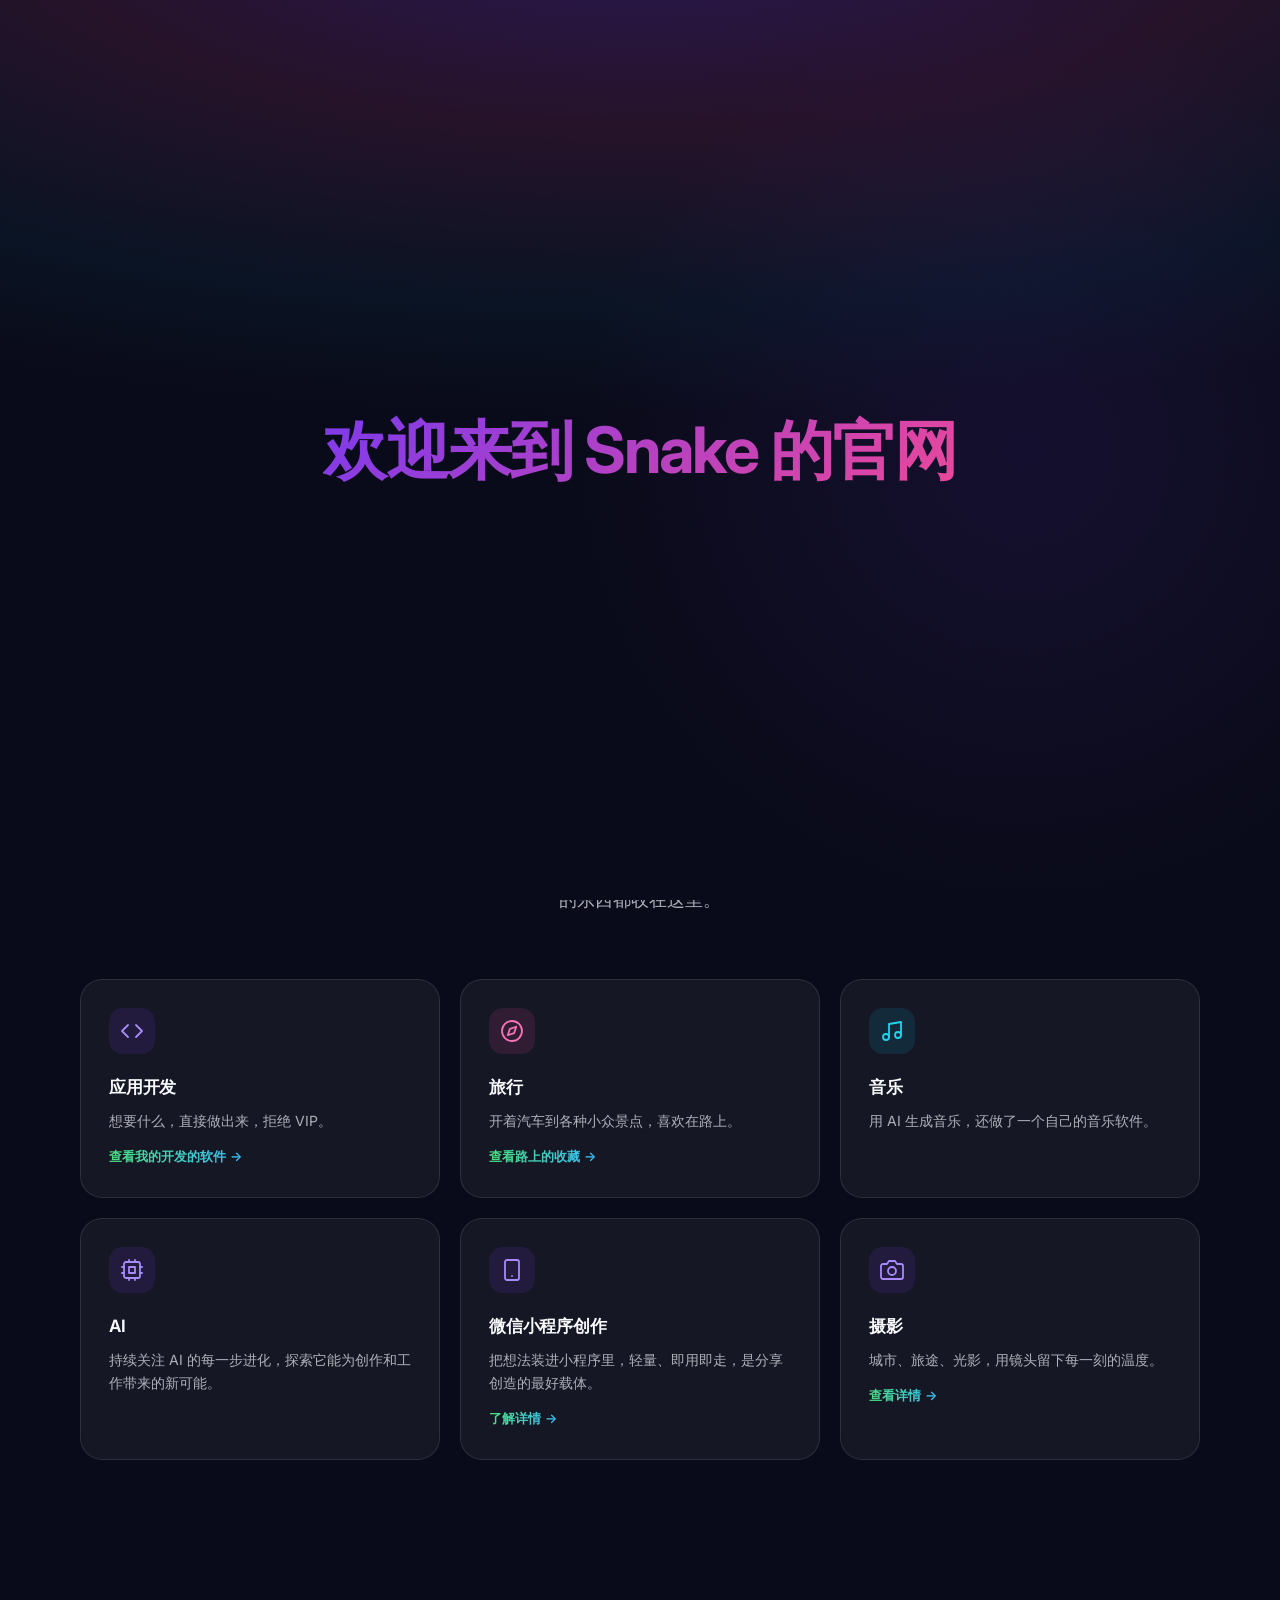
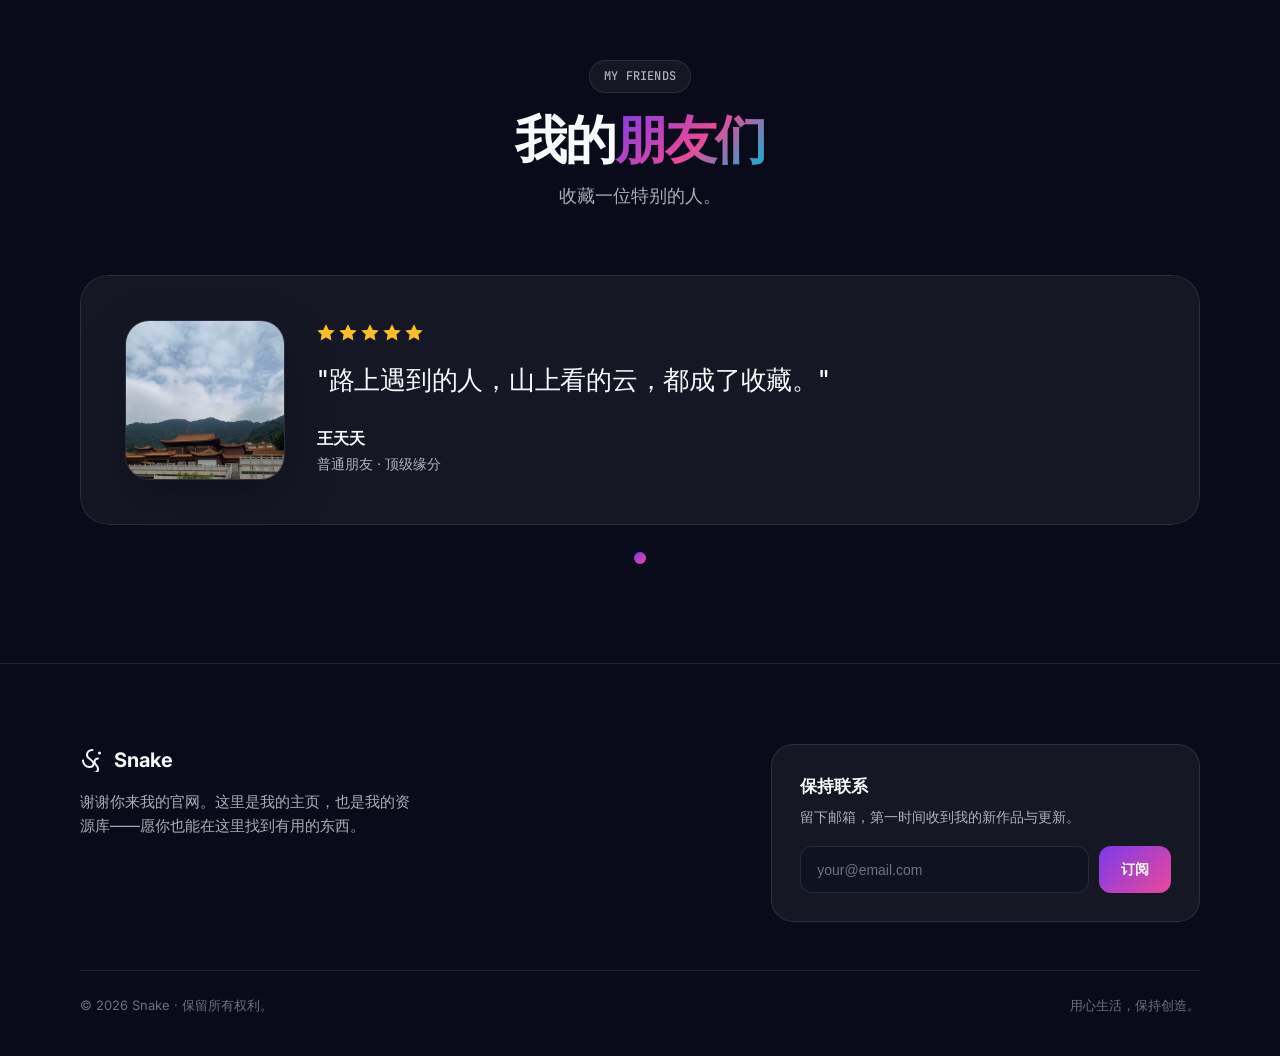
<file: index.html>
<!DOCTYPE html>
<html lang="zh-CN">
<head>
<meta charset="UTF-8">
<meta name="viewport" content="width=device-width, initial-scale=1.0">
<title>Snake · 我的主页与资源库</title>
<meta name="description" content="欢迎来到 Snake 的官网。这里是我的主页，也是我的资源库——汇集我的作品、工具与收藏。">
<link rel="preconnect" href="https://fonts.googleapis.com">
<link href="https://fonts.googleapis.com/css2?family=Inter:wght@400;500;600;700;800&family=JetBrains+Mono:wght@400;500&display=swap" rel="stylesheet">
<link rel="stylesheet" href="css/style.css">
</head>
<body>

<div class="intro-screen" id="introScreen" aria-hidden="true">
  <div class="intro-text" id="introText">欢迎来到 Snake 的官网</div>
</div>

<header class="nav" id="nav" role="banner">
  <div class="container">
    <div class="nav-inner">
      <a href="page5.html" class="nav-logo" aria-label="关于我">
        <svg width="28" height="28" viewBox="0 0 24 24" fill="none" stroke="currentColor" stroke-width="2" stroke-linecap="round" stroke-linejoin="round">
          <path d="M12.5 2c-3.5 0-5.5 2.5-5.5 5 0 2.5 2 3.5 3.5 4.5s3 2 3 4c0 2-1.5 3.5-4 3.5a6.5 6.5 0 0 1-6.5-6.5"></path>
          <path d="M18 10.5a3.5 3.5 0 0 0-3.5 3.5c0 1.5 1 2.5 2 3.5s1.5 2 1.5 3.5c0 2.5-2 4-5 4"></path>
          <circle cx="19.5" cy="5" r="1.5" fill="currentColor" stroke="none"></circle>
        </svg>
        Snake
      </a>
      <nav class="nav-links" role="navigation" aria-label="主导航">
        <a href="#" id="backToTop">回到顶部</a>
        <a href="page2.html#projects">软件下载</a>
        <a href="page10.html">Minecraft</a>
        <a href="#testimonials">朋友</a>
        <a href="#" id="contactBtn">联系我</a>
      </nav>
      <button class="icon-btn menu-toggle" id="menuBtn" aria-label="展开菜单" aria-expanded="false">
        <svg viewBox="0 0 24 24" fill="none" stroke="currentColor" stroke-width="2" stroke-linecap="round" stroke-linejoin="round"><path d="M4 6h16M4 12h16M4 18h16"></path></svg>
      </button>
    </div>
  </div>
</header>

<main>
  <section class="hero" id="hero" aria-label="主页横幅">
    <div class="container hero-grid">
      <div class="hero-content">
        <div class="section-label"><span class="mono">我的主页 · 资源库</span></div>
        <h1 class="hero-title gradient-text">Snake</h1>
        <p class="hero-subtitle">欢迎来到 Snake 的官网。这里既是我的主页，也是我的资源库——汇集我的作品、工具、收藏和一路折腾出来的好东西。</p>
        <div class="hero-actions">
          <a href="page5.html" class="btn btn-primary">了解我 <svg width="18" height="18" viewBox="0 0 24 24" fill="none" stroke="currentColor" stroke-width="2" stroke-linecap="round" stroke-linejoin="round"><path d="M5 12h14"></path><path d="m12 5 7 7-7 7"></path></svg></a>
          <button class="btn btn-secondary" id="watchBtn">看我的作品 <svg width="18" height="18" viewBox="0 0 24 24" fill="none" stroke="currentColor" stroke-width="2" stroke-linecap="round" stroke-linejoin="round"><path d="M5 5l14 7-14 7z"></path></svg></button>
        </div>
      </div>
      <div class="mockup-stage" aria-hidden="true">
        <div class="mockup-card">
          <div class="mockup-header">
            <span class="dot"></span><span class="dot"></span><span class="dot"></span>
          </div>
          <div class="mockup-body">
            <div class="mockup-left">
              <div class="mockup-kicker mono">MY SPACE / NOW</div>
              <div class="mockup-headline gradient-text">正在把热爱<br>做成作品</div>
              <div class="code-stack mono" aria-hidden="true">
                <div class="code-line"><span class="code-violet">const</span> passion = <span class="code-pink">'∞'</span>;</div>
                <div class="code-line"><span class="code-violet">while</span> (alive) {</div>
                <div class="code-line code-indent"><span class="code-cyan">create</span>(passion);</div>
                <div class="code-line code-indent"><span class="code-cyan">refine</span>();</div>
                <div class="code-line">}</div>
                <div class="code-line"><span class="code-violet">return</span> masterpiece;</div>
              </div>
            </div>
            <div class="mockup-right">
              <div class="metric">
                <div class="metric-label">今年的创作 <span class="metric-code mono">&lt;/&gt;</span></div>
                <div class="metric-value gradient-text">无数件<span class="metric-cursor" aria-hidden="true"></span></div>
                <div class="metric-bar"><div class="metric-fill"></div></div>
              </div>
            </div>
          </div>
        </div>
      </div>
    </div>
  </section>

  <section class="features" id="about" aria-labelledby="features-title">
    <div class="container">
      <div class="section-head reveal">
        <div class="section-label"><span class="mono">My Library</span></div>
        <h2 class="section-title" id="features-title">资源库里的<span class="gradient-text">收藏与热爱</span></h2>
        <p class="section-desc">这个站既是我的主页，也是我的资源库。代码、设计、文章、照片——我喜欢的东西都收在这里。</p>
      </div>
      <div class="feature-grid">
        <article class="feature-card reveal dev-card" style="transition-delay:0ms;">
          <div class="feature-icon"><svg viewBox="0 0 24 24" fill="none" stroke="currentColor" stroke-width="2" stroke-linecap="round" stroke-linejoin="round"><polyline points="16 18 22 12 16 6"></polyline><polyline points="8 6 2 12 8 18"></polyline></svg></div>
          <h3 class="feature-title">应用开发</h3>
          <p class="feature-text">想要什么，直接做出来，拒绝 VIP。</p>
          <a href="page2.html" class="dev-link">查看我的开发的软件 <span aria-hidden="true">→</span></a>
        </article>
        <article class="feature-card reveal travel-card-link" style="transition-delay:60ms;">
          <div class="feature-icon"><svg viewBox="0 0 24 24" fill="none" stroke="currentColor" stroke-width="2" stroke-linecap="round" stroke-linejoin="round"><circle cx="12" cy="12" r="10"></circle><polygon points="16.24 7.76 14.12 14.12 7.76 16.24 9.88 9.88 16.24 7.76"></polygon></svg></div>
          <h3 class="feature-title">旅行</h3>
          <p class="feature-text">开着汽车到各种小众景点，喜欢在路上。</p>
          <span class="dev-link">查看路上的收藏 <span aria-hidden="true">→</span></span>
        </article>
        <article class="feature-card reveal" style="transition-delay:120ms;">
          <div class="feature-icon"><svg viewBox="0 0 24 24" fill="none" stroke="currentColor" stroke-width="2" stroke-linecap="round" stroke-linejoin="round"><path d="M9 18V5l12-2v13"></path><circle cx="6" cy="18" r="3"></circle><circle cx="18" cy="16" r="3"></circle></svg></div>
          <h3 class="feature-title">音乐</h3>
          <p class="feature-text">用 AI 生成音乐，还做了一个自己的音乐软件。</p>
        </article>
        <article class="feature-card reveal" style="transition-delay:180ms;">
          <div class="feature-icon"><svg viewBox="0 0 24 24" fill="none" stroke="currentColor" stroke-width="2" stroke-linecap="round" stroke-linejoin="round"><rect x="4" y="4" width="16" height="16" rx="2"></rect><rect x="9" y="9" width="6" height="6"></rect><path d="M9 2v2"></path><path d="M15 2v2"></path><path d="M9 20v2"></path><path d="M15 20v2"></path><path d="M2 9h2"></path><path d="M2 15h2"></path><path d="M20 9h2"></path><path d="M20 15h2"></path></svg></div>
          <h3 class="feature-title">AI</h3>
          <p class="feature-text">持续关注 AI 的每一步进化，探索它能为创作和工作带来的新可能。</p>
        </article>
        <a href="page7.html" class="feature-card-link" style="transition-delay:240ms;">
          <article class="feature-card reveal">
            <div class="feature-icon"><svg viewBox="0 0 24 24" fill="none" stroke="currentColor" stroke-width="2" stroke-linecap="round" stroke-linejoin="round"><rect x="5" y="2" width="14" height="20" rx="2"></rect><path d="M12 18h.01"></path></svg></div>
            <h3 class="feature-title">微信小程序创作</h3>
            <p class="feature-text">把想法装进小程序里，轻量、即用即走，是分享创造的最好载体。</p>
            <span class="dev-link">了解详情 <span aria-hidden="true">→</span></span>
          </article>
        </a>
        <a href="page8.html" class="feature-card-link" style="transition-delay:300ms;">
          <article class="feature-card reveal">
            <div class="feature-icon"><svg viewBox="0 0 24 24" fill="none" stroke="currentColor" stroke-width="2" stroke-linecap="round" stroke-linejoin="round"><path d="M23 19a2 2 0 0 1-2 2H3a2 2 0 0 1-2-2V8a2 2 0 0 1 2-2h4l2-3h6l2 3h4a2 2 0 0 1 2 2z"></path><circle cx="12" cy="13" r="4"></circle></svg></div>
            <h3 class="feature-title">摄影</h3>
            <p class="feature-text">城市、旅途、光影，用镜头留下每一刻的温度。</p>
            <span class="dev-link">查看详情 <span aria-hidden="true">→</span></span>
          </article>
        </a>
      </div>
    </div>
  </section>

  <section class="testimonials" id="testimonials" aria-labelledby="testimonials-title">
    <div class="container">
      <div class="section-head reveal">
        <div class="section-label"><span class="mono">My Friends</span></div>
        <h2 class="section-title" id="testimonials-title">我的<span class="gradient-text">朋友们</span></h2>
        <p class="section-desc">收藏一位特别的人。</p>
      </div>
      <div class="carousel-wrap">
        <div class="carousel-viewport">
          <div class="carousel-track" id="track" role="list">
            <div class="testimonial-card" role="listitem">
              <img class="testimonial-avatar" src="assets/avatars/friend-1.jpg" alt="">
              <div>
                <div class="testimonial-stars" aria-label="5 星评价">
                  <svg viewBox="0 0 24 24"><path d="M12 2l3.09 6.26L22 9.27l-5 4.34 1.18 6.88L12 16.9l-6.18 3.59L7 13.61 2 9.27l6.91-1.01L12 2z"></path></svg>
                  <svg viewBox="0 0 24 24"><path d="M12 2l3.09 6.26L22 9.27l-5 4.34 1.18 6.88L12 16.9l-6.18 3.59L7 13.61 2 9.27l6.91-1.01L12 2z"></path></svg>
                  <svg viewBox="0 0 24 24"><path d="M12 2l3.09 6.26L22 9.27l-5 4.34 1.18 6.88L12 16.9l-6.18 3.59L7 13.61 2 9.27l6.91-1.01L12 2z"></path></svg>
                  <svg viewBox="0 0 24 24"><path d="M12 2l3.09 6.26L22 9.27l-5 4.34 1.18 6.88L12 16.9l-6.18 3.59L7 13.61 2 9.27l6.91-1.01L12 2z"></path></svg>
                  <svg viewBox="0 0 24 24"><path d="M12 2l3.09 6.26L22 9.27l-5 4.34 1.18 6.88L12 16.9l-6.18 3.59L7 13.61 2 9.27l6.91-1.01L12 2z"></path></svg>
                </div>
                <blockquote class="testimonial-quote">"路上遇到的人，山上看的云，都成了收藏。"</blockquote>
                <div class="testimonial-name">王天天</div>
                <div class="testimonial-role">普通朋友 · 顶级缘分</div>
              </div>
            </div>
          </div>
        </div>
        <div class="carousel-dots" id="dots" aria-hidden="true"></div>
      </div>
    </div>
  </section>
</main>

<footer class="footer" id="subscribe" aria-label="页脚">
  <div class="container">
    <div class="footer-grid">
      <div>
        <div class="footer-brand">
          <svg width="24" height="24" viewBox="0 0 24 24" fill="none" stroke="currentColor" stroke-width="2" stroke-linecap="round" stroke-linejoin="round">
            <path d="M12.5 2c-3.5 0-5.5 2.5-5.5 5 0 2.5 2 3.5 3.5 4.5s3 2 3 4c0 2-1.5 3.5-4 3.5a6.5 6.5 0 0 1-6.5-6.5"></path>
            <path d="M18 10.5a3.5 3.5 0 0 0-3.5 3.5c0 1.5 1 2.5 2 3.5s1.5 2 1.5 3.5c0 2.5-2 4-5 4"></path>
            <circle cx="19.5" cy="5" r="1.5" fill="currentColor" stroke="none"></circle>
          </svg>
          Snake
        </div>
        <p class="footer-copy">谢谢你来我的官网。这里是我的主页，也是我的资源库——愿你也能在这里找到有用的东西。</p>
      </div>
      <div class="subscribe">
        <div class="subscribe-title">保持联系</div>
        <div class="subscribe-desc">留下邮箱，第一时间收到我的新作品与更新。</div>
        <form class="subscribe-form" id="subForm" novalidate>
          <input class="subscribe-input" type="email" placeholder="your@email.com" aria-label="邮箱地址" required>
          <button class="subscribe-btn" type="submit" id="subBtn">
            <span>订阅</span>
          </button>
        </form>
      </div>
    </div>
    <div class="footer-legal">
      <span>&copy; 2026 Snake · 保留所有权利。</span>
      <span>用心生活，保持创造。</span>
    </div>
  </div>
</footer>

<div class="toast" id="toast" role="status" aria-live="polite">
  <div class="toast-inner">
    <svg viewBox="0 0 24 24" fill="none" stroke="currentColor" stroke-width="2" stroke-linecap="round" stroke-linejoin="round"><path d="M20 6 9 17l-5-5"></path></svg>
    <span id="toastMsg">订阅成功，感谢关注。</span>
  </div>
</div>

<div class="details-modal" id="contactModal" role="dialog" aria-modal="true" aria-labelledby="contactTitle" aria-hidden="true">
  <div class="details-modal-backdrop" data-close-contact></div>
  <div class="details-modal-panel" style="max-width: 460px; text-align: center;">
    <button type="button" class="details-modal-close" data-close-contact aria-label="关闭">
      <svg width="22" height="22" viewBox="0 0 24 24" fill="none" stroke="currentColor" stroke-width="2" stroke-linecap="round" stroke-linejoin="round"><path d="M18 6 6 18"></path><path d="M6 6l12 12"></path></svg>
    </button>
    <div class="details-modal-header" style="border-bottom: none; margin-bottom: 0; padding-bottom: 0;">
      <h2 class="details-modal-title" id="contactTitle">联系我</h2>
      <p class="details-modal-subtitle">扫码添加微信</p>
    </div>
    <div class="details-modal-body" style="padding-top: 20px;">
      <img src="assets/images/wechat-qr.jpg" alt="微信二维码" style="max-width: 100%; border-radius: 18px; border: 1px solid var(--hairline); display: block; margin: 0 auto;">
    </div>
  </div>
</div>

<noscript>
  <style>.intro-screen { display: none; } .reveal, .hero-content > *, .mockup-stage { opacity: 1; transform: none; }</style>
</noscript>

<script src="js/main.js" defer></script>
</body>
</html>
</file>
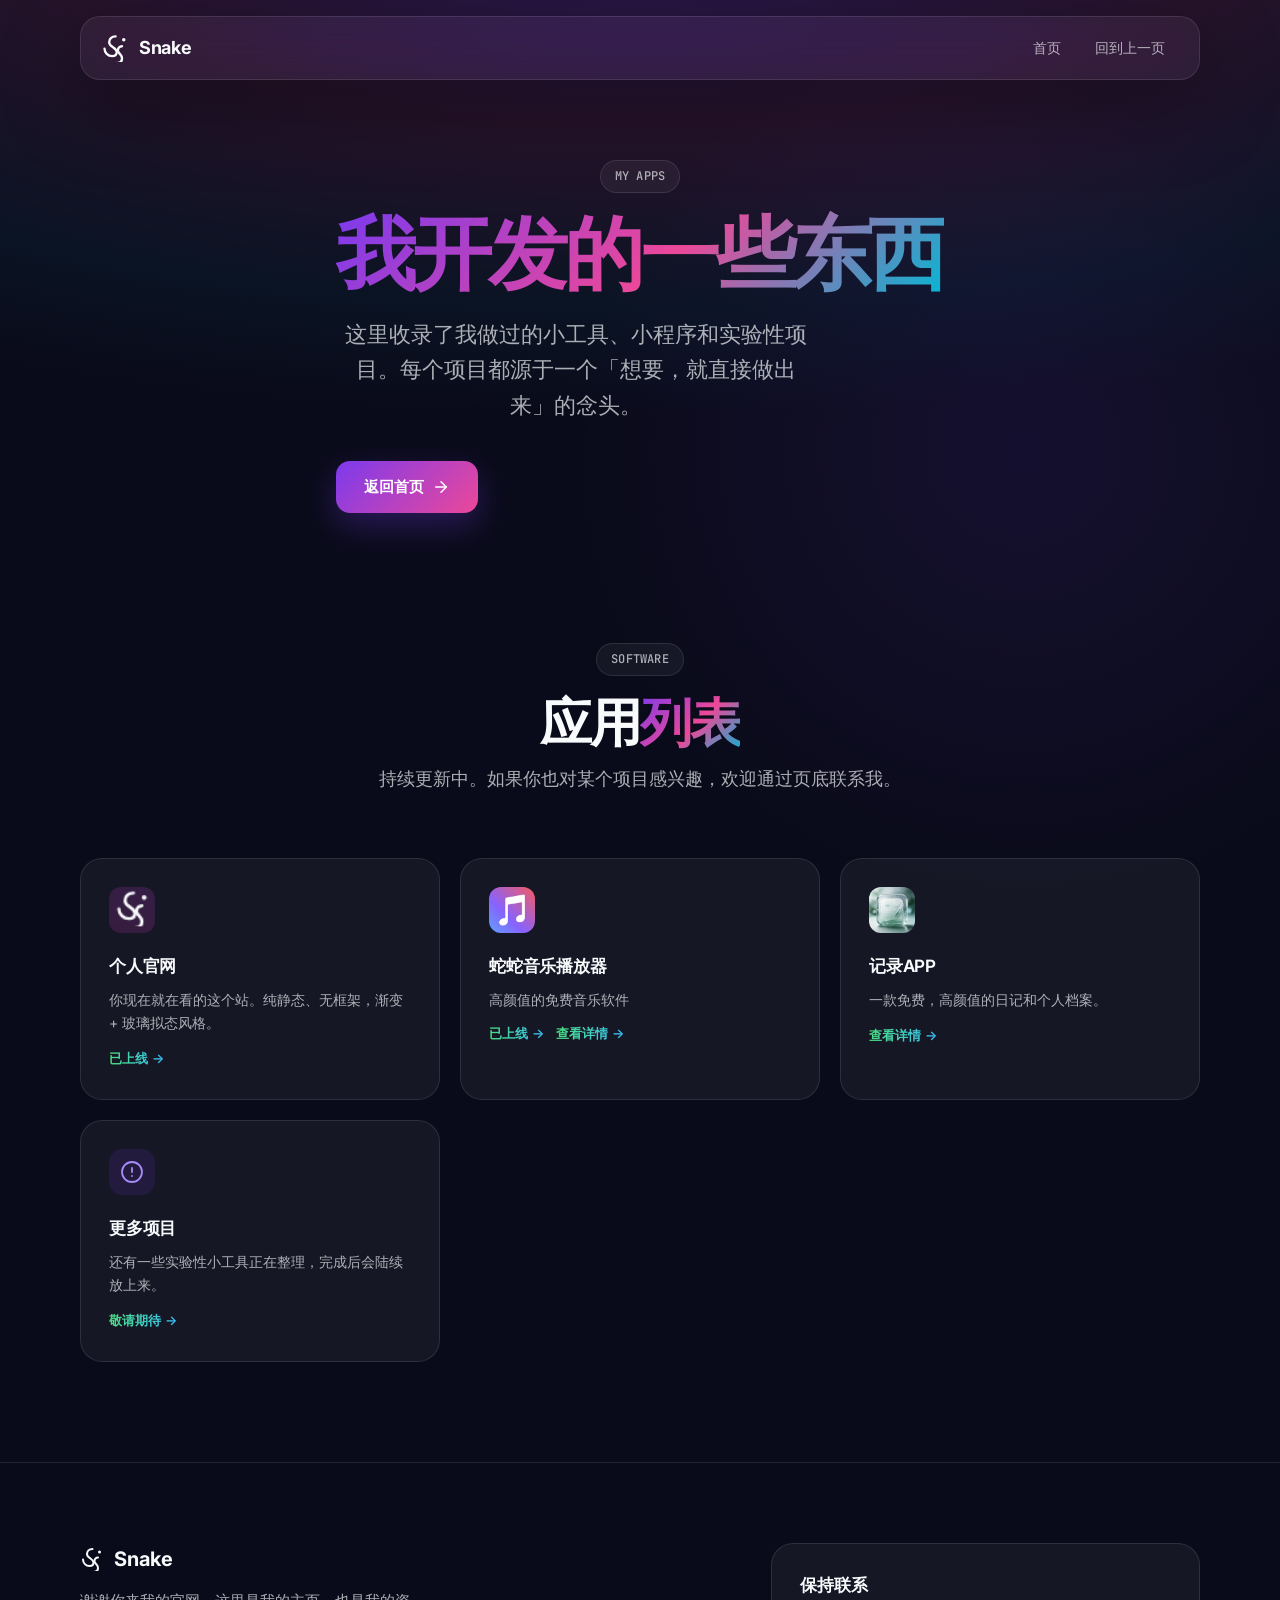
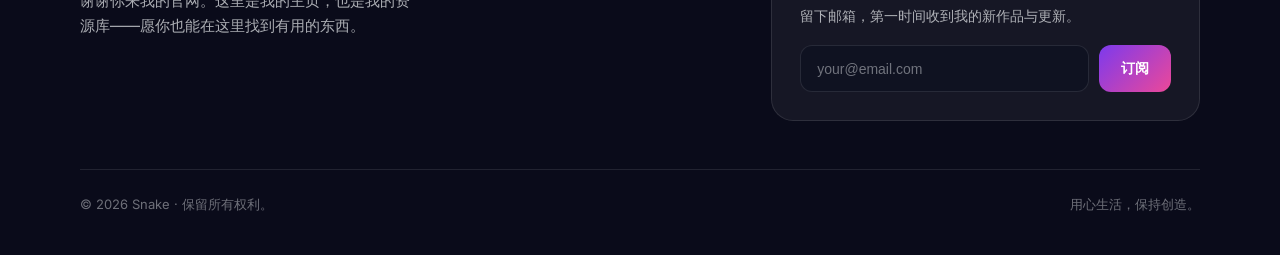
<file: page2.html>
<!DOCTYPE html>
<html lang="zh-CN">
<head>
<meta charset="UTF-8">
<meta name="viewport" content="width=device-width, initial-scale=1.0">
<title>Snake · 我的软件</title>
<meta name="description" content="Snake 开发的应用与软件作品。">
<link rel="preconnect" href="https://fonts.googleapis.com">
<link href="https://fonts.googleapis.com/css2?family=Inter:wght@400;500;600;700;800&family=JetBrains+Mono:wght@400;500&display=swap" rel="stylesheet">
<link rel="stylesheet" href="css/style.css">
</head>
<body>

<header class="nav" id="nav" role="banner">
  <div class="container">
    <div class="nav-inner">
      <a href="index.html" class="nav-logo" aria-label="返回首页">
        <svg width="28" height="28" viewBox="0 0 24 24" fill="none" stroke="currentColor" stroke-width="2" stroke-linecap="round" stroke-linejoin="round">
          <path d="M12.5 2c-3.5 0-5.5 2.5-5.5 5 0 2.5 2 3.5 3.5 4.5s3 2 3 4c0 2-1.5 3.5-4 3.5a6.5 6.5 0 0 1-6.5-6.5"></path>
          <path d="M18 10.5a3.5 3.5 0 0 0-3.5 3.5c0 1.5 1 2.5 2 3.5s1.5 2 1.5 3.5c0 2.5-2 4-5 4"></path>
          <circle cx="19.5" cy="5" r="1.5" fill="currentColor" stroke="none"></circle>
        </svg>
        Snake
      </a>
      <nav class="nav-links" role="navigation" aria-label="主导航">
        <a href="index.html">首页</a>
        <a href="index.html">回到上一页</a>
      </nav>
      <button class="icon-btn menu-toggle" id="menuBtn" aria-label="展开菜单" aria-expanded="false">
        <svg viewBox="0 0 24 24" fill="none" stroke="currentColor" stroke-width="2" stroke-linecap="round" stroke-linejoin="round"><path d="M4 6h16M4 12h16M4 18h16"></path></svg>
      </button>
    </div>
  </div>
</header>

<main>
  <section class="hero page2-hero" id="apps" aria-label="软件作品">
    <div class="container hero-grid page-hero-grid">
      <div class="hero-content">
        <div class="section-label"><span class="mono">My Apps</span></div>
        <h1 class="hero-title page-hero-title gradient-text">我开发的一些东西</h1>
        <p class="hero-subtitle">这里收录了我做过的小工具、小程序和实验性项目。每个项目都源于一个「想要，就直接做出来」的念头。</p>
        <div class="hero-actions">
          <a href="index.html" class="btn btn-primary">返回首页 <svg width="18" height="18" viewBox="0 0 24 24" fill="none" stroke="currentColor" stroke-width="2" stroke-linecap="round" stroke-linejoin="round"><path d="M5 12h14"></path><path d="m12 5 7 7-7 7"></path></svg></a>
        </div>
      </div>
    </div>
  </section>

  <section class="features page2-features" id="projects" aria-labelledby="projects-title">
    <div class="container">
      <div class="section-head reveal">
        <div class="section-label"><span class="mono">Software</span></div>
        <h2 class="section-title" id="projects-title">应用<span class="gradient-text">列表</span></h2>
        <p class="section-desc">持续更新中。如果你也对某个项目感兴趣，欢迎通过页底联系我。</p>
      </div>
      <div class="feature-grid">
        <article class="feature-card reveal" style="transition-delay:0ms;">
          <div class="feature-icon"><img src="assets/icons/official-site.png" alt="个人官网" width="46" height="46"></div>
          <h3 class="feature-title">个人官网</h3>
          <p class="feature-text">你现在就在看的这个站。纯静态、无框架，渐变 + 玻璃拟态风格。</p>
          <span class="dev-link">已上线 <span aria-hidden="true">→</span></span>
        </article>
        <a href="page3.html" class="feature-card reveal" style="transition-delay:60ms; text-decoration:none;">
          <div class="feature-icon"><img src="assets/icons/snake-music.png" alt="蛇蛇音乐播放器" width="46" height="46"></div>
          <h3 class="feature-title">蛇蛇音乐播放器</h3>
          <p class="feature-text">高颜值的免费音乐软件</p>
          <div style="display:flex;align-items:center;gap:12px;margin-top:12px;flex-wrap:wrap;">
            <span class="dev-link" style="margin-top:0;">已上线 <span aria-hidden="true">→</span></span>
            <span class="dev-link" style="margin-top:0;">查看详情 <span aria-hidden="true">→</span></span>
          </div>
        </a>
        <a href="page4.html" class="feature-card reveal" style="transition-delay:120ms; text-decoration:none;">
          <div class="feature-icon"><img src="assets/icons/doubao-diary.png" alt="记录APP" width="46" height="46"></div>
          <h3 class="feature-title">记录APP</h3>
          <p class="feature-text">一款免费，高颜值的日记和个人档案。</p>
          <span class="dev-link">查看详情 <span aria-hidden="true">→</span></span>
        </a>
        <article class="feature-card reveal" style="transition-delay:180ms;">
          <div class="feature-icon"><svg viewBox="0 0 24 24" fill="none" stroke="currentColor" stroke-width="2" stroke-linecap="round" stroke-linejoin="round"><circle cx="12" cy="12" r="10"></circle><line x1="12" y1="8" x2="12" y2="12"></line><line x1="12" y1="16" x2="12.01" y2="16"></line></svg></div>
          <h3 class="feature-title">更多项目</h3>
          <p class="feature-text">还有一些实验性小工具正在整理，完成后会陆续放上来。</p>
          <span class="dev-link">敬请期待 <span aria-hidden="true">→</span></span>
        </article>
      </div>
    </div>
  </section>
</main>

<footer class="footer" id="subscribe" aria-label="页脚">
  <div class="container">
    <div class="footer-grid">
      <div>
        <div class="footer-brand">
          <svg width="24" height="24" viewBox="0 0 24 24" fill="none" stroke="currentColor" stroke-width="2" stroke-linecap="round" stroke-linejoin="round">
            <path d="M12.5 2c-3.5 0-5.5 2.5-5.5 5 0 2.5 2 3.5 3.5 4.5s3 2 3 4c0 2-1.5 3.5-4 3.5a6.5 6.5 0 0 1-6.5-6.5"></path>
            <path d="M18 10.5a3.5 3.5 0 0 0-3.5 3.5c0 1.5 1 2.5 2 3.5s1.5 2 1.5 3.5c0 2.5-2 4-5 4"></path>
            <circle cx="19.5" cy="5" r="1.5" fill="currentColor" stroke="none"></circle>
          </svg>
          Snake
        </div>
        <p class="footer-copy">谢谢你来我的官网。这里是我的主页，也是我的资源库——愿你也能在这里找到有用的东西。</p>
      </div>
      <div class="subscribe">
        <div class="subscribe-title">保持联系</div>
        <div class="subscribe-desc">留下邮箱，第一时间收到我的新作品与更新。</div>
        <form class="subscribe-form" id="subForm" novalidate>
          <input class="subscribe-input" type="email" placeholder="your@email.com" aria-label="邮箱地址" required>
          <button class="subscribe-btn" type="submit" id="subBtn">
            <span>订阅</span>
          </button>
        </form>
      </div>
    </div>
    <div class="footer-legal">
      <span>&copy; 2026 Snake · 保留所有权利。</span>
      <span>用心生活，保持创造。</span>
    </div>
  </div>
</footer>

<div class="toast" id="toast" role="status" aria-live="polite">
  <div class="toast-inner">
    <svg viewBox="0 0 24 24" fill="none" stroke="currentColor" stroke-width="2" stroke-linecap="round" stroke-linejoin="round"><path d="M20 6 9 17l-5-5"></path></svg>
    <span id="toastMsg">订阅成功，感谢关注。</span>
  </div>
</div>

<noscript>
  <style>.intro-screen { display: none; } .reveal, .hero-content > *, .mockup-stage { opacity: 1; transform: none; }</style>
</noscript>

<script src="js/main.js" defer></script>
<script>
(function() {
  'use strict';
  document.querySelectorAll('a[href="index.html"], a[href^="index.html#"]').forEach(function(link) {
    link.addEventListener('click', function() {
      sessionStorage.setItem('snake-skip-intro', '1');
    });
  });
})();
</script>
</body>
</html>
</file>
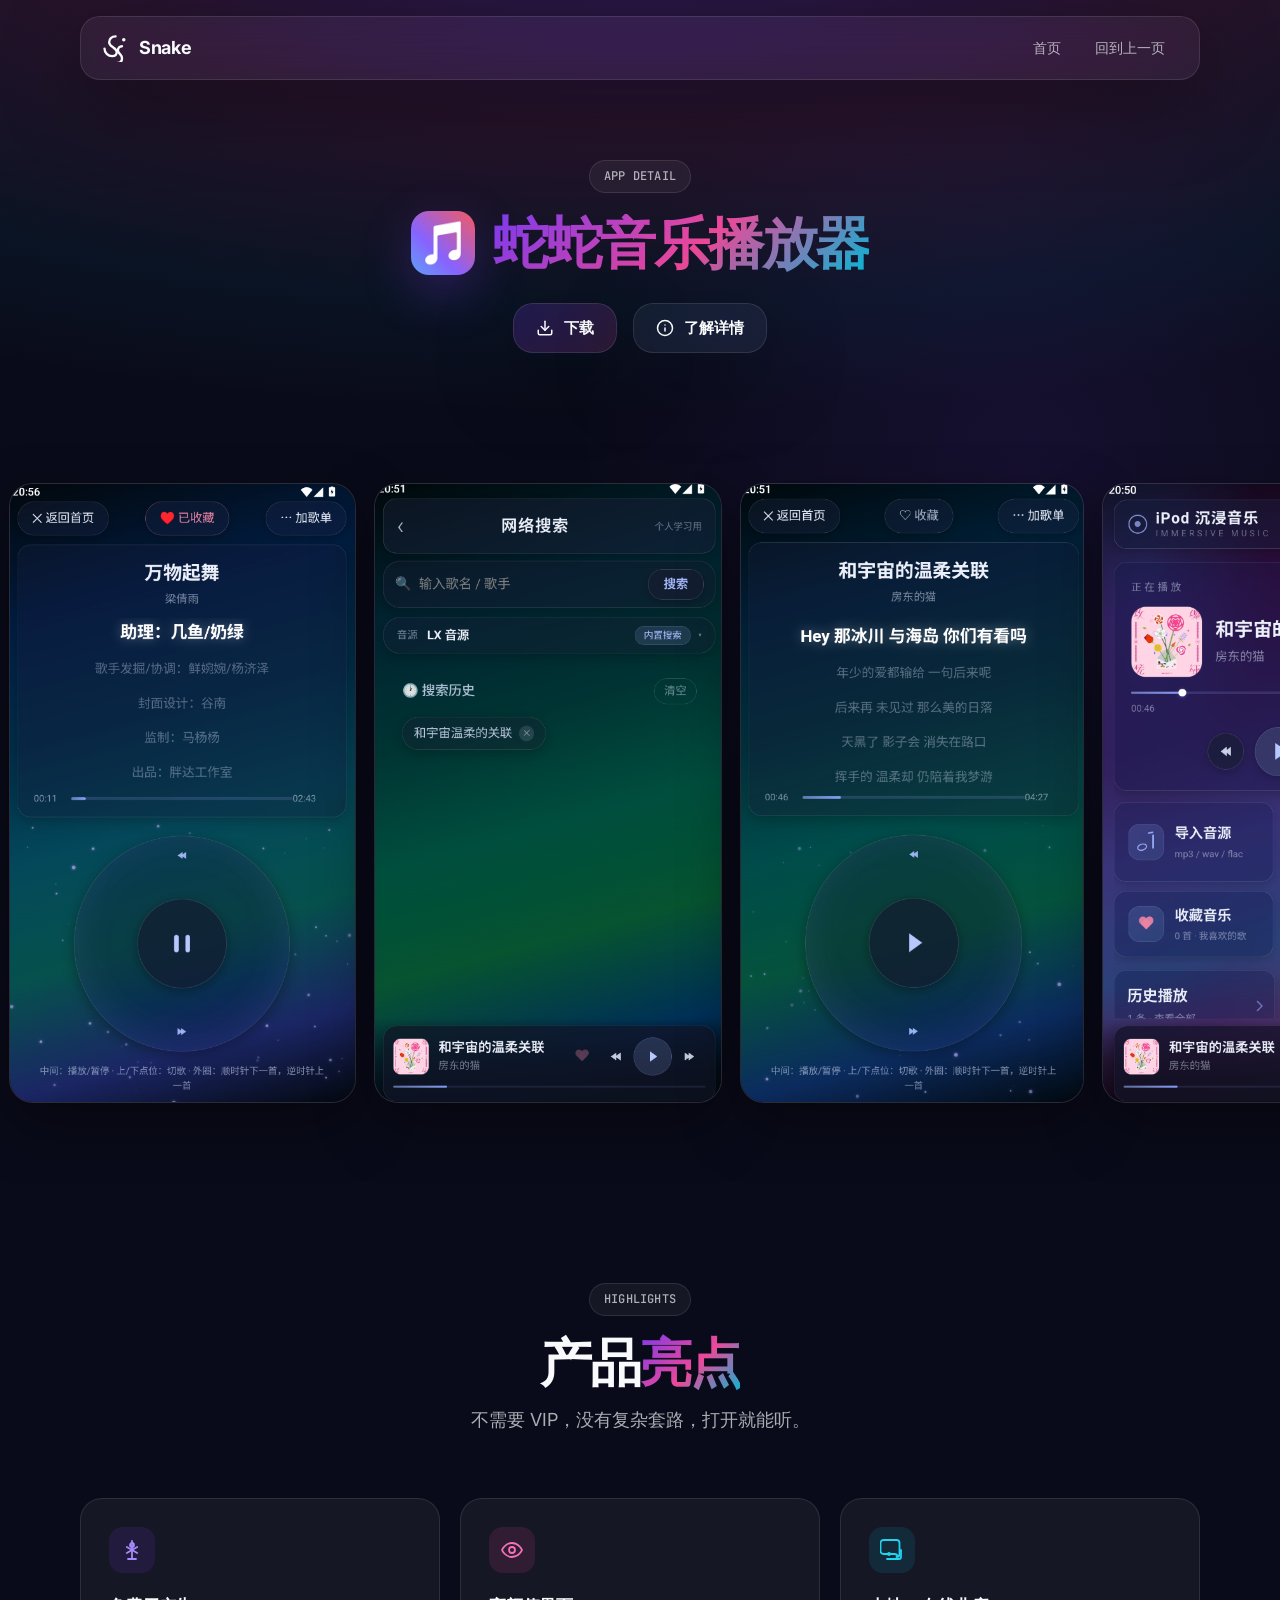
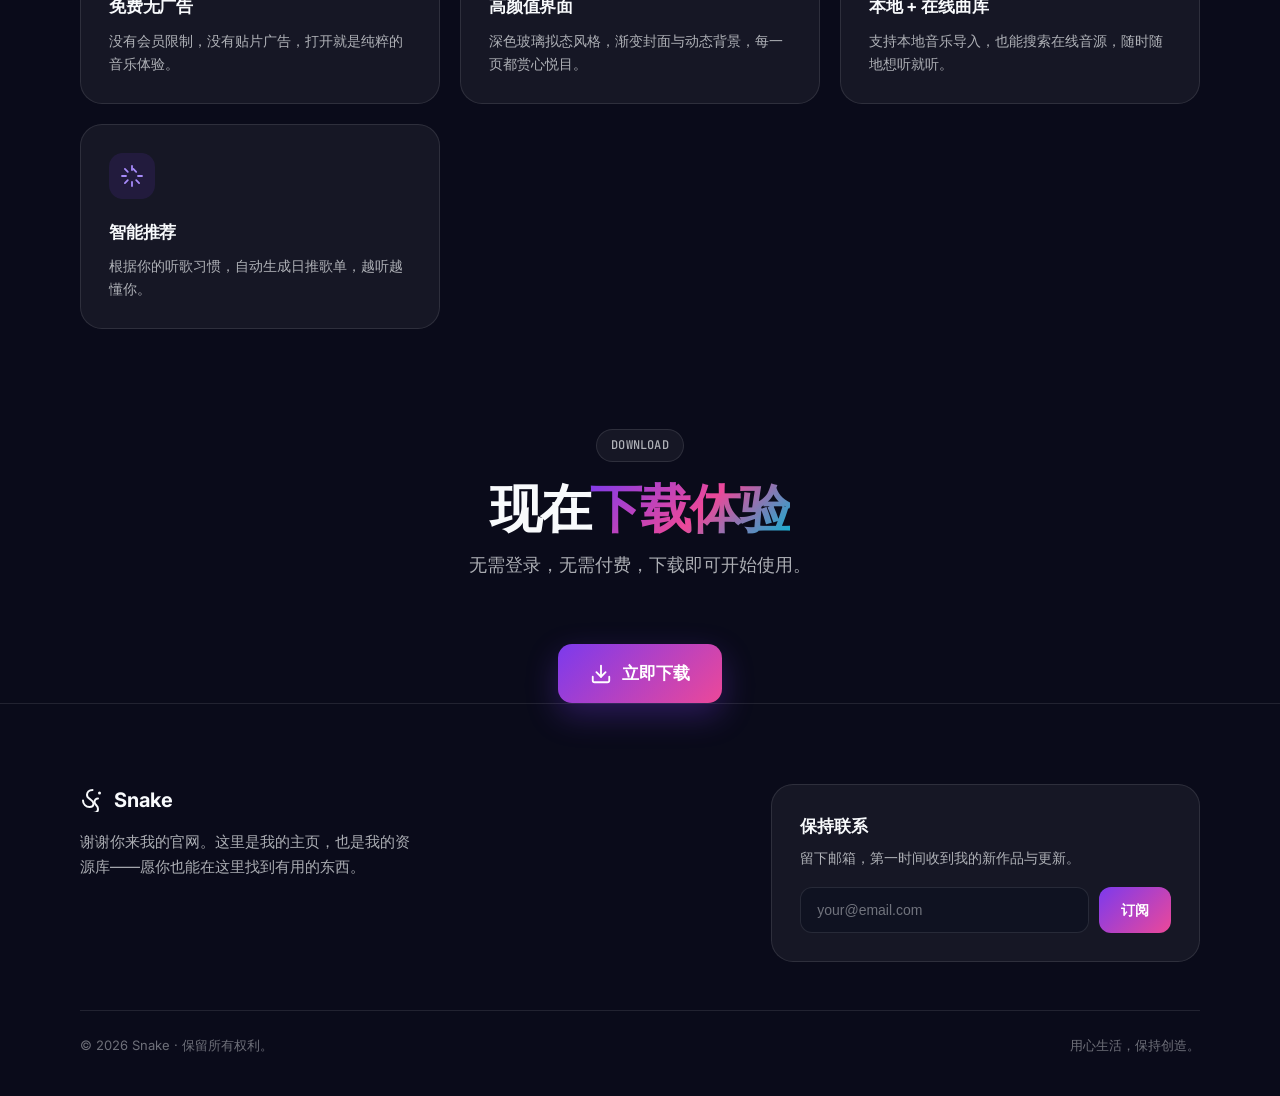
<file: page3.html>
<!DOCTYPE html>
<html lang="zh-CN">
<head>
<meta charset="UTF-8">
<meta name="viewport" content="width=device-width, initial-scale=1.0">
<title>Snake · 蛇蛇音乐播放器</title>
<meta name="description" content="蛇蛇音乐播放器 —— 高颜值的免费音乐软件。">
<link rel="preconnect" href="https://fonts.googleapis.com">
<link href="https://fonts.googleapis.com/css2?family=Inter:wght@400;500;600;700;800&family=JetBrains+Mono:wght@400;500&display=swap" rel="stylesheet">
<link rel="stylesheet" href="css/style.css">
</head>
<body>

<header class="nav" id="nav" role="banner">
  <div class="container">
    <div class="nav-inner">
      <a href="index.html" class="nav-logo" aria-label="返回首页">
        <svg width="28" height="28" viewBox="0 0 24 24" fill="none" stroke="currentColor" stroke-width="2" stroke-linecap="round" stroke-linejoin="round">
          <path d="M12.5 2c-3.5 0-5.5 2.5-5.5 5 0 2.5 2 3.5 3.5 4.5s3 2 3 4c0 2-1.5 3.5-4 3.5a6.5 6.5 0 0 1-6.5-6.5"></path>
          <path d="M18 10.5a3.5 3.5 0 0 0-3.5 3.5c0 1.5 1 2.5 2 3.5s1.5 2 1.5 3.5c0 2.5-2 4-5 4"></path>
          <circle cx="19.5" cy="5" r="1.5" fill="currentColor" stroke="none"></circle>
        </svg>
        Snake
      </a>
      <nav class="nav-links" role="navigation" aria-label="主导航">
        <a href="index.html">首页</a>
        <a href="page2.html">回到上一页</a>
      </nav>
      <button class="icon-btn menu-toggle" id="menuBtn" aria-label="展开菜单" aria-expanded="false">
        <svg viewBox="0 0 24 24" fill="none" stroke="currentColor" stroke-width="2" stroke-linecap="round" stroke-linejoin="round"><path d="M4 6h16M4 12h16M4 18h16"></path></svg>
      </button>
    </div>
  </div>
</header>

<main>
  <section class="hero" id="app-detail" aria-label="蛇蛇音乐播放器">
    <div class="container hero-grid page-hero-grid">
      <div class="hero-content">
        <div class="section-label"><span class="mono">App Detail</span></div>
        <div class="app-title-row">
          <img class="app-title-icon" src="assets/icons/snake-music.png" alt="蛇蛇音乐播放器" width="64" height="64">
          <h1 class="app-title-name gradient-text">蛇蛇音乐播放器</h1>
        </div>
        <div class="app-hero-actions">
          <a href="#download-cta" class="liquid-glass-btn liquid-glass-btn-primary">
            <svg width="18" height="18" viewBox="0 0 24 24" fill="none" stroke="currentColor" stroke-width="2" stroke-linecap="round" stroke-linejoin="round"><path d="M21 15v4a2 2 0 0 1-2 2H5a2 2 0 0 1-2-2v-4"></path><polyline points="7 10 12 15 17 10"></polyline><line x1="12" y1="15" x2="12" y2="3"></line></svg>
            <span>下载</span>
          </a>
          <button type="button" class="liquid-glass-btn" id="learnMoreBtn" aria-haspopup="dialog" aria-expanded="false" aria-controls="appDetailsModal">
            <svg width="18" height="18" viewBox="0 0 24 24" fill="none" stroke="currentColor" stroke-width="2" stroke-linecap="round" stroke-linejoin="round"><circle cx="12" cy="12" r="10"></circle><path d="M12 16v-4"></path><path d="M12 8h.01"></path></svg>
            <span>了解详情</span>
          </button>
        </div>
      </div>
    </div>
  </section>

  <section class="screenshot-marquee" aria-label="应用截图">
    <div class="marquee-track">
      <div class="marquee-group">
        <img src="assets/screenshots/music-1.png" alt="截图1">
        <img src="assets/screenshots/music-3.png" alt="截图3">
        <img src="assets/screenshots/music-4.png" alt="截图4">
        <img src="assets/screenshots/music-5.png" alt="截图5">
        <img src="assets/screenshots/music-6.png" alt="截图6">
        <img src="assets/screenshots/music-7.png" alt="截图7">
        <img src="assets/screenshots/music-8.png" alt="截图8">
      </div>
      <div class="marquee-group" aria-hidden="true">
        <img src="assets/screenshots/music-1.png" alt="">
        <img src="assets/screenshots/music-3.png" alt="">
        <img src="assets/screenshots/music-4.png" alt="">
        <img src="assets/screenshots/music-5.png" alt="">
        <img src="assets/screenshots/music-6.png" alt="">
        <img src="assets/screenshots/music-7.png" alt="">
        <img src="assets/screenshots/music-8.png" alt="">
      </div>
    </div>
  </section>

  <section class="features" id="highlights" aria-labelledby="highlights-title">
    <div class="container">
      <div class="section-head reveal">
        <div class="section-label"><span class="mono">Highlights</span></div>
        <h2 class="section-title" id="highlights-title">产品<span class="gradient-text">亮点</span></h2>
        <p class="section-desc">不需要 VIP，没有复杂套路，打开就能听。</p>
      </div>
      <div class="feature-grid">
        <article class="feature-card reveal" style="transition-delay:0ms;">
          <div class="feature-icon"><svg viewBox="0 0 24 24" fill="none" stroke="currentColor" stroke-width="2" stroke-linecap="round" stroke-linejoin="round"><path d="M12 3v18"></path><path d="M8 21h8"></path><path d="M6.8 9l10.4 6"></path><path d="M17.2 9 6.8 15"></path><circle cx="12" cy="7" r="2"></circle></svg></div>
          <h3 class="feature-title">免费无广告</h3>
          <p class="feature-text">没有会员限制，没有贴片广告，打开就是纯粹的音乐体验。</p>
        </article>
        <article class="feature-card reveal" style="transition-delay:60ms;">
          <div class="feature-icon"><svg viewBox="0 0 24 24" fill="none" stroke="currentColor" stroke-width="2" stroke-linecap="round" stroke-linejoin="round"><path d="M2 12s3-7 10-7 10 7 10 7-3 7-10 7-10-7-10-7Z"></path><circle cx="12" cy="12" r="3"></circle></svg></div>
          <h3 class="feature-title">高颜值界面</h3>
          <p class="feature-text">深色玻璃拟态风格，渐变封面与动态背景，每一页都赏心悦目。</p>
        </article>
        <article class="feature-card reveal" style="transition-delay:120ms;">
          <div class="feature-icon"><svg viewBox="0 0 24 24" fill="none" stroke="currentColor" stroke-width="2" stroke-linecap="round" stroke-linejoin="round"><path d="M17.5 19c0-1.7-1.3-3-3-3h-11a3 3 0 0 1-3-3V5a3 3 0 0 1 3-3h13a3 3 0 0 1 3 3v11a3 3 0 0 1-3 3Z"></path><path d="M21 12v7a2 2 0 0 1-2 2H7"></path><circle cx="9" cy="16" r="1"></circle></svg></div>
          <h3 class="feature-title">本地 + 在线曲库</h3>
          <p class="feature-text">支持本地音乐导入，也能搜索在线音源，随时随地想听就听。</p>
        </article>
        <article class="feature-card reveal" style="transition-delay:180ms;">
          <div class="feature-icon"><svg viewBox="0 0 24 24" fill="none" stroke="currentColor" stroke-width="2" stroke-linecap="round" stroke-linejoin="round"><path d="M12 2v4"></path><path d="m16.2 7.8-2.9-2.9"></path><path d="M18 12h4"></path><path d="m16.2 16.2 2.9 2.9"></path><path d="M12 18v4"></path><path d="m4.9 19.1 2.9-2.9"></path><path d="M2 12h4"></path><path d="m4.9 4.9 2.9 2.9"></path></svg></div>
          <h3 class="feature-title">智能推荐</h3>
          <p class="feature-text">根据你的听歌习惯，自动生成日推歌单，越听越懂你。</p>
        </article>
      </div>
    </div>
  </section>

  <section class="download-cta" id="download-cta" aria-label="下载">
    <div class="container" style="text-align:center;">
      <div class="section-head reveal">
        <div class="section-label"><span class="mono">Download</span></div>
        <h2 class="section-title">现在<span class="gradient-text">下载体验</span></h2>
        <p class="section-desc">无需登录，无需付费，下载即可开始使用。</p>
      </div>
      <a href="https://share.feijipan.com/s/Ob82k65O" target="_blank" rel="noopener noreferrer" class="btn btn-primary" style="display:inline-flex;align-items:center;gap:10px;padding:16px 32px;font-size:17px;">
        <svg width="22" height="22" viewBox="0 0 24 24" fill="none" stroke="currentColor" stroke-width="2" stroke-linecap="round" stroke-linejoin="round"><path d="M21 15v4a2 2 0 0 1-2 2H5a2 2 0 0 1-2-2v-4"></path><polyline points="7 10 12 15 17 10"></polyline><line x1="12" y1="15" x2="12" y2="3"></line></svg>
        <span>立即下载</span>
      </a>
    </div>
  </section>
</main>

<footer class="footer" id="subscribe-footer" aria-label="页脚">
  <div class="container">
    <div class="footer-grid">
      <div>
        <div class="footer-brand">
          <svg width="24" height="24" viewBox="0 0 24 24" fill="none" stroke="currentColor" stroke-width="2" stroke-linecap="round" stroke-linejoin="round">
            <path d="M12.5 2c-3.5 0-5.5 2.5-5.5 5 0 2.5 2 3.5 3.5 4.5s3 2 3 4c0 2-1.5 3.5-4 3.5a6.5 6.5 0 0 1-6.5-6.5"></path>
            <path d="M18 10.5a3.5 3.5 0 0 0-3.5 3.5c0 1.5 1 2.5 2 3.5s1.5 2 1.5 3.5c0 2.5-2 4-5 4"></path>
            <circle cx="19.5" cy="5" r="1.5" fill="currentColor" stroke="none"></circle>
          </svg>
          Snake
        </div>
        <p class="footer-copy">谢谢你来我的官网。这里是我的主页，也是我的资源库——愿你也能在这里找到有用的东西。</p>
      </div>
      <div class="subscribe">
        <div class="subscribe-title">保持联系</div>
        <div class="subscribe-desc">留下邮箱，第一时间收到我的新作品与更新。</div>
        <form class="subscribe-form" id="subForm" novalidate>
          <input class="subscribe-input" type="email" placeholder="your@email.com" aria-label="邮箱地址" required>
          <button class="subscribe-btn" type="submit" id="subBtn">
            <span>订阅</span>
          </button>
        </form>
      </div>
    </div>
    <div class="footer-legal">
      <span>&copy; 2026 Snake · 保留所有权利。</span>
      <span>用心生活，保持创造。</span>
    </div>
  </div>
</footer>

<div class="toast" id="toast" role="status" aria-live="polite">
  <div class="toast-inner">
    <svg viewBox="0 0 24 24" fill="none" stroke="currentColor" stroke-width="2" stroke-linecap="round" stroke-linejoin="round"><path d="M20 6 9 17l-5-5"></path></svg>
    <span id="toastMsg">订阅成功，感谢关注。</span>
  </div>
</div>

<div class="details-modal" id="appDetailsModal" role="dialog" aria-modal="true" aria-labelledby="detailsTitle" aria-hidden="true">
  <div class="details-modal-backdrop" data-close-modal></div>
  <div class="details-modal-panel">
    <button type="button" class="details-modal-close" data-close-modal aria-label="关闭">
      <svg width="22" height="22" viewBox="0 0 24 24" fill="none" stroke="currentColor" stroke-width="2" stroke-linecap="round" stroke-linejoin="round"><path d="M18 6 6 18"></path><path d="M6 6l12 12"></path></svg>
    </button>
    <div class="details-modal-header">
      <h2 class="details-modal-title" id="detailsTitle">了解蛇蛇音乐播放器</h2>
      <p class="details-modal-subtitle">免费 · 高颜值 · 零广告</p>
    </div>
    <div class="details-modal-body">
      <p>厌烦了主流音乐软件的会员限制、弹窗广告和臃肿界面？这款音乐软件主打全程免费、高颜值 UI、极致细节体验，摒弃所有冗余套路，只为带给用户纯粹、流畅的沉浸式听歌体验。</p>
      <p><strong>全曲免费畅听，无任何付费门槛。</strong>软件覆盖海量全品类曲库，包含华语、欧美、日韩、小众独立、经典老歌、纯音乐等各类曲目，热门金曲、影视原声一键即可播放。无需开通会员、无需付费解锁、无试听限额，全程零广告、零推送、零营销打扰，彻底告别听歌付费的烦恼，随时随地干净畅听。</p>
      <p><strong>绝美极简 UI，颜值与质感兼具。</strong>告别杂乱臃肿的传统界面，软件采用高级简约的设计风格，配色治愈、排版规整、留白舒适，整体观感干净高级。支持多主题、日夜模式随心切换，歌词页面、播放控件、个人主页均精心打磨，动画过渡丝滑流畅，交互细腻不生硬，让听歌不仅是听觉享受，更是舒适的视觉体验。</p>
      <p><strong>细节全面拉满，适配全场景听歌。</strong>深耕用户听歌场景，搭载超多实用细节功能。支持精准同步歌词、自定义歌词样式、无损音质、音效调节、倍速播放、离线缓存、定时关闭等功能，完美适配通勤、学习、休憩等多种场景。软件操作简单易懂，新手零学习成本，且占用内存低、运行流畅，不卡顿、不闪退，使用体验稳定舒心。</p>
      <p>听歌本该纯粹自由。这款音乐软件以免费为核心、颜值为特色、细节为支撑，专注做好音乐播放本身，用干净的界面、自由的聆听体验、贴心的细节设计，陪伴你的每一段音乐时光。</p>
    </div>
  </div>
</div>

<script src="js/main.js" defer></script>
<script>
(function() {
  'use strict';

  document.querySelectorAll('a[href="index.html"], a[href^="index.html#"]').forEach(function(link) {
    link.addEventListener('click', function() {
      sessionStorage.setItem('snake-skip-intro', '1');
    });
  });

  const learnMoreBtn = document.getElementById('learnMoreBtn');
  const appDetailsModal = document.getElementById('appDetailsModal');

  function openDetailsModal() {
    if (!appDetailsModal) return;
    appDetailsModal.classList.add('open');
    appDetailsModal.setAttribute('aria-hidden', 'false');
    if (learnMoreBtn) learnMoreBtn.setAttribute('aria-expanded', 'true');
    document.body.style.overflow = 'hidden';
  }

  function closeDetailsModal() {
    if (!appDetailsModal) return;
    appDetailsModal.classList.remove('open');
    appDetailsModal.setAttribute('aria-hidden', 'true');
    if (learnMoreBtn) learnMoreBtn.setAttribute('aria-expanded', 'false');
    document.body.style.overflow = '';
  }

  if (learnMoreBtn && appDetailsModal) {
    learnMoreBtn.addEventListener('click', openDetailsModal);
  }

  appDetailsModal && appDetailsModal.querySelectorAll('[data-close-modal]').forEach(function(el) {
    el.addEventListener('click', closeDetailsModal);
  });

  document.addEventListener('keydown', function(e) {
    if (e.key === 'Escape' && appDetailsModal && appDetailsModal.classList.contains('open')) {
      closeDetailsModal();
    }
  });

  document.querySelectorAll('a[href="#download-cta"]').forEach(function(link) {
    link.addEventListener('click', function(e) {
      e.preventDefault();
      const target = document.getElementById('download-cta');
      if (target) target.scrollIntoView({ behavior: 'smooth' });
    });
  });
})();
</script>
</body>
</html>
</file>
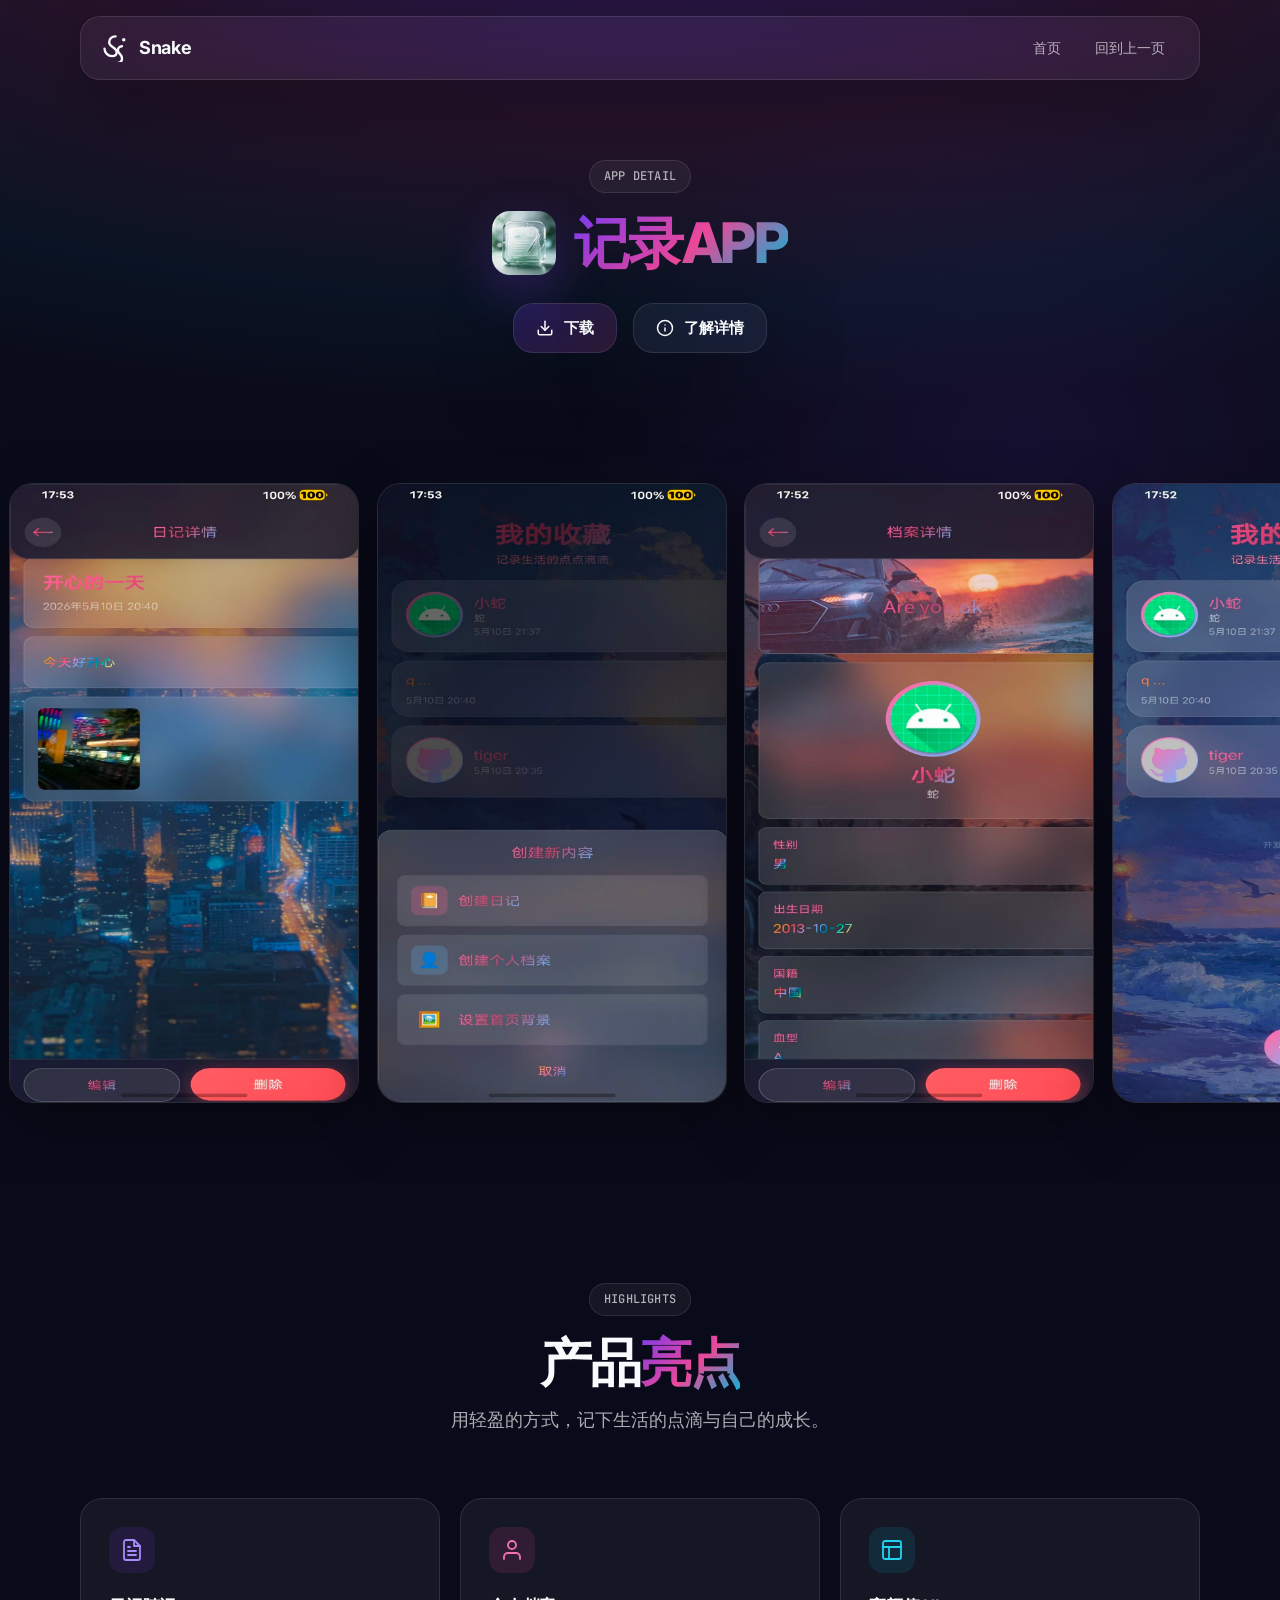
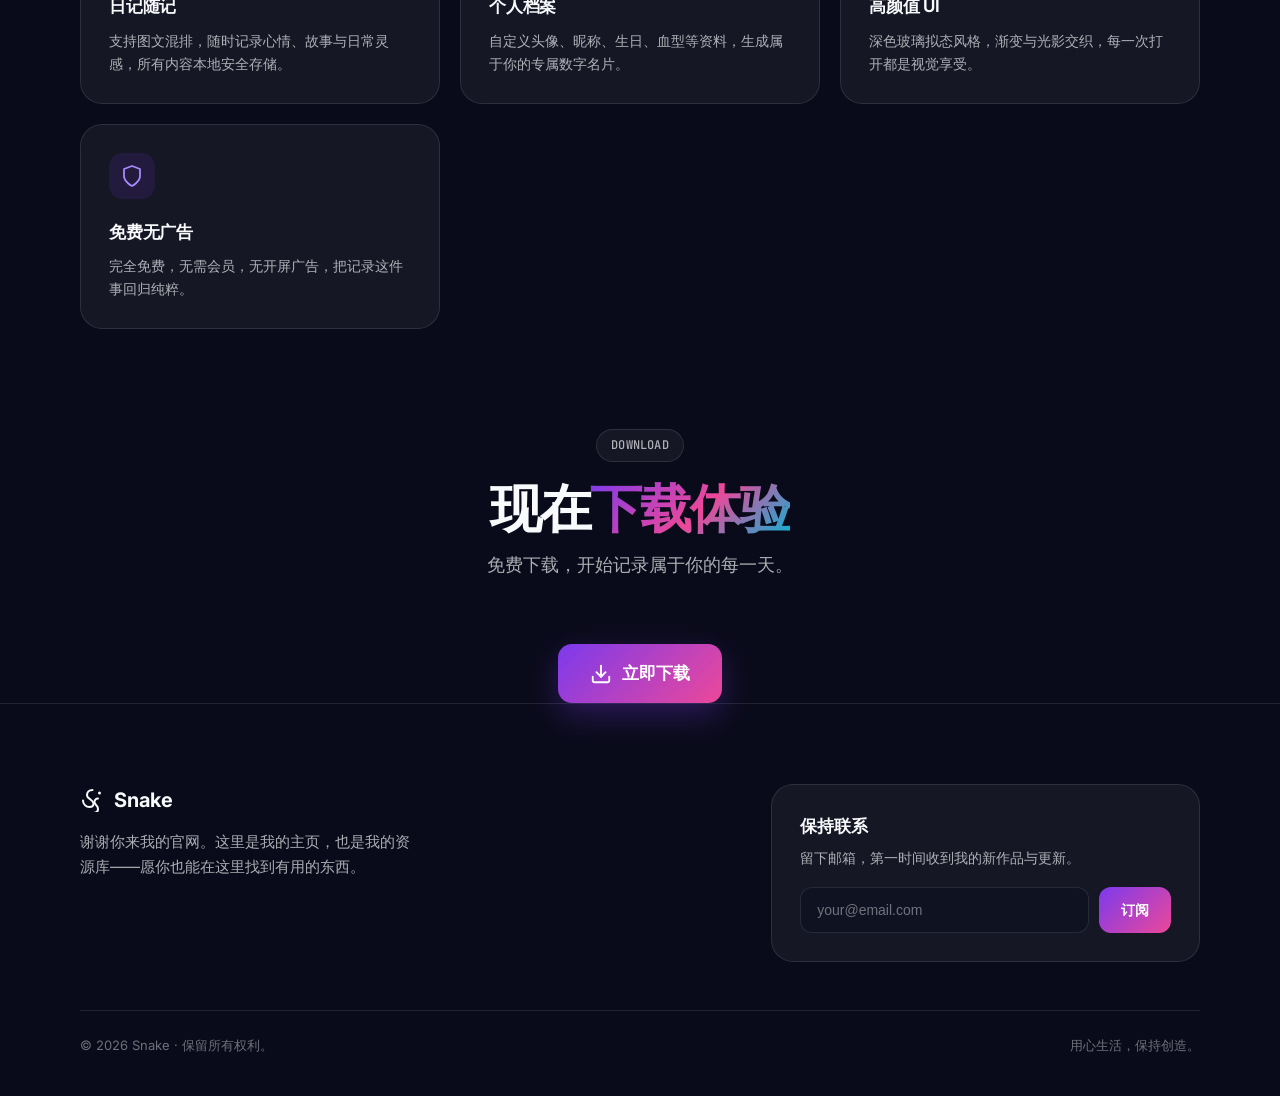
<file: page4.html>
<!DOCTYPE html>
<html lang="zh-CN">
<head>
<meta charset="UTF-8">
<meta name="viewport" content="width=device-width, initial-scale=1.0">
<title>Snake · 记录APP</title>
<meta name="description" content="记录APP —— 一款免费、高颜值的日记和个人档案工具。">
<link rel="preconnect" href="https://fonts.googleapis.com">
<link href="https://fonts.googleapis.com/css2?family=Inter:wght@400;500;600;700;800&family=JetBrains+Mono:wght@400;500&display=swap" rel="stylesheet">
<link rel="stylesheet" href="css/style.css">
</head>
<body>

<header class="nav" id="nav" role="banner">
  <div class="container">
    <div class="nav-inner">
      <a href="index.html" class="nav-logo" aria-label="返回首页">
        <svg width="28" height="28" viewBox="0 0 24 24" fill="none" stroke="currentColor" stroke-width="2" stroke-linecap="round" stroke-linejoin="round">
          <path d="M12.5 2c-3.5 0-5.5 2.5-5.5 5 0 2.5 2 3.5 3.5 4.5s3 2 3 4c0 2-1.5 3.5-4 3.5a6.5 6.5 0 0 1-6.5-6.5"></path>
          <path d="M18 10.5a3.5 3.5 0 0 0-3.5 3.5c0 1.5 1 2.5 2 3.5s1.5 2 1.5 3.5c0 2.5-2 4-5 4"></path>
          <circle cx="19.5" cy="5" r="1.5" fill="currentColor" stroke="none"></circle>
        </svg>
        Snake
      </a>
      <nav class="nav-links" role="navigation" aria-label="主导航">
        <a href="index.html">首页</a>
        <a href="page2.html">回到上一页</a>
      </nav>
      <button class="icon-btn menu-toggle" id="menuBtn" aria-label="展开菜单" aria-expanded="false">
        <svg viewBox="0 0 24 24" fill="none" stroke="currentColor" stroke-width="2" stroke-linecap="round" stroke-linejoin="round"><path d="M4 6h16M4 12h16M4 18h16"></path></svg>
      </button>
    </div>
  </div>
</header>

<main>
  <section class="hero" id="app-detail" aria-label="记录APP">
    <div class="container hero-grid page-hero-grid">
      <div class="hero-content">
        <div class="section-label"><span class="mono">App Detail</span></div>
        <div class="app-title-row">
          <img class="app-title-icon" src="assets/icons/doubao-diary.png" alt="记录APP" width="64" height="64">
          <h1 class="app-title-name gradient-text">记录APP</h1>
        </div>
        <div class="app-hero-actions">
          <a href="#download-cta" class="liquid-glass-btn liquid-glass-btn-primary">
            <svg width="18" height="18" viewBox="0 0 24 24" fill="none" stroke="currentColor" stroke-width="2" stroke-linecap="round" stroke-linejoin="round"><path d="M21 15v4a2 2 0 0 1-2 2H5a2 2 0 0 1-2-2v-4"></path><polyline points="7 10 12 15 17 10"></polyline><line x1="12" y1="15" x2="12" y2="3"></line></svg>
            <span>下载</span>
          </a>
          <button type="button" class="liquid-glass-btn" id="learnMoreBtn" aria-haspopup="dialog" aria-expanded="false" aria-controls="appDetailsModal">
            <svg width="18" height="18" viewBox="0 0 24 24" fill="none" stroke="currentColor" stroke-width="2" stroke-linecap="round" stroke-linejoin="round"><circle cx="12" cy="12" r="10"></circle><path d="M12 16v-4"></path><path d="M12 8h.01"></path></svg>
            <span>了解详情</span>
          </button>
        </div>
      </div>
    </div>
  </section>

  <section class="screenshot-marquee" aria-label="应用截图">
    <div class="marquee-track">
      <div class="marquee-group">
        <img src="assets/screenshots/record-1.jpg" alt="截图1">
        <img src="assets/screenshots/record-2.jpg" alt="截图2">
        <img src="assets/screenshots/record-3.jpg" alt="截图3">
        <img src="assets/screenshots/record-4.jpg" alt="截图4">
      </div>
      <div class="marquee-group" aria-hidden="true">
        <img src="assets/screenshots/record-1.jpg" alt="">
        <img src="assets/screenshots/record-2.jpg" alt="">
        <img src="assets/screenshots/record-3.jpg" alt="">
        <img src="assets/screenshots/record-4.jpg" alt="">
      </div>
    </div>
  </section>

  <section class="features" id="highlights" aria-labelledby="highlights-title">
    <div class="container">
      <div class="section-head reveal">
        <div class="section-label"><span class="mono">Highlights</span></div>
        <h2 class="section-title" id="highlights-title">产品<span class="gradient-text">亮点</span></h2>
        <p class="section-desc">用轻盈的方式，记下生活的点滴与自己的成长。</p>
      </div>
      <div class="feature-grid">
        <article class="feature-card reveal" style="transition-delay:0ms;">
          <div class="feature-icon"><svg viewBox="0 0 24 24" fill="none" stroke="currentColor" stroke-width="2" stroke-linecap="round" stroke-linejoin="round"><path d="M14 2H6a2 2 0 0 0-2 2v16a2 2 0 0 0 2 2h12a2 2 0 0 0 2-2V8z"></path><polyline points="14 2 14 8 20 8"></polyline><line x1="16" y1="13" x2="8" y2="13"></line><line x1="16" y1="17" x2="8" y2="17"></line><polyline points="10 9 9 9 8 9"></polyline></svg></div>
          <h3 class="feature-title">日记随记</h3>
          <p class="feature-text">支持图文混排，随时记录心情、故事与日常灵感，所有内容本地安全存储。</p>
        </article>
        <article class="feature-card reveal" style="transition-delay:60ms;">
          <div class="feature-icon"><svg viewBox="0 0 24 24" fill="none" stroke="currentColor" stroke-width="2" stroke-linecap="round" stroke-linejoin="round"><path d="M20 21v-2a4 4 0 0 0-4-4H8a4 4 0 0 0-4 4v2"></path><circle cx="12" cy="7" r="4"></circle></svg></div>
          <h3 class="feature-title">个人档案</h3>
          <p class="feature-text">自定义头像、昵称、生日、血型等资料，生成属于你的专属数字名片。</p>
        </article>
        <article class="feature-card reveal" style="transition-delay:120ms;">
          <div class="feature-icon"><svg viewBox="0 0 24 24" fill="none" stroke="currentColor" stroke-width="2" stroke-linecap="round" stroke-linejoin="round"><rect x="3" y="3" width="18" height="18" rx="2" ry="2"></rect><line x1="3" y1="9" x2="21" y2="9"></line><line x1="9" y1="21" x2="9" y2="9"></line></svg></div>
          <h3 class="feature-title">高颜值 UI</h3>
          <p class="feature-text">深色玻璃拟态风格，渐变与光影交织，每一次打开都是视觉享受。</p>
        </article>
        <article class="feature-card reveal" style="transition-delay:180ms;">
          <div class="feature-icon"><svg viewBox="0 0 24 24" fill="none" stroke="currentColor" stroke-width="2" stroke-linecap="round" stroke-linejoin="round"><path d="M12 22s8-4 8-10V5l-8-3-8 3v7c0 6 8 10 8 10z"></path></svg></div>
          <h3 class="feature-title">免费无广告</h3>
          <p class="feature-text">完全免费，无需会员，无开屏广告，把记录这件事回归纯粹。</p>
        </article>
      </div>
    </div>
  </section>

  <section class="download-cta" id="download-cta" aria-label="下载">
    <div class="container" style="text-align:center;">
      <div class="section-head reveal">
        <div class="section-label"><span class="mono">Download</span></div>
        <h2 class="section-title">现在<span class="gradient-text">下载体验</span></h2>
        <p class="section-desc">免费下载，开始记录属于你的每一天。</p>
      </div>
      <a href="https://share.feijipan.com/s/WN82jxhZ" target="_blank" rel="noopener noreferrer" class="btn btn-primary" style="display:inline-flex;align-items:center;gap:10px;padding:16px 32px;font-size:17px;">
        <svg width="22" height="22" viewBox="0 0 24 24" fill="none" stroke="currentColor" stroke-width="2" stroke-linecap="round" stroke-linejoin="round"><path d="M21 15v4a2 2 0 0 1-2 2H5a2 2 0 0 1-2-2v-4"></path><polyline points="7 10 12 15 17 10"></polyline><line x1="12" y1="15" x2="12" y2="3"></line></svg>
        <span>立即下载</span>
      </a>
    </div>
  </section>
</main>

<footer class="footer" id="subscribe-footer" aria-label="页脚">
  <div class="container">
    <div class="footer-grid">
      <div>
        <div class="footer-brand">
          <svg width="24" height="24" viewBox="0 0 24 24" fill="none" stroke="currentColor" stroke-width="2" stroke-linecap="round" stroke-linejoin="round">
            <path d="M12.5 2c-3.5 0-5.5 2.5-5.5 5 0 2.5 2 3.5 3.5 4.5s3 2 3 4c0 2-1.5 3.5-4 3.5a6.5 6.5 0 0 1-6.5-6.5"></path>
            <path d="M18 10.5a3.5 3.5 0 0 0-3.5 3.5c0 1.5 1 2.5 2 3.5s1.5 2 1.5 3.5c0 2.5-2 4-5 4"></path>
            <circle cx="19.5" cy="5" r="1.5" fill="currentColor" stroke="none"></circle>
          </svg>
          Snake
        </div>
        <p class="footer-copy">谢谢你来我的官网。这里是我的主页，也是我的资源库——愿你也能在这里找到有用的东西。</p>
      </div>
      <div class="subscribe">
        <div class="subscribe-title">保持联系</div>
        <div class="subscribe-desc">留下邮箱，第一时间收到我的新作品与更新。</div>
        <form class="subscribe-form" id="subForm" novalidate>
          <input class="subscribe-input" type="email" placeholder="your@email.com" aria-label="邮箱地址" required>
          <button class="subscribe-btn" type="submit" id="subBtn">
            <span>订阅</span>
          </button>
        </form>
      </div>
    </div>
    <div class="footer-legal">
      <span>&copy; 2026 Snake · 保留所有权利。</span>
      <span>用心生活，保持创造。</span>
    </div>
  </div>
</footer>

<div class="toast" id="toast" role="status" aria-live="polite">
  <div class="toast-inner">
    <svg viewBox="0 0 24 24" fill="none" stroke="currentColor" stroke-width="2" stroke-linecap="round" stroke-linejoin="round"><path d="M20 6 9 17l-5-5"></path></svg>
    <span id="toastMsg">订阅成功，感谢关注。</span>
  </div>
</div>

<div class="details-modal" id="appDetailsModal" role="dialog" aria-modal="true" aria-labelledby="detailsTitle" aria-hidden="true">
  <div class="details-modal-backdrop" data-close-modal></div>
  <div class="details-modal-panel">
    <button type="button" class="details-modal-close" data-close-modal aria-label="关闭">
      <svg width="22" height="22" viewBox="0 0 24 24" fill="none" stroke="currentColor" stroke-width="2" stroke-linecap="round" stroke-linejoin="round"><path d="M18 6 6 18"></path><path d="M6 6l12 12"></path></svg>
    </button>
    <div class="details-modal-header">
      <h2 class="details-modal-title" id="detailsTitle">了解记录APP</h2>
      <p class="details-modal-subtitle">免费 · 高颜值 · 日记 + 个人档案</p>
    </div>
    <div class="details-modal-body">
      <p>记录APP 是一款专注于生活记录与个人资料管理的轻量工具。它把「写日记」和「建档案」两件事合二为一，用简洁高颜值的界面，让每一次记录都成为一种享受。</p>
      <p><strong>日记随记，图文并存。</strong>支持文字、图片混合记录，随时写下今天的心情、故事与灵感。所有内容本地安全保存，不需要担心隐私泄露，也没有繁琐的同步流程，打开就能写。</p>
      <p><strong>个人档案，专属名片。</strong>可以自定义头像、昵称、生日、血型、籍贯等基础信息，生成一张属于自己的数字名片。档案界面同样采用玻璃拟态风格，简洁又不失高级感。</p>
      <p><strong>高颜值界面，沉浸式体验。</strong>深色玻璃拟态设计，搭配渐变与光影效果，整体观感高级且治愈。动画过渡自然流畅，交互细节细腻，让记录这件事变得赏心悦目。</p>
      <p>记录生活，本该如此简单。记录APP 以免费、无广告、轻量的方式，陪你记录每一天的点滴与成长。</p>
    </div>
  </div>
</div>

<script src="js/main.js" defer></script>
<script>
(function() {
  'use strict';

  document.querySelectorAll('a[href="index.html"], a[href^="index.html#"]').forEach(function(link) {
    link.addEventListener('click', function() {
      sessionStorage.setItem('snake-skip-intro', '1');
    });
  });

  const learnMoreBtn = document.getElementById('learnMoreBtn');
  const appDetailsModal = document.getElementById('appDetailsModal');

  function openDetailsModal() {
    if (!appDetailsModal) return;
    appDetailsModal.classList.add('open');
    appDetailsModal.setAttribute('aria-hidden', 'false');
    if (learnMoreBtn) learnMoreBtn.setAttribute('aria-expanded', 'true');
    document.body.style.overflow = 'hidden';
  }

  function closeDetailsModal() {
    if (!appDetailsModal) return;
    appDetailsModal.classList.remove('open');
    appDetailsModal.setAttribute('aria-hidden', 'true');
    if (learnMoreBtn) learnMoreBtn.setAttribute('aria-expanded', 'false');
    document.body.style.overflow = '';
  }

  if (learnMoreBtn && appDetailsModal) {
    learnMoreBtn.addEventListener('click', openDetailsModal);
  }

  appDetailsModal && appDetailsModal.querySelectorAll('[data-close-modal]').forEach(function(el) {
    el.addEventListener('click', closeDetailsModal);
  });

  document.addEventListener('keydown', function(e) {
    if (e.key === 'Escape' && appDetailsModal && appDetailsModal.classList.contains('open')) {
      closeDetailsModal();
    }
  });

  document.querySelectorAll('a[href="#download-cta"]').forEach(function(link) {
    link.addEventListener('click', function(e) {
      e.preventDefault();
      const target = document.getElementById('download-cta');
      if (target) target.scrollIntoView({ behavior: 'smooth' });
    });
  });

})();
</script>
</body>
</html>
</file>
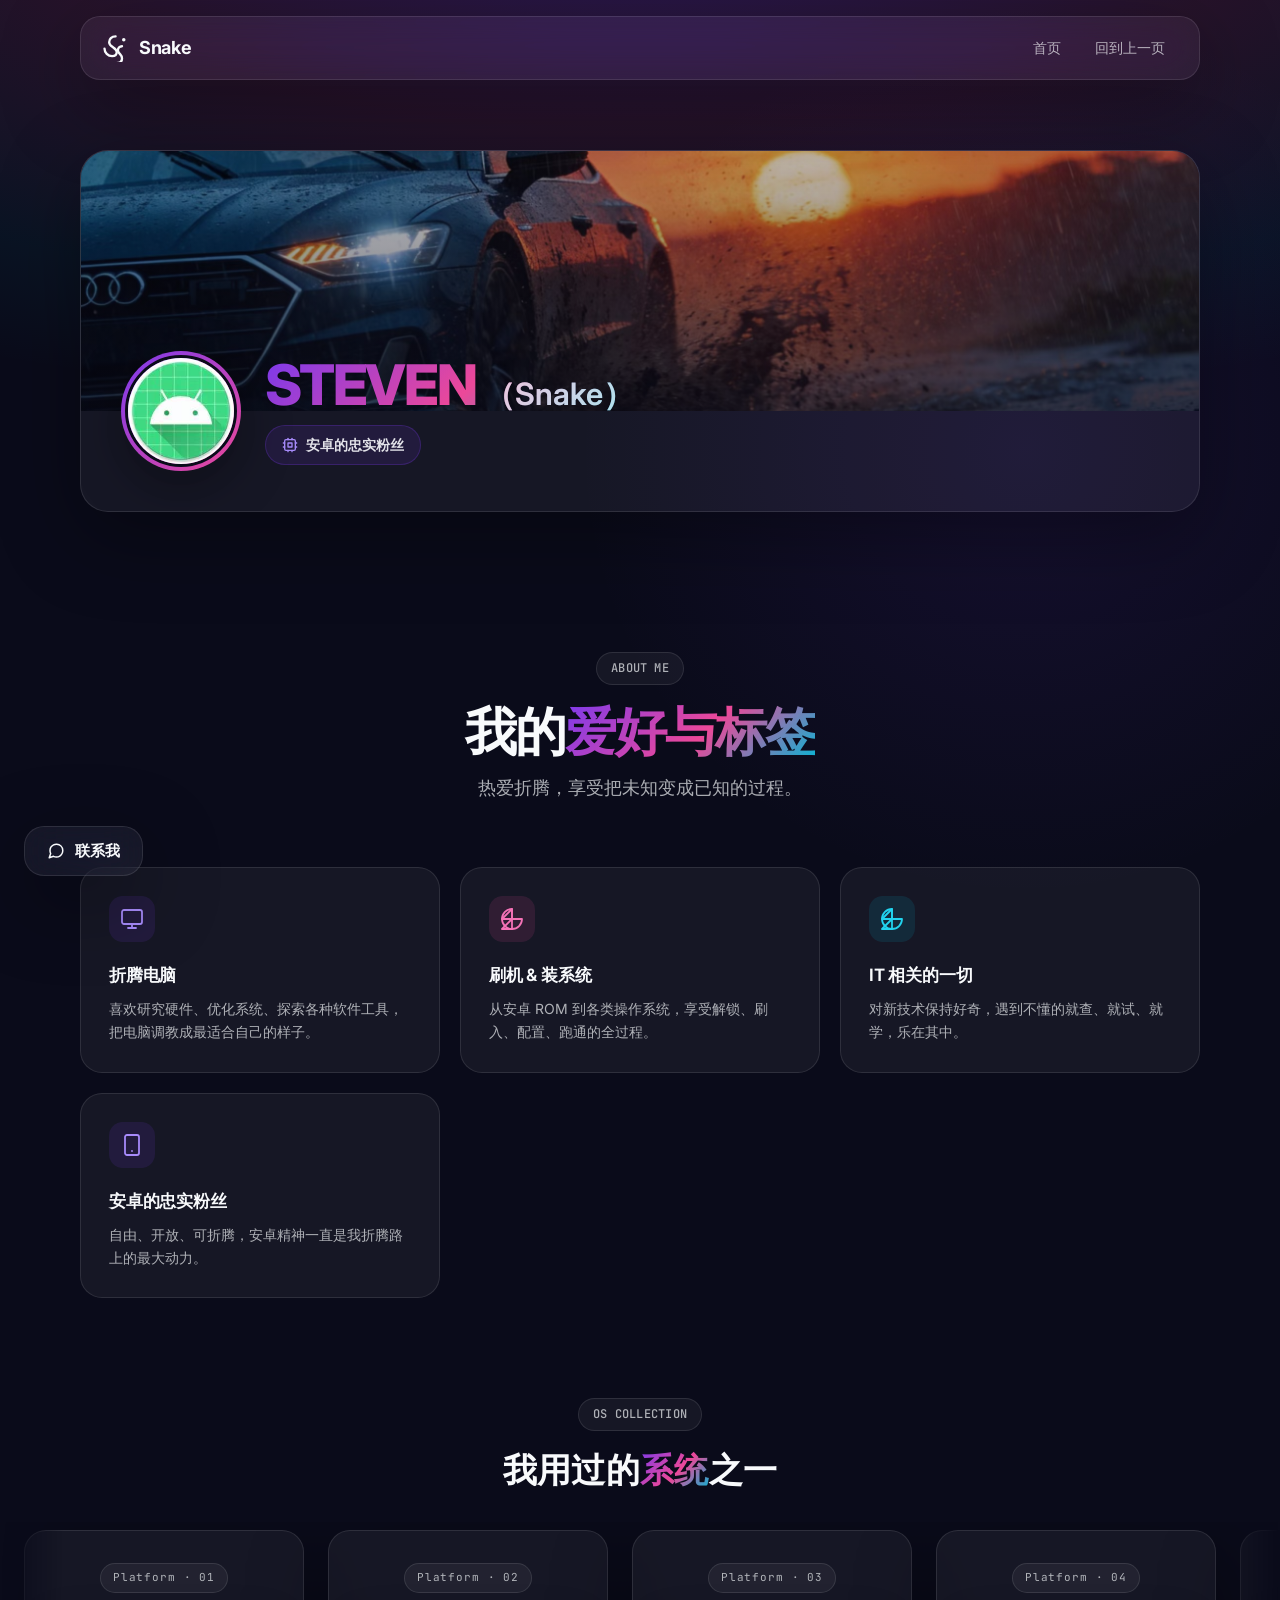
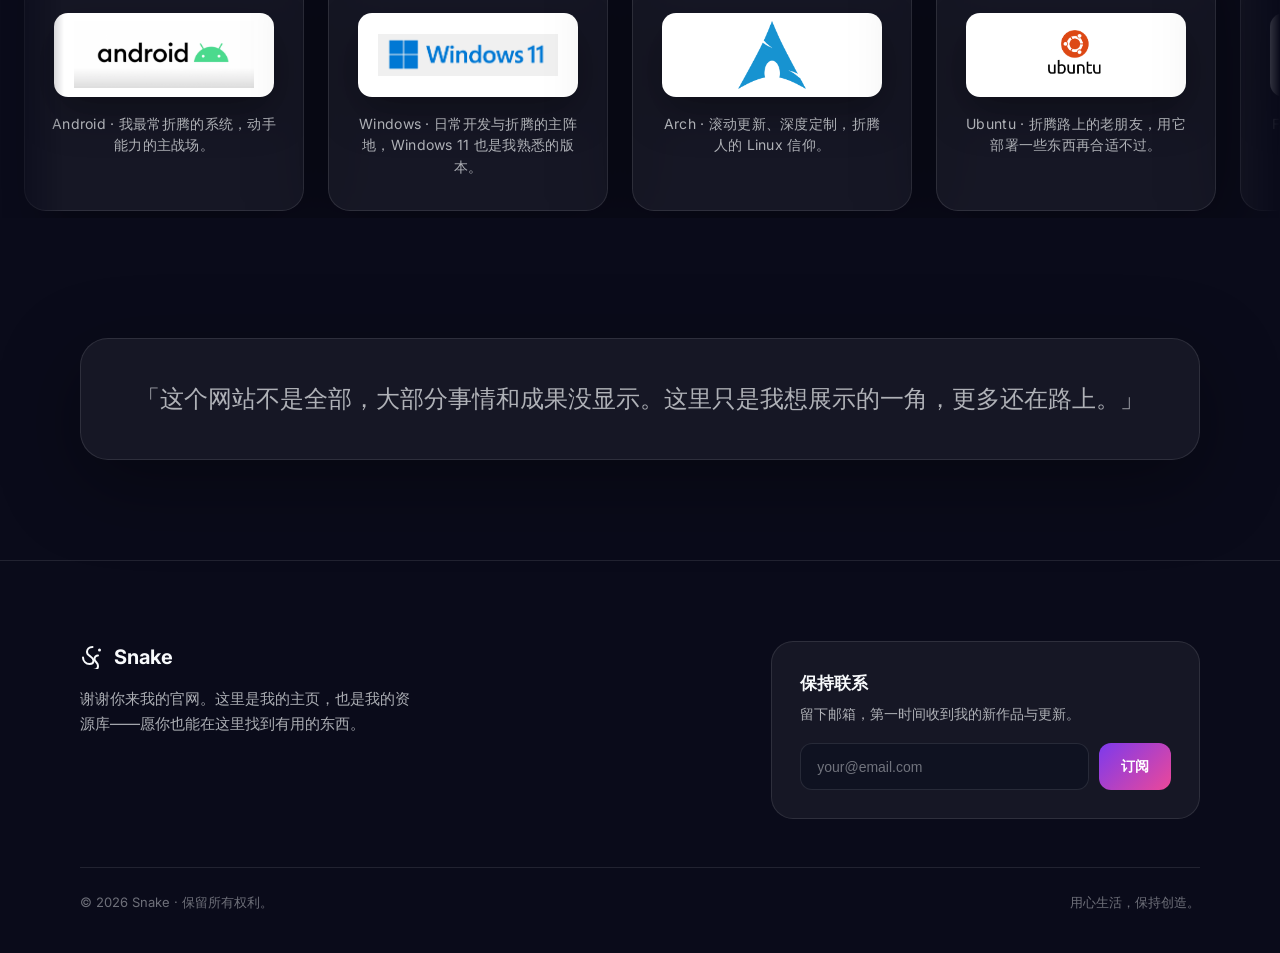
<file: page5.html>
<!DOCTYPE html>
<html lang="zh-CN">
<head>
<meta charset="UTF-8">
<meta name="viewport" content="width=device-width, initial-scale=1.0">
<title>Snake · 关于我</title>
<meta name="description" content="关于 STEVEN（Snake）—— 安卓忠实粉丝，热爱折腾电脑、刷机、装系统，以及一切与 IT 相关的事物。">
<link rel="preconnect" href="https://fonts.googleapis.com">
<link href="https://fonts.googleapis.com/css2?family=Inter:wght@400;500;600;700;800&family=JetBrains+Mono:wght@400;500&display=swap" rel="stylesheet">
<link rel="stylesheet" href="css/style.css">
<style>
/* 常驻平台标题行 */
.marquee-head {
  max-width: 960px;
  margin: 0 auto 24px;
  text-align: center;
}

.marquee-title {
  margin: 12px 0 0;
  font-size: 34px;
  font-weight: 800;
  letter-spacing: 0.01em;
  color: var(--text-primary);
}

/* 常驻平台展示 - 横向 marquee 跑马灯 */
.marquee {
  --marquee-duration: 68s;
  position: relative;
  width: 100vw;
  margin-left: calc(50% - 50vw);
  margin-bottom: 80px;
  overflow: hidden;
  -webkit-mask-image: linear-gradient(90deg, transparent 0, #000 64px, #000 calc(100% - 64px), transparent 100%);
  mask-image: linear-gradient(90deg, transparent 0, #000 64px, #000 calc(100% - 64px), transparent 100%);
}

.marquee-track {
  display: flex;
  gap: 24px;
  width: max-content;
  padding: 8px 24px;
  animation: marquee-scroll var(--marquee-duration) linear infinite;
  will-change: transform;
}

.marquee:hover .marquee-track {
  animation-play-state: paused;
}

@keyframes marquee-scroll {
  from { transform: translate3d(0, 0, 0); }
  to   { transform: translate3d(-50%, 0, 0); }
}

.marquee-item {
  flex: 0 0 280px;
  padding: 32px 24px;
  border-radius: 22px;
  border: 1px solid var(--hairline);
  background: var(--surface);
  -webkit-backdrop-filter: blur(20px) saturate(160%);
  backdrop-filter: blur(20px) saturate(160%);
  box-shadow: var(--shadow);
  text-align: center;
  transition: transform 0.3s ease, border-color 0.3s ease;
}

.marquee-item:hover {
  transform: translateY(-4px);
  border-color: rgba(255, 255, 255, 0.18);
}

.marquee-item-label {
  display: inline-flex;
  align-items: center;
  gap: 8px;
  padding: 5px 12px;
  border-radius: 999px;
  border: 1px solid var(--hairline);
  background: var(--surface);
  color: var(--text-secondary);
  font-family: "JetBrains Mono", monospace;
  font-size: 11px;
  letter-spacing: 0.08em;
  margin-bottom: 20px;
}

.marquee-item-img {
  display: block;
  max-width: 220px;
  width: 100%;
  height: 84px;
  margin: 0 auto 16px;
  padding: 8px 20px;
  border-radius: 14px;
  background: #ffffff;
  box-shadow: 0 16px 40px rgba(0, 0, 0, 0.35);
  object-fit: contain;
}

.marquee-item-text {
  color: var(--text-secondary);
  font-size: 14px;
  letter-spacing: 0.02em;
  line-height: 1.55;
  min-height: 44px;
}

/* 减少动效偏好：改为手动横向滚动 */
@media (prefers-reduced-motion: reduce) {
  .marquee-track {
    animation: none;
    transform: translate3d(0, 0, 0);
  }
}

@media (max-width: 720px) {
  .marquee {
    margin-bottom: 56px;
  }
  .marquee-item {
    flex: 0 0 240px;
    padding: 24px 18px;
  }
  .marquee-item-img {
    height: 72px;
    max-width: 180px;
  }
  .marquee-item-text {
    font-size: 13px;
  }
}

/* 联系我按钮 - 玻璃效果同款 */
.contact-fab {
  position: fixed;
  left: 24px;
  bottom: 24px;
  z-index: 60;
  display: inline-flex;
  align-items: center;
  gap: 10px;
  padding: 12px 22px;
  border-radius: 20px;
  background: rgba(255, 255, 255, 0.05);
  border: 1px solid var(--hairline);
  backdrop-filter: blur(20px) saturate(140%);
  -webkit-backdrop-filter: blur(20px) saturate(140%);
  box-shadow: var(--shadow);
  color: var(--text-primary);
  font-family: "Inter", system-ui, -apple-system, "PingFang SC", "Microsoft YaHei", sans-serif;
  font-size: 15px;
  font-weight: 600;
  letter-spacing: 0.01em;
  cursor: pointer;
  transition: transform 220ms ease, border-color 220ms ease, background 220ms ease;
}

.contact-fab:hover {
  transform: translateY(-2px);
  border-color: var(--hairline-strong);
  background: rgba(255, 255, 255, 0.08);
}

.contact-fab:active {
  transform: translateY(0);
}

.contact-fab-icon {
  width: 18px;
  height: 18px;
  display: inline-flex;
  align-items: center;
  justify-content: center;
  color: var(--text-primary);
}

.contact-fab-icon svg {
  width: 18px;
  height: 18px;
}

@media (max-width: 720px) {
  .contact-fab {
    left: 16px;
    bottom: 16px;
    padding: 10px 18px;
    font-size: 14px;
  }
}

/* 联系我弹窗 */
.contact-modal {
  position: fixed;
  inset: 0;
  z-index: 80;
  display: none;
  align-items: center;
  justify-content: center;
  padding: 20px;
  background: rgba(2, 6, 23, 0.72);
  backdrop-filter: blur(8px);
  -webkit-backdrop-filter: blur(8px);
}

.contact-modal.is-open {
  display: flex;
  animation: contactFadeIn 200ms ease-out;
}

@keyframes contactFadeIn {
  from { opacity: 0; }
  to   { opacity: 1; }
}

.contact-modal-card {
  position: relative;
  max-width: 420px;
  width: 100%;
  padding: 28px;
  border-radius: 22px;
  background: rgba(255, 255, 255, 0.05);
  border: 1px solid var(--hairline);
  backdrop-filter: blur(20px) saturate(140%);
  -webkit-backdrop-filter: blur(20px) saturate(140%);
  box-shadow: var(--shadow);
  text-align: center;
  animation: contactScaleIn 280ms cubic-bezier(.18,.89,.32,1.18);
}

@keyframes contactScaleIn {
  from { opacity: 0; transform: scale(0.92); }
  to   { opacity: 1; transform: scale(1); }
}

.contact-modal-close {
  position: absolute;
  top: 12px;
  right: 12px;
  width: 32px;
  height: 32px;
  display: inline-flex;
  align-items: center;
  justify-content: center;
  border-radius: 10px;
  border: 1px solid var(--hairline);
  background: rgba(255, 255, 255, 0.04);
  color: var(--text-secondary);
  cursor: pointer;
  transition: color 200ms, background 200ms;
}

.contact-modal-close:hover {
  color: var(--text-primary);
  background: rgba(255, 255, 255, 0.08);
}

.contact-modal-close svg {
  width: 16px;
  height: 16px;
}

.contact-modal-title {
  margin: 4px 0 6px;
  font-size: 20px;
  font-weight: 700;
  color: var(--text-primary);
  letter-spacing: 0.01em;
}

.contact-modal-desc {
  margin: 0 0 18px;
  color: var(--text-secondary);
  font-size: 13px;
  line-height: 1.6;
}

.contact-modal-img-wrap {
  padding: 14px;
  border-radius: 16px;
  background: #ffffff;
  box-shadow: 0 16px 40px rgba(0, 0, 0, 0.35);
  display: inline-block;
}

.contact-modal-img {
  display: block;
  max-width: 280px;
  width: 100%;
  height: auto;
  border-radius: 8px;
}

.contact-modal-hint {
  margin: 16px 0 0;
  color: var(--text-secondary);
  font-size: 12px;
  font-family: "JetBrains Mono", monospace;
  letter-spacing: 0.05em;
}
</style>
</head>
<body>

<header class="nav" id="nav" role="banner">
  <div class="container">
    <div class="nav-inner">
      <a href="index.html" class="nav-logo" aria-label="返回首页">
        <svg width="28" height="28" viewBox="0 0 24 24" fill="none" stroke="currentColor" stroke-width="2" stroke-linecap="round" stroke-linejoin="round">
          <path d="M12.5 2c-3.5 0-5.5 2.5-5.5 5 0 2.5 2 3.5 3.5 4.5s3 2 3 4c0 2-1.5 3.5-4 3.5a6.5 6.5 0 0 1-6.5-6.5"></path>
          <path d="M18 10.5a3.5 3.5 0 0 0-3.5 3.5c0 1.5 1 2.5 2 3.5s1.5 2 1.5 3.5c0 2.5-2 4-5 4"></path>
          <circle cx="19.5" cy="5" r="1.5" fill="currentColor" stroke="none"></circle>
        </svg>
        Snake
      </a>
      <nav class="nav-links" role="navigation" aria-label="主导航">
        <a href="index.html">首页</a>
        <a href="index.html">回到上一页</a>
      </nav>
      <button class="icon-btn menu-toggle" id="menuBtn" aria-label="展开菜单" aria-expanded="false">
        <svg viewBox="0 0 24 24" fill="none" stroke="currentColor" stroke-width="2" stroke-linecap="round" stroke-linejoin="round"><path d="M4 6h16M4 12h16M4 18h16"></path></svg>
      </button>
    </div>
  </div>
</header>

<main>
  <section class="hero profile-hero" id="profile" aria-label="个人简介">
    <div class="container">
      <div class="profile-card reveal">
        <div class="profile-cover" aria-hidden="true">
          <img src="assets/images/profile-bg.jpg" alt="">
        </div>
        <div class="profile-content">
          <div class="profile-avatar-wrap">
            <img class="profile-avatar" src="assets/avatars/profile-steven.jpg" alt="STEVEN（Snake）头像" width="120" height="120">
          </div>
          <div class="profile-info">
            <h1 class="profile-name gradient-text">STEVEN <span class="profile-alias">（Snake）</span></h1>
            <div class="profile-tag">
              <svg width="14" height="14" viewBox="0 0 24 24" fill="none" stroke="currentColor" stroke-width="2" stroke-linecap="round" stroke-linejoin="round"><rect x="4" y="4" width="16" height="16" rx="2"></rect><rect x="9" y="9" width="6" height="6"></rect><path d="M9 2v2"></path><path d="M15 2v2"></path><path d="M9 20v2"></path><path d="M15 20v2"></path><path d="M2 9h2"></path><path d="M2 15h2"></path><path d="M20 9h2"></path><path d="M20 15h2"></path></svg>
              <span>安卓的忠实粉丝</span>
            </div>
          </div>
        </div>
      </div>
    </div>
  </section>

  <section class="features" id="about-me" aria-labelledby="about-title">
    <div class="container">
      <div class="section-head reveal">
        <div class="section-label"><span class="mono">About Me</span></div>
        <h2 class="section-title" id="about-title">我的<span class="gradient-text">爱好与标签</span></h2>
        <p class="section-desc">热爱折腾，享受把未知变成已知的过程。</p>
      </div>
      <div class="feature-grid">
        <article class="feature-card reveal" style="transition-delay:0ms;">
          <div class="feature-icon"><svg viewBox="0 0 24 24" fill="none" stroke="currentColor" stroke-width="2" stroke-linecap="round" stroke-linejoin="round"><rect x="2" y="3" width="20" height="14" rx="2" ry="2"></rect><line x1="8" y1="21" x2="16" y2="21"></line><line x1="12" y1="17" x2="12" y2="21"></line></svg></div>
          <h3 class="feature-title">折腾电脑</h3>
          <p class="feature-text">喜欢研究硬件、优化系统、探索各种软件工具，把电脑调教成最适合自己的样子。</p>
        </article>
        <article class="feature-card reveal" style="transition-delay:60ms;">
          <div class="feature-icon"><svg viewBox="0 0 24 24" fill="none" stroke="currentColor" stroke-width="2" stroke-linecap="round" stroke-linejoin="round"><path d="M12 2a10 10 0 1 0 10 10H12V2z"></path><path d="M12 2 2 12h10V2z"></path><path d="M12 12 2 22h10V12z"></path></svg></div>
          <h3 class="feature-title">刷机 & 装系统</h3>
          <p class="feature-text">从安卓 ROM 到各类操作系统，享受解锁、刷入、配置、跑通的全过程。</p>
        </article>
        <article class="feature-card reveal" style="transition-delay:120ms;">
          <div class="feature-icon"><svg viewBox="0 0 24 24" fill="none" stroke="currentColor" stroke-width="2" stroke-linecap="round" stroke-linejoin="round"><path d="M12 2a10 10 0 1 0 10 10H12V2z"></path><path d="M12 2 2 12h10V2z"></path><path d="M12 12 2 22h10V12z"></path></svg></div>
          <h3 class="feature-title">IT 相关的一切</h3>
          <p class="feature-text">对新技术保持好奇，遇到不懂的就查、就试、就学，乐在其中。</p>
        </article>
        <article class="feature-card reveal" style="transition-delay:180ms;">
          <div class="feature-icon"><svg viewBox="0 0 24 24" fill="none" stroke="currentColor" stroke-width="2" stroke-linecap="round" stroke-linejoin="round"><rect x="5" y="2" width="14" height="20" rx="2"></rect><path d="M12 18h.01"></path></svg></div>
          <h3 class="feature-title">安卓的忠实粉丝</h3>
          <p class="feature-text">自由、开放、可折腾，安卓精神一直是我折腾路上的最大动力。</p>
        </article>
      </div>
    </div>
  </section>

<section aria-label="常驻平台">
  <div class="marquee-head reveal">
    <div class="section-label"><span class="mono">OS Collection</span></div>
    <h2 class="marquee-title">我用过的<span class="gradient-text">系统</span>之一</h2>
  </div>
  <div class="marquee reveal" role="region" aria-label="常驻平台横滚展示">
    <div class="marquee-track">
      <!-- 第一组：5 个平台 -->
      <div class="marquee-item">
        <div class="marquee-item-label">Platform · 01</div>
        <img class="marquee-item-img" src="assets/images/android-logo.png" alt="Android 标志" loading="eager">
        <p class="marquee-item-text">Android · 我最常折腾的系统，动手能力的主战场。</p>
      </div>
      <div class="marquee-item">
        <div class="marquee-item-label">Platform · 02</div>
        <img class="marquee-item-img" src="assets/images/windows11-logo.png" alt="Windows 11 标志" loading="eager">
        <p class="marquee-item-text">Windows · 日常开发与折腾的主阵地，Windows 11 也是我熟悉的版本。</p>
      </div>
      <div class="marquee-item">
        <div class="marquee-item-label">Platform · 03</div>
        <img class="marquee-item-img" src="assets/images/arch-logo.png" alt="Arch Linux 标志" loading="eager">
        <p class="marquee-item-text">Arch · 滚动更新、深度定制，折腾人的 Linux 信仰。</p>
      </div>
      <div class="marquee-item">
        <div class="marquee-item-label">Platform · 04</div>
        <img class="marquee-item-img" src="assets/images/ubuntu-logo.png" alt="Ubuntu 标志" loading="eager">
        <p class="marquee-item-text">Ubuntu · 折腾路上的老朋友，用它部署一些东西再合适不过。</p>
      </div>
      <div class="marquee-item">
        <div class="marquee-item-label">Platform · 05</div>
        <img class="marquee-item-img" src="assets/images/fedora-logo.png" alt="Fedora 标志" loading="eager">
        <p class="marquee-item-text">Fedora · 非常开放，我在上面装了各种主题。</p>
      </div>
      <div class="marquee-item">
        <div class="marquee-item-label">Platform · 06</div>
        <img class="marquee-item-img" src="assets/images/debian-logo.png" alt="Debian 标志" loading="eager">
        <p class="marquee-item-text">Debian · 稳定、纯粹的开源基石，无数发行版的老祖先。</p>
      </div>
      <div class="marquee-item">
        <div class="marquee-item-label">Platform · 07</div>
        <img class="marquee-item-img" src="assets/images/deepin-logo.png" alt="Deepin 标志" loading="eager">
        <p class="marquee-item-text">Deepin · 国产生态里最漂亮的桌面，体验拉满。</p>
      </div>
      <div class="marquee-item">
        <div class="marquee-item-label">Platform · 08</div>
        <img class="marquee-item-img" src="assets/images/kylin-logo.webp" alt="银河麒麟 Kylin 标志" loading="eager">
        <p class="marquee-item-text">Kylin · 国产操作系统的代表，政企办公里见得多。</p>
      </div>
      <div class="marquee-item">
        <div class="marquee-item-label">Platform · 09</div>
        <img class="marquee-item-img" src="assets/images/zorin-logo.png" alt="Zorin OS 标志" loading="eager">
        <p class="marquee-item-text">Zorin OS · 给 Windows 用户量身打造的 Linux 桌面。</p>
      </div>
      <!-- 第二组：无缝循环用（aria-hidden） -->
      <div class="marquee-item" aria-hidden="true">
        <div class="marquee-item-label">Platform · 01</div>
        <img class="marquee-item-img" src="assets/images/android-logo.png" alt="" loading="eager">
        <p class="marquee-item-text">Android · 我最常折腾的系统，动手能力的主战场。</p>
      </div>
      <div class="marquee-item" aria-hidden="true">
        <div class="marquee-item-label">Platform · 02</div>
        <img class="marquee-item-img" src="assets/images/windows11-logo.png" alt="" loading="eager">
        <p class="marquee-item-text">Windows · 日常开发与折腾的主阵地，Windows 11 也是我熟悉的版本。</p>
      </div>
      <div class="marquee-item" aria-hidden="true">
        <div class="marquee-item-label">Platform · 03</div>
        <img class="marquee-item-img" src="assets/images/arch-logo.png" alt="" loading="eager">
        <p class="marquee-item-text">Arch · 滚动更新、深度定制，折腾人的 Linux 信仰。</p>
      </div>
      <div class="marquee-item" aria-hidden="true">
        <div class="marquee-item-label">Platform · 04</div>
        <img class="marquee-item-img" src="assets/images/ubuntu-logo.png" alt="" loading="eager">
        <p class="marquee-item-text">Ubuntu · 折腾路上的老朋友，用它部署一些东西再合适不过。</p>
      </div>
      <div class="marquee-item" aria-hidden="true">
        <div class="marquee-item-label">Platform · 05</div>
        <img class="marquee-item-img" src="assets/images/fedora-logo.png" alt="" loading="eager">
        <p class="marquee-item-text">Fedora · 非常开放，我在上面装了各种主题。</p>
      </div>
      <div class="marquee-item" aria-hidden="true">
        <div class="marquee-item-label">Platform · 06</div>
        <img class="marquee-item-img" src="assets/images/debian-logo.png" alt="" loading="eager">
        <p class="marquee-item-text">Debian · 稳定、纯粹的开源基石，无数发行版的老祖先。</p>
      </div>
      <div class="marquee-item" aria-hidden="true">
        <div class="marquee-item-label">Platform · 07</div>
        <img class="marquee-item-img" src="assets/images/deepin-logo.png" alt="" loading="eager">
        <p class="marquee-item-text">Deepin · 国产生态里最漂亮的桌面，体验拉满。</p>
      </div>
      <div class="marquee-item" aria-hidden="true">
        <div class="marquee-item-label">Platform · 08</div>
        <img class="marquee-item-img" src="assets/images/kylin-logo.webp" alt="" loading="eager">
        <p class="marquee-item-text">Kylin · 国产操作系统的代表，政企办公里见得多。</p>
      </div>
      <div class="marquee-item" aria-hidden="true">
        <div class="marquee-item-label">Platform · 09</div>
        <img class="marquee-item-img" src="assets/images/zorin-logo.png" alt="" loading="eager">
        <p class="marquee-item-text">Zorin OS · 给 Windows 用户量身打造的 Linux 桌面。</p>
      </div>
    </div>
  </div>
</section>

  <section class="quote-section" aria-label="结语">
    <div class="container">
      <div class="quote-card reveal">
        <p>「这个网站不是全部，大部分事情和成果没显示。这里只是我想展示的一角，更多还在路上。」</p>
      </div>
    </div>
  </section>
</main>

<footer class="footer" id="subscribe-footer" aria-label="页脚">
  <div class="container">
    <div class="footer-grid">
      <div>
        <div class="footer-brand">
          <svg width="24" height="24" viewBox="0 0 24 24" fill="none" stroke="currentColor" stroke-width="2" stroke-linecap="round" stroke-linejoin="round">
            <path d="M12.5 2c-3.5 0-5.5 2.5-5.5 5 0 2.5 2 3.5 3.5 4.5s3 2 3 4c0 2-1.5 3.5-4 3.5a6.5 6.5 0 0 1-6.5-6.5"></path>
            <path d="M18 10.5a3.5 3.5 0 0 0-3.5 3.5c0 1.5 1 2.5 2 3.5s1.5 2 1.5 3.5c0 2.5-2 4-5 4"></path>
            <circle cx="19.5" cy="5" r="1.5" fill="currentColor" stroke="none"></circle>
          </svg>
          Snake
        </div>
        <p class="footer-copy">谢谢你来我的官网。这里是我的主页，也是我的资源库——愿你也能在这里找到有用的东西。</p>
      </div>
      <div class="subscribe">
        <div class="subscribe-title">保持联系</div>
        <div class="subscribe-desc">留下邮箱，第一时间收到我的新作品与更新。</div>
        <form class="subscribe-form" id="subForm" novalidate>
          <input class="subscribe-input" type="email" placeholder="your@email.com" aria-label="邮箱地址" required>
          <button class="subscribe-btn" type="submit" id="subBtn">
            <span>订阅</span>
          </button>
        </form>
      </div>
    </div>
    <div class="footer-legal">
      <span>&copy; 2026 Snake · 保留所有权利。</span>
      <span>用心生活，保持创造。</span>
    </div>
  </div>
</footer>

<div class="toast" id="toast" role="status" aria-live="polite">
  <div class="toast-inner">
    <svg viewBox="0 0 24 24" fill="none" stroke="currentColor" stroke-width="2" stroke-linecap="round" stroke-linejoin="round"><path d="M20 6 9 17l-5-5"></path></svg>
    <span id="toastMsg">订阅成功，感谢关注。</span>
  </div>
</div>

<!-- 联系我按钮 - 同款玻璃效果 -->
<button class="contact-fab" id="contactFab" type="button" aria-label="联系我" aria-haspopup="dialog" aria-controls="contactModal">
  <span class="contact-fab-icon">
    <svg viewBox="0 0 24 24" fill="none" stroke="currentColor" stroke-width="2" stroke-linecap="round" stroke-linejoin="round"><path d="M21 11.5a8.38 8.38 0 0 1-.9 3.8 8.5 8.5 0 0 1-7.6 4.7 8.38 8.38 0 0 1-3.8-.9L3 21l1.9-5.7a8.38 8.38 0 0 1-.9-3.8 8.5 8.5 0 0 1 4.7-7.6 8.38 8.38 0 0 1 3.8-.9h.5a8.48 8.48 0 0 1 8 8v.5z"></path></svg>
  </span>
  <span>联系我</span>
</button>

<!-- 联系我二维码弹窗 -->
<div class="contact-modal" id="contactModal" role="dialog" aria-modal="true" aria-labelledby="contactModalTitle">
  <div class="contact-modal-card" role="document">
    <button class="contact-modal-close" id="contactModalClose" type="button" aria-label="关闭">
      <svg viewBox="0 0 24 24" fill="none" stroke="currentColor" stroke-width="2" stroke-linecap="round" stroke-linejoin="round"><path d="M18 6 6 18"></path><path d="m6 6 12 12"></path></svg>
    </button>
    <h3 class="contact-modal-title" id="contactModalTitle">联系我</h3>
    <p class="contact-modal-desc">扫码添加微信，期待和你一起折腾、一起交流。</p>
    <div class="contact-modal-img-wrap">
      <img class="contact-modal-img" src="assets/images/wechat-qr.jpg" alt="微信二维码 · 联系我" loading="eager">
    </div>
    <p class="contact-modal-hint">扫一扫 · 即刻联系</p>
  </div>
</div>

<script src="js/main.js" defer></script>
<script>
(function() {
  'use strict';
  document.querySelectorAll('a[href="index.html"], a[href^="index.html#"]').forEach(function(link) {
    link.addEventListener('click', function() {
      sessionStorage.setItem('snake-skip-intro', '1');
    });
  });

  // 联系我按钮 + 弹窗交互
  var fab = document.getElementById('contactFab');
  var modal = document.getElementById('contactModal');
  var closeBtn = document.getElementById('contactModalClose');

  function openModal() {
    modal.classList.add('is-open');
    fab.setAttribute('aria-expanded', 'true');
    document.body.style.overflow = 'hidden';
    closeBtn.focus();
  }

  function closeModal() {
    modal.classList.remove('is-open');
    fab.setAttribute('aria-expanded', 'false');
    document.body.style.overflow = '';
    fab.focus();
  }

  fab.addEventListener('click', openModal);
  closeBtn.addEventListener('click', closeModal);

  // 点击遮罩关闭
  modal.addEventListener('click', function(e) {
    if (e.target === modal) closeModal();
  });

  // ESC 键关闭
  document.addEventListener('keydown', function(e) {
    if (e.key === 'Escape' && modal.classList.contains('is-open')) closeModal();
  });
})();
</script>
</body>
</html>
</file>
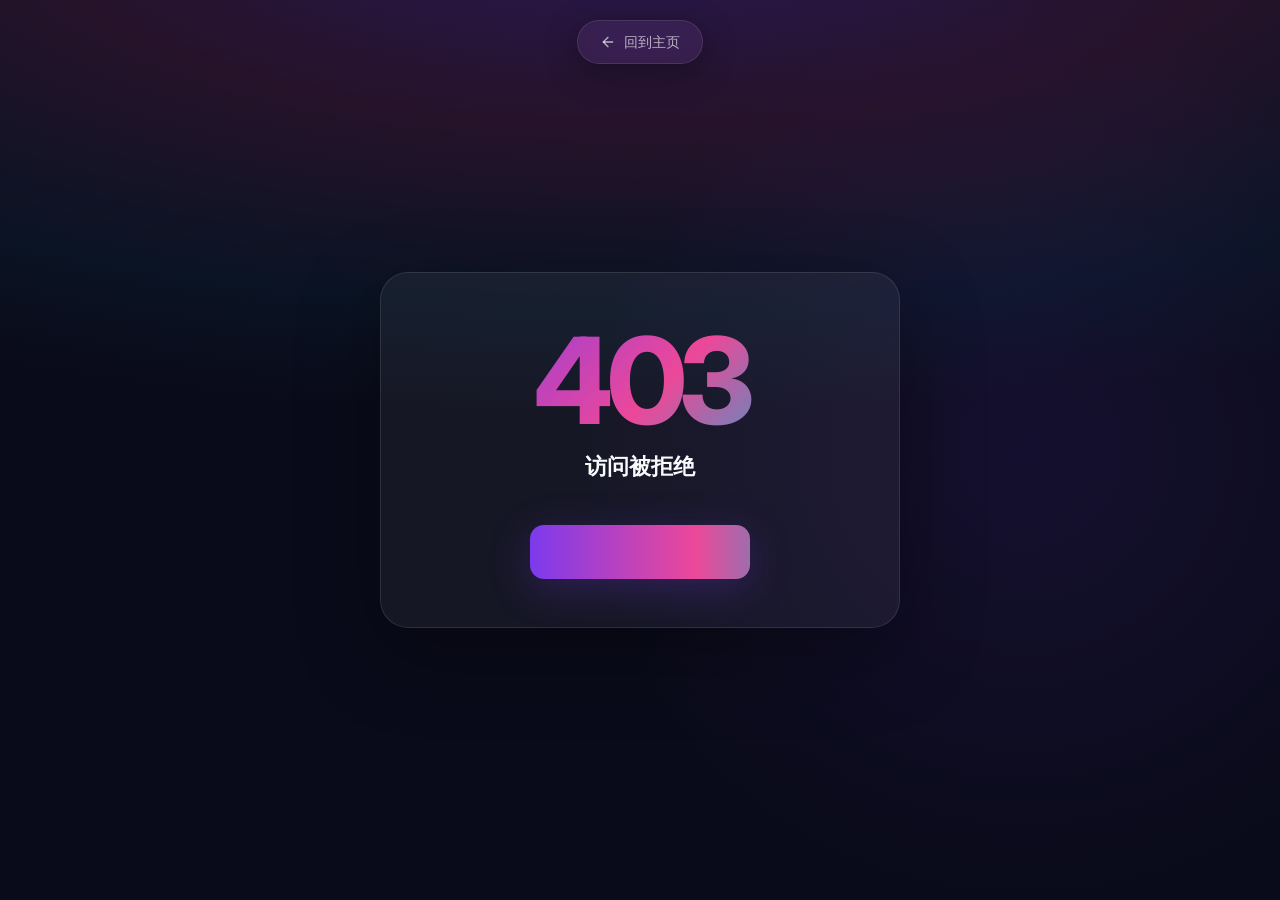
<file: page6.html>
<!DOCTYPE html>
<html lang="zh-CN">
<head>
<meta charset="UTF-8">
<meta name="viewport" content="width=device-width, initial-scale=1.0">
<title>403</title>
<meta name="description" content="403 - Access Denied">
<link rel="preconnect" href="https://fonts.googleapis.com">
<link href="https://fonts.googleapis.com/css2?family=Inter:wght@400;500;600;700;800&family=JetBrains+Mono:wght@400;500&display=swap" rel="stylesheet">
<link rel="stylesheet" href="css/style.css">
<style>
/* 403 报错界面 */
.gate-screen {
  position: fixed;
  inset: 0;
  z-index: 80;
  display: flex;
  flex-direction: column;
  align-items: center;
  justify-content: center;
  padding: 24px;
  background: var(--bg-radial);
  transition: opacity 500ms ease-out, visibility 500ms ease-out;
}

.gate-screen.is-hidden {
  opacity: 0;
  visibility: hidden;
  pointer-events: none;
}

.gate-card {
  width: 100%;
  max-width: 520px;
  text-align: center;
  padding: 48px 40px;
  border-radius: 28px;
  background: var(--surface);
  border: 1px solid var(--hairline);
  box-shadow: var(--shadow);
}

/* 403 界面顶部玻璃按钮 */
.gate-topbar {
  position: absolute;
  top: 0;
  left: 0;
  right: 0;
  display: flex;
  justify-content: center;
  padding: 20px 24px;
}

.gate-home {
  display: inline-flex;
  align-items: center;
  gap: 8px;
  padding: 10px 22px;
  border-radius: 999px;
  border: 1px solid var(--hairline);
  background: rgba(255, 255, 255, 0.06);
  -webkit-backdrop-filter: blur(18px) saturate(160%);
  backdrop-filter: blur(18px) saturate(160%);
  box-shadow: 0 8px 32px rgba(0, 0, 0, 0.35);
  color: var(--text-secondary);
  font-size: 14px;
  font-weight: 500;
  text-decoration: none;
  transition: color 200ms, border-color 200ms, transform 200ms;
}

.gate-home:hover {
  color: var(--text-primary);
  border-color: var(--hairline-strong);
  transform: translateY(-2px);
}

.gate-code {
  font-size: clamp(72px, 16vw, 120px);
  font-weight: 800;
  letter-spacing: -0.06em;
  line-height: 1;
  margin-bottom: 8px;
  background: linear-gradient(135deg, #7C3AED 0%, #EC4899 55%, #06B6D4 100%);
  -webkit-background-clip: text;
  background-clip: text;
  color: transparent;
}

.gate-title {
  font-size: 22px;
  font-weight: 700;
  margin-bottom: 40px;
  color: var(--text-primary);
}

/* 颜色不停渐变的长方形（即隐藏输入框） */
.gate-box {
  width: 220px;
  height: 54px;
  border-radius: 14px;
  border: none;
  outline: none;
  padding: 0;
  font-size: 15px;
  background: linear-gradient(90deg, #7C3AED, #EC4899, #06B6D4, #34D399, #7C3AED);
  background-size: 300% 100%;
  -webkit-animation: gate-flow 6s linear infinite;
  animation: gate-flow 6s linear infinite;
  box-shadow: 0 10px 40px rgba(124, 58, 237, 0.25);
  color: transparent;
  caret-color: transparent;
  -webkit-text-security: disc;
  cursor: pointer;
  transition: transform 200ms, box-shadow 200ms;
}

.gate-box:hover {
  transform: scale(1.03);
  box-shadow: 0 14px 48px rgba(124, 58, 237, 0.4);
}

@keyframes gate-flow {
  0% { background-position: 0% 50%; }
  100% { background-position: 300% 50%; }
}

.gate-box.shake {
  animation: gate-flow 6s linear infinite, gate-shake 300ms ease;
}

@keyframes gate-shake {
  0%, 100% { transform: translateX(0); }
  25% { transform: translateX(-8px); }
  75% { transform: translateX(8px); }
}

/* 真实旅行界面 */
.travel-hero {
  padding: 160px 0 80px;
  text-align: center;
}

.travel-hero .hero-content {
  max-width: 680px;
  margin: 0 auto;
}

/* 相册小卡片网格（多本相册并存） */
.album-grid {
  display: grid;
  grid-template-columns: repeat(auto-fit, minmax(260px, 340px));
  justify-content: center;
  gap: 24px;
}

.album-card {
  position: relative;
  width: 100%;
  aspect-ratio: 4 / 3;
  padding: 0;
  border-radius: 22px;
  border: 1px solid var(--hairline);
  overflow: hidden;
  cursor: pointer;
  background: var(--surface);
  transition: transform 300ms cubic-bezier(0.16, 1, 0.3, 1), border-color 200ms, box-shadow 300ms;
}

.album-card-cover {
  position: absolute;
  inset: 0;
  width: 100%;
  height: 100%;
  object-fit: cover;
  opacity: 0.9;
  transition: transform 600ms cubic-bezier(0.16, 1, 0.3, 1), opacity 300ms;
}

.album-card-overlay {
  position: absolute;
  inset: 0;
  background: linear-gradient(180deg, rgba(10, 11, 26, 0) 40%, rgba(10, 11, 26, 0.78) 100%);
  pointer-events: none;
}

.album-card:hover {
  transform: translateY(-6px);
  border-color: var(--hairline-strong);
  box-shadow: 0 24px 56px rgba(0, 0, 0, 0.35);
}

.album-card:hover .album-card-cover {
  transform: scale(1.05);
  opacity: 1;
}

.album-card-content {
  position: absolute;
  inset: auto 0 0 0;
  display: flex;
  align-items: center;
  justify-content: space-between;
  gap: 10px;
  padding: 18px 20px;
}

.album-card-tag {
  display: inline-flex;
  align-items: center;
  gap: 6px;
  padding: 5px 12px;
  border-radius: 999px;
  background: rgba(10, 11, 26, 0.55);
  border: 1px solid var(--hairline);
  -webkit-backdrop-filter: blur(8px);
  backdrop-filter: blur(8px);
  color: var(--text-secondary);
  font-size: 12px;
  font-weight: 500;
}

.album-card-count {
  font-family: "JetBrains Mono", monospace;
  font-size: 11px;
  color: var(--text-tertiary);
  letter-spacing: 0.08em;
}

/* 相册下方提示（本相册非全部内容） */
.album-note {
  margin: 44px auto 0;
  text-align: center;
  color: var(--text-secondary);
  font-size: 15px;
  letter-spacing: 0.02em;
  opacity: 0.9;
}

.travel-quote {
  padding: 80px 0 100px;
}

/* 相册弹窗 */
.album-modal {
  position: fixed;
  inset: 0;
  z-index: 150;
  display: flex;
  align-items: center;
  justify-content: center;
  padding: 28px;
  background: rgba(6, 7, 18, 0.72);
  -webkit-backdrop-filter: blur(14px);
  backdrop-filter: blur(14px);
  opacity: 0;
  transition: opacity 300ms ease-out;
}

.album-modal.is-open {
  opacity: 1;
}

.album-panel {
  width: min(980px, 94vw);
  max-height: 84vh;
  display: flex;
  flex-direction: column;
  border-radius: 24px;
  border: 1px solid var(--hairline);
  background: var(--surface);
  box-shadow: 0 40px 100px rgba(0, 0, 0, 0.5);
  overflow: hidden;
  transform: translateY(16px) scale(0.98);
  transition: transform 300ms cubic-bezier(0.16, 1, 0.3, 1);
}

.album-modal.is-open .album-panel {
  transform: none;
}

.album-head {
  position: relative;
  display: flex;
  align-items: center;
  justify-content: space-between;
  gap: 12px;
  padding: 18px 64px 18px 22px;
  border-bottom: 1px solid var(--hairline);
}

.album-head-title {
  font-size: 16px;
  font-weight: 700;
  color: var(--text-primary);
}

.album-head-count {
  font-family: "JetBrains Mono", monospace;
  font-size: 11px;
  color: var(--text-tertiary);
  letter-spacing: 0.08em;
}

.album-head .gallery-close {
  position: static;
  width: 36px;
  height: 36px;
  flex-shrink: 0;
}

.album-body {
  overflow-y: auto;
  padding: 18px;
  display: grid;
  grid-template-columns: repeat(auto-fill, minmax(120px, 1fr));
  gap: 10px;
}

.album-thumb {
  position: relative;
  aspect-ratio: 1 / 1;
  padding: 0;
  border-radius: 12px;
  border: 1px solid var(--hairline);
  overflow: hidden;
  cursor: zoom-in;
  background: none;
  transition: border-color 200ms, transform 200ms;
}

.album-thumb img,
.album-thumb video {
  width: 100%;
  height: 100%;
  object-fit: cover;
  display: block;
  pointer-events: none;
}

.album-thumb.is-video::after {
  content: '';
  position: absolute;
  inset: 0;
  margin: auto;
  width: 32px;
  height: 32px;
  border-radius: 50%;
  background: rgba(10, 11, 26, 0.55);
  border: 1px solid var(--hairline);
  -webkit-backdrop-filter: blur(6px);
  backdrop-filter: blur(6px);
  background-image: url("data:image/svg+xml,%3Csvg xmlns='http://www.w3.org/2000/svg' width='14' height='14' viewBox='0 0 24 24' fill='white'%3E%3Cpath d='M7 5v14l11-7z'/%3E%3C/svg%3E");
  background-repeat: no-repeat;
  background-position: center;
  pointer-events: none;
}

.album-thumb:hover {
  border-color: var(--hairline-strong);
  transform: translateY(-2px);
}

/* 放大查看 */
.album-zoom {
  position: fixed;
  inset: 0;
  z-index: 200;
  display: flex;
  align-items: center;
  justify-content: center;
  padding: 32px;
  background: rgba(6, 7, 18, 0.92);
  -webkit-backdrop-filter: blur(16px);
  backdrop-filter: blur(16px);
  opacity: 0;
  transition: opacity 250ms ease-out;
}

.album-zoom.is-open {
  opacity: 1;
}

.album-zoom .album-zoom-media {
  max-width: min(1200px, 94vw);
  max-height: 82vh;
  border-radius: 18px;
  border: 1px solid var(--hairline);
  box-shadow: 0 40px 90px rgba(0, 0, 0, 0.55);
  object-fit: contain;
}

.album-caption {
  position: absolute;
  bottom: 22px;
  left: 50%;
  transform: translateX(-50%);
  font-size: 13px;
  color: var(--text-secondary);
  font-family: "JetBrains Mono", monospace;
  letter-spacing: 0.06em;
}

.gallery-close {
  position: absolute;
  top: 22px;
  right: 26px;
  display: inline-flex;
  align-items: center;
  justify-content: center;
  width: 42px;
  height: 42px;
  border-radius: 999px;
  border: 1px solid var(--hairline);
  background: rgba(255, 255, 255, 0.06);
  -webkit-backdrop-filter: blur(12px);
  backdrop-filter: blur(12px);
  color: var(--text-secondary);
  cursor: pointer;
  transition: color 200ms, border-color 200ms, transform 200ms;
}

.gallery-close:hover {
  color: var(--text-primary);
  border-color: var(--hairline-strong);
  transform: rotate(90deg);
}

.gallery-nav {
  position: absolute;
  top: 50%;
  transform: translateY(-50%);
  display: inline-flex;
  align-items: center;
  justify-content: center;
  width: 48px;
  height: 48px;
  border-radius: 999px;
  border: 1px solid var(--hairline);
  background: rgba(255, 255, 255, 0.06);
  -webkit-backdrop-filter: blur(12px);
  backdrop-filter: blur(12px);
  color: var(--text-secondary);
  cursor: pointer;
  transition: color 200ms, border-color 200ms, transform 200ms;
}

.gallery-nav:hover {
  color: var(--text-primary);
  border-color: var(--hairline-strong);
}

.gallery-nav:hover.gallery-prev { transform: translateY(-50%) translateX(-4px); }
.gallery-nav:hover.gallery-next { transform: translateY(-50%) translateX(4px); }

.gallery-prev { left: 26px; }
.gallery-next { right: 26px; }

@media (max-width: 640px) {
  .travel-hero {
    padding-top: 120px;
  }
  .album-modal { padding: 12px; }
  .album-body { grid-template-columns: repeat(auto-fill, minmax(88px, 1fr)); padding: 12px; }
  .album-zoom { padding: 14px; }
  .gallery-prev { left: 10px; }
  .gallery-next { right: 10px; }
  .gallery-nav { width: 40px; height: 40px; }
  .gate-card {
    padding: 36px 24px;
  }
}
</style>
</head>
<body>

<header class="nav" id="nav" role="banner">
  <div class="container">
    <div class="nav-inner">
      <a href="index.html" class="nav-logo" aria-label="返回首页">
        <svg width="28" height="28" viewBox="0 0 24 24" fill="none" stroke="currentColor" stroke-width="2" stroke-linecap="round" stroke-linejoin="round">
          <path d="M12.5 2c-3.5 0-5.5 2.5-5.5 5 0 2.5 2 3.5 3.5 4.5s3 2 3 4c0 2-1.5 3.5-4 3.5a6.5 6.5 0 0 1-6.5-6.5"></path>
          <path d="M18 10.5a3.5 3.5 0 0 0-3.5 3.5c0 1.5 1 2.5 2 3.5s1.5 2 1.5 3.5c0 2.5-2 4-5 4"></path>
          <circle cx="19.5" cy="5" r="1.5" fill="currentColor" stroke="none"></circle>
        </svg>
        Snake
      </a>
      <nav class="nav-links" role="navigation" aria-label="主导航">
        <a href="index.html">首页</a>
        <a href="index.html">返回上一页</a>
      </nav>
      <button class="icon-btn menu-toggle" id="menuBtn" aria-label="展开菜单" aria-expanded="false">
        <svg viewBox="0 0 24 24" fill="none" stroke="currentColor" stroke-width="2" stroke-linecap="round" stroke-linejoin="round"><path d="M4 6h16M4 12h16M4 18h16"></path></svg>
      </button>
    </div>
  </div>
</header>

<!-- 403 密钥 gate -->
<div class="gate-screen" id="gateScreen">
  <div class="gate-topbar">
    <a href="index.html" class="gate-home" id="gateHome">
      <svg width="16" height="16" viewBox="0 0 24 24" fill="none" stroke="currentColor" stroke-width="2" stroke-linecap="round" stroke-linejoin="round"><path d="M19 12H5"></path><path d="m12 19-7-7 7-7"></path></svg>
      回到主页
    </a>
  </div>
  <div class="gate-card">
    <div class="gate-code">403</div>
    <h1 class="gate-title">访问被拒绝</h1>
    <form class="gate-form" id="gateForm" novalidate>
      <input class="gate-box" id="gateInput" type="text" autocomplete="off" spellcheck="false" aria-label="验证">
    </form>
  </div>
</div>

<main id="travelMain" style="display:none;"></main>

<footer class="footer" id="subscribe-footer" aria-label="页脚">
  <div class="container">
    <div class="footer-grid">
      <div>
        <div class="footer-brand">
          <svg width="24" height="24" viewBox="0 0 24 24" fill="none" stroke="currentColor" stroke-width="2" stroke-linecap="round" stroke-linejoin="round">
            <path d="M12.5 2c-3.5 0-5.5 2.5-5.5 5 0 2.5 2 3.5 3.5 4.5s3 2 3 4c0 2-1.5 3.5-4 3.5a6.5 6.5 0 0 1-6.5-6.5"></path>
            <path d="M18 10.5a3.5 3.5 0 0 0-3.5 3.5c0 1.5 1 2.5 2 3.5s1.5 2 1.5 3.5c0 2.5-2 4-5 4"></path>
            <circle cx="19.5" cy="5" r="1.5" fill="currentColor" stroke="none"></circle>
          </svg>
          Snake
        </div>
        <p class="footer-copy">谢谢你来我的官网。这里是我的主页，也是我的资源库——愿你也能在这里找到有用的东西。</p>
      </div>
      <div class="subscribe">
        <div class="subscribe-title">保持联系</div>
        <div class="subscribe-desc">留下邮箱，第一时间收到我的新作品与更新。</div>
        <form class="subscribe-form" id="subForm" novalidate>
          <input class="subscribe-input" type="email" placeholder="your@email.com" aria-label="邮箱地址" required>
          <button class="subscribe-btn" type="submit" id="subBtn">
            <span>订阅</span>
          </button>
        </form>
      </div>
    </div>
    <div class="footer-legal">
      <span>&copy; 2026 Snake · 保留所有权利。</span>
      <span>用心生活，保持创造。</span>
    </div>
  </div>
</footer>

<div class="toast" id="toast" role="status" aria-live="polite">
  <div class="toast-inner">
    <svg viewBox="0 0 24 24" fill="none" stroke="currentColor" stroke-width="2" stroke-linecap="round" stroke-linejoin="round"><path d="M20 6 9 17l-5-5"></path></svg>
    <span id="toastMsg">订阅成功，感谢关注。</span>
  </div>
</div>

<script src="js/main.js" defer></script>
<script>
(function() {
  'use strict';

  document.querySelectorAll('a[href="index.html"], a[href^="index.html#"]').forEach(function(link) {
    link.addEventListener('click', function() {
      sessionStorage.setItem('snake-skip-intro', '1');
    });
  });

  // 403 访问控制（内容加密存储，密钥不落源码）
  var gateScreen = document.getElementById('gateScreen');
  var gateForm = document.getElementById('gateForm');
  var gateInput = document.getElementById('gateInput');
  var travelMain = document.getElementById('travelMain');
  var unlocked = false;

  // AES-256-GCM 密文（PBKDF2-SHA256, 150000 轮派生密钥）
  var VAULT = { s: 'oZo9i4jbk/0CWQkTPwxCiw==', i: '/xyTtMq72Qk0WwVL', d: 'RAr81mj06kLoSt1PtSkJcGVOYM8fTKALytKFxT6SbJdyG64qkX8/7ZE1zvr5OBcUAXXxGZxrT3mha0wKC/p3Kg7YxWSL5MzqgZtQvUg2jYm/PXes2fss81gsGKu1XbeuTEh2gS+74cvB5esn3VAYE5m66YYGFooc2/EI2OpxV4Q4Tj1kMm2Q2WwRqCaIO0/0o1mYvVpsX9VTe9l0SQGFg6zknXJ/T7Db9GYO3DTK3wAYVBtgt2t9mpqrW14X544YEkJPoTdUiG8f/Pp//dRml74vGH+FmzHJl3OE3FGRHLPrF1OIbeXmGUOdmyJQ4gpgqg41jdv+F0tuLNwlok/+oHTCGAksUJXhhKT/T2MxA+pE/13XcjE95Dla7Riu//75yLAcIckABZzrjHA8Yo9twUkvIkfNar9q+w5tNQMCs2ZYryP84jj8pwETNsaf6yP/KqjyL/Gl7zYvPKNHuJ/bDuNXa9YX/pDSX45li/bYFelB7YXh57soDZY7Pyq/AUqecuFM9nAZLqLaxmPhEYTknoelYOVm1VY2ElC5KgzyEUz6a4+73+rIE3qJDmjOOaU1Zr62MeM74f8WbcgLoWwMbUoN88hd1kUTJHMdLAEOYdSMWpHqK8TpmeCRBlWaLVK6KXz/TWVfjLtlh3qxWrrXWEC9zyD7DQV4TVkOKO+LnN93nbGrWywU8JdYp/XukNz89ZrShw+Qfo4Fhi7SXb7BRBR0YtBxVP5nb3OjXV1cFSy8YOxhDZJbo4z9NcRkk/7vLp1NKW+59XAPpl+1N2zMFK6IDbDVDD24nEipZmtD06kZCF4xL1l+cWHefc/uYm8pY0S0jWV9BSbGbS5nqeTFghLbzJZ3d4yoSJTxCGnKAjy/Mp+MtUW3DbBfqHg9RNUcRgrfys6jiXhk9TVzalE42+8ObOY3flypPlZUyGJXOdaIDmN+AEoIhQN3zmXn19nETMguKXUNI+XT+s5C3jAv9Vp7gaGmpR0HYlFKtytcMY13lO4HAGWWRCL1Z/rHmReqEZm4BBJ7Np9iIqPlqiPIahwzCN40p+7MBbolxOt/Oscdgf0QUYcZC3fSaoUl/iskkpg1RO5ZLrNf3TSJZsnH8+4SRXO5BB95oIbp9TiDX3dCpJzQ3xmfJQxENS3Gv3kTnUDMUI7ZvJlqAqlHJxvZEmxvgv+JrKp7WUUbNYCZoGgVFPUzy4BeHu3QAu8xNowIaLoa/EvFUT0RDe8vqpNlAVZU+i1sNaqyo2CL713ayKfvmWuRMmjaeRvFptxc/L89eoRe7Pq6fPGhQAk0McL5FD5VZ4uXH2wdjwWkj9lBRtsEV77ycInQzGN02+7JWLSE5IIueYXTsgarKc8k+iYeD1wIV96pewV5GtiQgSKdbmbafYIB6lkkU34d7k/8t9CcR2zxhGhE5EthuGcebCveyOwiNUNL9ryolVgEKcDSrzol08FFEF66/vvFBpr//cej4DM4gA+NrFoOmg5EAOLsnAbYcZQpFR/4pGKCUhBwiDYkj06GPbiSH+boCS1pg22PX7PA1EnkTkNL4xsdrq4u39KXreKxZ2OlMaFnNyXiyp6BoOFs6pf3kRerzIHGOO9SJtx9EvX1Jg5w64QPJ71eTlz+1UJzJFhLxs3fpBxuDO9WVvnZiXHsMB8K4mzpbVNQ5/qVxVS9P2Lbqo9BKq5zTpdrukvDbyjWp+Ds5aqQI+U9eym0Mcf8gDWN6bt5l/qd1G1aktElBDvGOgIEG+eI2y87bviEwKMzPiVxB1nQls7bHUHiym7eFT1TTDspNFlDEV6skv9vVUbnD8Ds1rS1AIiVCPLD6sgCi2cQ6VQgPoxQHspboPZOkxZpH6ANoQ//yHudsJO1Y4wsk2mcPgniTUDFA+QbX+NFc9APULb0Ap41iyjWpQ53kaRerqsiTIV+w7g+NqxK1xKI68OeKr4D8M8OdvCFxgrIeA62bsb3uJC1zyGpCgLK2NFTMbKLumpMy4aQ1GSthGuRX/AbwSqRq/MNws3RgiYPeaKtO8nk4LcjBi/s9INd0hco6MPhCCqxSQq/8bp6Qnmepe2dZ4I+Dg2tIa7Gi+paEjgmQya52Pzv0kWgIUYA29JtpfkBT/zIpemAB2zpZH3VSfVtyesc/xVonjvXiJHGfEKUyLM+L3HihBMTykm67KoL1cRJ0MHVGF6TV4/eca03YcxV5Jyh1pLEc9WmFkhxgu07l1ba3w6AVhfmoookWoX2JDTlEARg/qpNGMa0t/pffMe3IcYPl9BB1FU4N/SEnMQA9uQ/l5GtqBT576hWgi7squ3CrJGgxkZZdMARtTNVZiGXxWrRS4M3PCdrdXnhz+gzmiupYhHnLGCF+YlYO7a8zGCZVCdIRdiHo+qPn2wTOHy7pc1fwQk/sHk6rC7rh7eRPqCs9vC9rfzJ1kVIIa+a/eBdp2+7/Bj1NfKEcYiqRFXp6WWAe0tOufkAhutP8dimqwZJ5l+AlkdCBRBADN6Zwa49AG1Z6k+Wf5hHSPJ3bDmp9V5G+ivPFjCACjz2zci6LKplnfhKIU/AVfGJMDLORJZZZDJcp0r7yuP7q7NraRBAoSkWwfOWuWbvhZA/fWwuxJD3oB6yueUflhnCqJSXXlqVxZF1jN7tHwWg4BzQCTKp8zG9OTSYHiIyEBSUtTTnmG/CsW9jij9GsV6c/4wm5JzMqSvwYzB87vGMpx1Ykyf76QeHkc4eHk9gzjQAZ7CyTPTVDOZH+Wi/k+Y+RJmuitYfzHwPy8+hEbam4X/uLTi19ZB/ix2B0ZeAnJUOGEvezt0NWUbMDM3mobDuV06ePb6j5MaVM2P+0L6PNAHSSuQYOOgWCVO8Qq3nfc53yuzI8anpbEA2OSwEgVmlmwsk6iXii5hV97aJ+tmN6I2p4OWwUm8tlqH6uvsu90nMVzAnNV/LNYf22DCkO/Oz6XSJcaRpxU+wnR6+DzjfCwY5HmyYnV97NzsNkgiHDFIOPR0YlWEL+/WkhFhtdCT7ZY59RTWShUVNtR1SpM6l5P+LwssiaQmojW63CRE8q+40fLG8tunaWeJKx36oQ7tIvBG+t/[base64]/NiXOfHA5zUieaP+dqmIqa44ji179SisjcJVkbhdJ/F9i9ZjV1phLzhCF8JEfHDIV/8EciC4T/UlDD1ks5vGA61nIAWsJWonB+ffgcm2Vfxolyy/Pb5aXEgnp9eFZUD6tfTFs8LexksWfjtzRe8XnZZv39kEv2B9mttVuYRDbeY4swXk2m8prXY+PufIGIGp3iHkn13sUqlQ7EQGE/gtCPYeBOPtmFRmCU3OSHlJAYNVSB7kjHizJI3IVbRlUOgERslFaKf0yIIe8h3n+72lGzrN8i0DAboyB2ajboWYspdPV5fDOcUaun0gvZBgbz75UeXvYnH2as4eyuxOreIvPqEVVbuQdGPSYR6XEew6TpTNQ06ro37No+aPWyPiB0fb2r1/TePx4hZgsaRD0eS8vTU+8GFGE5d3YOw02STaS5B8aAmEul3dCXbnhcZoKJBotKmSIpr+hhTVBVQz089LTaReVDpTOY0kD0S0OePBRqx5e7ZsVXrPpK02TL2mGkpEGutIVefLwwX01C95Pm1bdsgnT08WRMsu/eZf4mOLlI01ZZYh6GRVFYFALuprKJ9dQSvIvqqaO/WHwvDnJGF+2Zbvf44QvmLAkAkYhOlZZ1ZevzFwYLh/jlRBB6EdrbTGb82qUFGvxRjPgJafIkknm+OfiqBFdqBwr47HMv2EVUw2GyAf5nWo+KuwfZejTk7UjHP8Lnu7geYT8NmSMZ0Lhfi80MEnuol1vzV03MXvpLHYeccS5Mv+U6WT4lcxqf6DzRkkPGhZmqcEu8TH88/cgJEviZN9yjyd1x6l1Wf4xII2Ttxt8tqWuu7Tl4jPzLJKhe0EadchSdC1C30CKpBz8NwbejCPRxZ4RqIieIyghfYbZRV0YSsbOABvDFVZ1iKz3Vf/wPVgQdSaJPH1yfIUNqk8ucGtPtmzr+6mP/FgD3wpH+7ic0R19G5JKBeaULbiHpWIaZuliuxBJ9skQRrk/1v/1p36vcdj5bJKacyOz2KyEUJab8ckOwJ4Bc0jpFEyj8J8vLlloRv6Gc37hgC46GuoybIQTVGN76GApeSCHJEZxo9UwOq2Z8q7W7nro6pqXYpkE+uzDjNZ7Hfq1sngJrJOuZ83zhlNqiBAk9cNDhPMGqP5lQFs+/yA93t//[base64]/C/jiaTtvBxQdgsK4z5bzmR4wwkC1KR1yUzpK7x78uU0m4PXCCHg6LDCSggrHeL40ejkKAdvYlAwu+YLkvuuLfrMOMuyvJNgYzaojc9UmbTzpo2BaOhTGcevrjDHi/tI8DOyE6PrRtZ6TRXMk+Ch6UjYJvY1dOQTPgq2v0CFw19L3q5RblXFbqRFdXDnsG91/6EdmNfzBqBaX4BvdZ6ttcEfmlmRF9ysRSoM7CpTNeJRwAneZ+jzS5jFC48UqZwpFYr7iHj6R9hk0KElaNkxZUbVamMfZCfIy4HjTmhTBKbQ2CzmpFhzZmk6vOP+vEfWvxARc//mHtbGhDVC+G6dYGm7ULsBxSBI8McHwPGYT67StN2g2RdgroEh8LkhKtza21rMI5zeHXdaGKr02hEXx6xV+WSMhzGk6OnSR4dMWla0jRR0TFH2vMg0WqD1Ru/[base64]/JKJ7zCjkMJOUdjHwLQK3VtP32Gxa2RUXT3ebqrQ9LvFY/o8zWVvF7XSAD/Z+njXQYL9oSrnOKw88X5plxXrmgc/TR1LELdY1gzzQNqPToChQXVfXYd0Htp0uXlhdauNCd/VEucpvLfgyluDi9APYw5atCABI8pztYhxYQo92k6jDZ4AvVg7YKm6HWzlvkcZRaExuN+/72+lXm6QGTbUHg/7//EWH+ThI3nSaApBhFewZgfvWQfDDu5ULj3OVfutxlrQGyhcOYtf6qDmp5Al8Mktw48PJLp4k3K6Z7D1/umNbaKbwIIeUPqNOmnsrdC1jmkhRaK3271cKfw9w8bqTOQr4SZvRCb+3ihMeIuGToZR+nhpsKJRFqk5GLAAu70y1HCrSCMBEKOPYYEdpRxfTrCFtRNlBOdKZrk15+Mp7RS5fkOERajN7DD/A7g+jU+0BYGVMN9Ru9AMefKIqFNuY2lhoqxjH0y8O+GT9/huotHlrRjWlslVi4Fkj2YVpyotz50lMdFrqJv+klwMuu5ibW//3dKoKHO0S8grgMwQKfIlK56sHooT8HrG3h1bOAMmVoW7pXooGdjMRu4kVGBGzlGuremt0VH/hwtxS+42VsSNCvmHcE5l2usOrCimax0rPzgXjWQRmzuZVH7S5xo0ngyV+HsY91WQqbCnO2mSCsNBXmKAk43LFxZldPJHvdJZZS2PyAarc/pWUOTSJNallpzqnCWi+q3autai/u8mkCCJs2EhJA99bHqL6lrQ5OoMAR+h0zFq9Uc9HDNnofwzGxddYW0ytRWKH89gXQtKwwtuefPp41zFYqSl8v+FxuBsMUkr6Gd0ViMDafeRiEEb1kNlgurQVGKHrQNZk9ZlJ2xljVNE09ee2dq7jmp/6sV0DTZ1Beb1AlLOveJuq4AgR4SOR6Vbf2OPI/KKGe4z65LvBuM8V9abcA/[base64]/cc9SMcTyRlPKKAiUMmRV1Ls4dMa5y9+XVs18GwZKBTE2N7FsYBs3PwqILJZihgoBRZEAx4X61tj/mpOJcGLVM+s7AOIRPZXvls6NQ2ZTL+w09TtbiaijEsxshFMwytQqB4uQ5o6HetLYqRyeFkWtKPos/i5qr3tH6WgAvMlDl4n+uxyTdawYwiV3YSmtIOaYEJCtIlJ+4emQX9SnQBX3+1iM3s+xmbZFdLGGU9YhuEPvIgPfaDq1UiMowWnlYjNS3bkClaRc6vJryvD3/FsTk+m/R8MT5Uhp6SBYTPBv3XZsiY1tXdfjAWyfYT0P6Ky3oG2JE6NVxT71G5hDq/2fJUAYKXfv5HoI78vIBeA4VEsaecYqamyyLjwZuxanGpmyGYogXk3c2YHemWTWvAqByLcLElWVwHzTnKGMCKhyFy25/esNyKopCdF0UkhdQuINHmgMRaKZz6DJULoRkwOoVlc3KFkFJAvqB/GSe9d/K0T9ZNfs9Qv1C0137hH6AlULaghzviMblZYY9fSXau/vs7ICn0vMWvpLIVPh1MMT+pbVjPCYjvLm59SjrlpdsjQAK1mz4H8i7cWP9zR7MsbpvAUe3PQ0FjguX/zkJbptpbUtEYCm9YtnL3y3OmYGFdpyAbKZI4WxQ8IAp52n/krnZTHlxpV9ka2dF4GlaBKQYmqaeonYEjhgnNdofFeiGRydydfpo1VVG6Raf8V2i2oBLOZlNQg1riFeU/9KM1SBTddPd95w1GIdtl6GrNYa6Sn1QnwLSTPdqJqWh5lHcnvm5DAZxoxRIpTHNq3/EUFbK9fbLgJa2swQ5vEb2sdrI1XjqNh/oKU+stHv7KOZPk27zQwow2Ej5QMLDz73y+fpxye59zLdJ3lXnMxy1rr8Kj1eUqdnqlME12qClc+0JCke8IZIo2+RU73WYnK37y4+6akkoXo7cud/yAXcfQKt2DaTjRdYKiCz31LS9t/iu+4ybFydI9PkaeVuiSQbs1AhDJ6tmdmKZL1c2ewbbQtr5DsYZpb8pA/hc2iPn3TzRcA2AlQNnQpdYlxGSaZuy6krE/u/jxaT8I3gOjHlQnF0nLluW9sXCcNH2ZT/sZjpwTB++5G40X/[base64]/M942fTm4YUdnhviXQiHZs303Gr7J7F9jifwRt97C6nFgTaL6slP5s5/tb2/SuknCGOBC8Aifv8084DzYDuvbhaEw0vcZcbGXGUoYrjW71JETd1Tpq914H92vKzpR5elF2E6SPO3pURG12sFWAyNAuWCTBMVppk5qvANY25rOL1w8QpT8bX/KKvzdlmTWz+PgpMfFxSu2i8lz/PehgVKSVxNpv/eCsxsJpVig7mOcT/MTQvHpujNB4N7CiNNG0L5pqVtfChPKec1kQjqC+bg6uxX9tFD4QYy7ejLPtnaf3O1Vtv1EkCacKAFgwJseSgw/gJk5PHPLzTeuxju5J0tp8skr8cT1hBBUjOzxPpzPw5vKEqNFvjmcULq980uVkKim2n2S0vj/nfeA/6gjCDMYuk36GYcKrufgNwXwjAKlbIRLbDvBlLRUOZJhgHkcDRqqHJ0/u2/2gNpDoX7D5DOfM8GEw+PO5aU3xO8ybbQb0BNFin6Hii/tfISspWdEdoOOMnooKrLjuzx5wsflbFd8j9z25lerGSogxopvCRNtgk5Y4VCa+ARysA/6sVV/sLu/06ga6gMvS0H6zhPtosvBCQhzUjG1Sl6sdPvRjDWsb7Ui9UwPUOmeNJHFLgg12t20W94VJlAlYBAKdStZgFcU88oRKL76fB6UdWjYAR34USSMaLvI78swFg3cF4eH0nPcqtV6UPwrPyteas/tTSEQDBUkJcVBVyhG07bYL6X7gPLGW8GK8T3VrhhcliywDVaf6nb9kdGCKOzgnJrr/DR90NObHrlPzWSIPWgTxzHc1accZer6r9AlXrlzETtbeMvb89t/f6nWW3ziuheeTn2MAYk6Ih0HgF9g96deO5CnhOGTeJsTwtQwIx8MQGXTgOChGYVz+KsmgPFf1vVQG9d1iNp+oj7avhEijY0lDFfpSeGUn9U1nSojojDCPw7K633qAX5nzDLlT4Tw8CpnVdc//ZVegP8cf7S13+53HZUC1s7XeoO+2cfZsTGovwUnDU6WaATIui3ffSOyXldWp4z/iVS8kNVb4440bxFCcsQMFp/e7zfR2fyJ4P/HPjw0kinVn2DmTSjsOSOgsDKuwjr68KGPLoI3E6kjueuUeG1EkA2uXu6Bti3nHUvKYA3YIxDpQ1o77sJRyCojajb1DvOECOpN6dp7fmNxdqjnpsjFlKb51X/4WzS+kzRhM6KkTSY0vC6rkWEDMz1JFqyY6sBrfaXt5EYN13BuyoXh5Ffh/XXemVIOvD9Rgfxfy8W/jS97ZsVRwnQJxvDOHJJlCiBAu8U69IpO6wj1rV2wSt8W11ggr7zEpcuxcHPWEpfET7D7GOLeuamivqbFY+Vsf4K4eiWYTO1PODhibVMN3tZNiVjSazaLYxhLtHfYEvMwaUeiUAAB2utmlCKDcpd+wXucF3x7IS8y1VsAig/Y5d2f8Nnp+lwVsKwxyDH/lcdh6aheIJ7Cw9xUiYFSaXMJAmX5u4Ya+5fJ2tI+KRor9uHPat1qGsSNR6kB/q1tVLc78Mr8fFeUXPdqnNLBgChX2kt0ZzbR8r53ZNek5Cj4T+3GrZFcZDurOlyzudtMvHcf5Cqh5IF/qexCJa9f2lUM0pCGN+Qz2j4r3nBapC3WnTgx1Hm3Z6F5B3t+1CPUlPqju2/HQl7sbpL9iOWpZgAwZr8vYm/3HnAKiODExhxEoqd57JoAeT+08ApodwzCGBD3b8YKb4tVVS3ZF/eIa5sGGZjF0gA4j55I40tzqfnoJ7bJETCEsngcJ985bhp/[base64]/fftyYTnjHR/xkjLWFYEO5GbYseHZKrTB5K/XZ/colsyQAX8YoKcKobd+jX1nuPWrCtQTpszmuvC/0aWLSeNnb4qd5hikcT9HuARnnSOKzTYYNZSqqHgBk9/lYL5Y9pgulNGeH2mLYafEzaVA+dXWS4W5MBAlXE4KUmL84vM0HiUn9BvrWMRpABvX3BR3ApyAP5qmxu46ew0AOx82fxgD09LBF5UUO4v07zHJOVbmbCsVPfZssPyuwnYZEYJVe4B0ylQdzbla+Qmzk8N/5VjsH8q6CSWZRs85SXijQHX9axYz8sBndwCKDUBl60kR3Oua+qXt/OrD54RWeAqrSN2aDAo2S1tbgsSBv8rEP/X2/34Ta4O2tFfan0sCu0wZwYplVzxZmbbG/mvs8RfQPyZHna+trnNsttxl1Qt7YxPrqUIQnUfF532+CZ3LriBjqIxnLkFvptxHUrDOTVz4J+inbTlPpMduzc7QLjEus9xAeRxLuz68jtkodWzz7b1ZVZPIE56ZlT7DcCaJGz3jU+g+EF1rW+iF0KLVOAaJeVJ+7ZwBUP0QMgpB/c7nLOkkgCQ7rP+eBJq6HoKXa5zs6Qewr0+DkvMUVuAZeKVT60Hvn7VQfqZthi7op9pNCCVyFtUyxLoEOpyzT32/afgyot4e8Y+U8cV0ejXja6/Tzm2iaNy7auaMGH8Rn4Y6DinQ1XH3OzBSAeQSfkcc/pQ1sHR4j7sNIr/Wtj/mFvAZEpy8DSV+XD5dQL3Hoxm4+G9YWoYFlU3LGsc3lzENmpQGDhsZDCKf5lh6RWpZHAV4WEy7lynj' };

  function b64ToBytes(b64) {
    var bin = atob(b64);
    var bytes = new Uint8Array(bin.length);
    for (var i = 0; i < bin.length; i++) bytes[i] = bin.charCodeAt(i);
    return bytes;
  }

  function unlock(html) {
    if (!gateScreen || !travelMain) return;
    travelMain.innerHTML = html;
    gateScreen.classList.add('is-hidden');
    travelMain.style.display = 'block';
    document.body.classList.add('ready');
    setTimeout(function() {
      document.querySelectorAll('.reveal').forEach(function(el) {
        el.classList.add('in-view');
      });
    }, 100);
    document.body.style.overflow = '';
  }

  function shake() {
    gateInput.classList.add('shake');
    setTimeout(function() { gateInput.classList.remove('shake'); }, 300);
  }

  function attempt(pass) {
    var salt = b64ToBytes(VAULT.s);
    var iv = b64ToBytes(VAULT.i);
    var data = b64ToBytes(VAULT.d);
    var enc = new TextEncoder();
    crypto.subtle.importKey('raw', enc.encode(pass), 'PBKDF2', false, ['deriveKey'])
      .then(function(baseKey) {
        return crypto.subtle.deriveKey(
          { name: 'PBKDF2', salt: salt, iterations: 150000, hash: 'SHA-256' },
          baseKey,
          { name: 'AES-GCM', length: 256 },
          false,
          ['decrypt']
        );
      })
      .then(function(key) {
        return crypto.subtle.decrypt({ name: 'AES-GCM', iv: iv }, key, data);
      })
      .then(function(buf) {
        unlocked = true;
        unlock(new TextDecoder().decode(buf));
      })
      .catch(function() {
        shake();
      });
  }

  if (gateScreen && gateInput) {
    setTimeout(function() { gateInput.focus(); }, 300);

    gateInput.addEventListener('keydown', function(e) {
      if (e.key === 'Enter') {
        e.preventDefault();
        if (unlocked) return;
        attempt(gateInput.value);
      }
    });
  }

  // 相册弹窗 + 放大查看（数据由解密内容注入，事件委托）
  var albumModal = null, albumZoom = null, albumPhotos = [], albumLabel = '', zoomIndex = 0;

  var albumMedia = null;

  function closeZoom() {
    if (!albumZoom) return;
    if (albumMedia && albumMedia.pause) albumMedia.pause();
    var z = albumZoom;
    albumZoom = null;
    albumMedia = null;
    z.classList.remove('is-open');
    setTimeout(function() { if (z.parentNode) z.parentNode.removeChild(z); }, 250);
  }

  function renderZoom() {
    if (!albumZoom) return;
    var src = albumPhotos[zoomIndex];
    var isVideo = /\.mp4$/i.test(src);
    if (!albumMedia) {
      albumMedia = document.createElement(isVideo ? 'video' : 'img');
      albumMedia.className = 'album-zoom-media';
      albumZoom.insertBefore(albumMedia, albumZoom.querySelector('.album-caption'));
    } else if ((isVideo && albumMedia.tagName !== 'VIDEO') || (!isVideo && albumMedia.tagName !== 'IMG')) {
      var next = document.createElement(isVideo ? 'video' : 'img');
      next.className = 'album-zoom-media';
      albumMedia.parentNode.replaceChild(next, albumMedia);
      albumMedia = next;
    }
    if (isVideo) {
      albumMedia.setAttribute('controls', '');
      albumMedia.setAttribute('playsinline', '');
      albumMedia.setAttribute('preload', 'metadata');
      albumMedia.src = src;
      albumMedia.currentTime = 0;
      var p = albumMedia.play();
      if (p && p.catch) p.catch(function() {});
    } else {
      albumMedia.removeAttribute('controls');
      albumMedia.removeAttribute('playsinline');
      albumMedia.alt = '相册照片';
      albumMedia.src = src;
    }
    var cap = albumZoom.querySelector('.album-caption');
    if (cap) cap.textContent = (albumLabel ? albumLabel + ' · ' : '') + (zoomIndex + 1) + ' / ' + albumPhotos.length;
  }

  function openZoom(index) {
    zoomIndex = index;
    closeZoom();
    albumZoom = document.createElement('div');
    albumZoom.className = 'album-zoom';
    albumZoom.setAttribute('role', 'dialog');
    albumZoom.setAttribute('aria-label', '照片放大');

    var cap = document.createElement('div');
    cap.className = 'album-caption';

    var btnClose = document.createElement('button');
    btnClose.className = 'gallery-close';
    btnClose.setAttribute('aria-label', '关闭放大');
    btnClose.innerHTML = '<svg width="18" height="18" viewBox="0 0 24 24" fill="none" stroke="currentColor" stroke-width="2" stroke-linecap="round" stroke-linejoin="round"><path d="M18 6 6 18"></path><path d="m6 6 12 12"></path></svg>';

    var btnPrev = document.createElement('button');
    btnPrev.className = 'gallery-nav gallery-prev';
    btnPrev.setAttribute('aria-label', '上一张');
    btnPrev.innerHTML = '<svg width="20" height="20" viewBox="0 0 24 24" fill="none" stroke="currentColor" stroke-width="2" stroke-linecap="round" stroke-linejoin="round"><path d="m15 18-6-6 6-6"></path></svg>';

    var btnNext = document.createElement('button');
    btnNext.className = 'gallery-nav gallery-next';
    btnNext.setAttribute('aria-label', '下一张');
    btnNext.innerHTML = '<svg width="20" height="20" viewBox="0 0 24 24" fill="none" stroke="currentColor" stroke-width="2" stroke-linecap="round" stroke-linejoin="round"><path d="m9 18 6-6-6-6"></path></svg>';

    btnClose.addEventListener('click', closeZoom);
    btnPrev.addEventListener('click', function() { zoomIndex = (zoomIndex - 1 + albumPhotos.length) % albumPhotos.length; renderZoom(); });
    btnNext.addEventListener('click', function() { zoomIndex = (zoomIndex + 1) % albumPhotos.length; renderZoom(); });
    albumZoom.addEventListener('click', function(e) { if (e.target === albumZoom) closeZoom(); });

    albumZoom.appendChild(cap);
    albumZoom.appendChild(btnClose);
    albumZoom.appendChild(btnPrev);
    albumZoom.appendChild(btnNext);
    document.body.appendChild(albumZoom);
    requestAnimationFrame(function() { requestAnimationFrame(function() { albumZoom.classList.add('is-open'); }); });
    renderZoom();
  }

  function closeAlbum() {
    closeZoom();
    if (!albumModal) return;
    var m = albumModal;
    albumModal = null;
    m.classList.remove('is-open');
    setTimeout(function() { if (m.parentNode) m.parentNode.removeChild(m); }, 300);
    document.removeEventListener('keydown', albumKeys);
    document.body.style.overflow = '';
  }

  function albumKeys(e) {
    if (e.key === 'Escape') {
      if (albumZoom) closeZoom();
      else closeAlbum();
      return;
    }
    if (albumZoom) {
      if (e.key === 'ArrowLeft') { zoomIndex = (zoomIndex - 1 + albumPhotos.length) % albumPhotos.length; renderZoom(); }
      if (e.key === 'ArrowRight') { zoomIndex = (zoomIndex + 1) % albumPhotos.length; renderZoom(); }
    }
  }

  function openAlbum(albumId) {
    var dataEl = document.getElementById('albumData-' + albumId);
    var photos = null;
    if (dataEl) {
      try { photos = JSON.parse(dataEl.textContent); } catch (err) { photos = null; }
    }
    if (!photos || !photos.length) return;
    albumPhotos = photos;
    albumLabel = dataEl ? (dataEl.getAttribute('data-label') || '') : '';
    closeAlbum();

    albumModal = document.createElement('div');
    albumModal.className = 'album-modal';
    albumModal.setAttribute('role', 'dialog');
    albumModal.setAttribute('aria-label', '相册');

    var panel = document.createElement('div');
    panel.className = 'album-panel';

    var head = document.createElement('div');
    head.className = 'album-head';
    var title = document.createElement('span');
    title.className = 'album-head-title';
    title.textContent = albumLabel || '相册';
    var count = document.createElement('span');
    count.className = 'album-head-count';
    count.textContent = albumPhotos.length + ' 个瞬间';
    var btnClose = document.createElement('button');
    btnClose.className = 'gallery-close';
    btnClose.setAttribute('aria-label', '关闭相册');
    btnClose.innerHTML = '<svg width="18" height="18" viewBox="0 0 24 24" fill="none" stroke="currentColor" stroke-width="2" stroke-linecap="round" stroke-linejoin="round"><path d="M18 6 6 18"></path><path d="m6 6 12 12"></path></svg>';
    btnClose.addEventListener('click', closeAlbum);
    head.appendChild(title);
    head.appendChild(count);
    head.appendChild(btnClose);

    var body = document.createElement('div');
    body.className = 'album-body';
    albumPhotos.forEach(function(src, i) {
      var t = document.createElement('button');
      t.className = 'album-thumb';
      t.type = 'button';
      t.setAttribute('aria-label', '查看第 ' + (i + 1) + ' 个');
      var isVideo = /\.mp4$/i.test(src);
      if (isVideo) {
        t.classList.add('is-video');
        var v = document.createElement('video');
        v.src = src;
        v.muted = true;
        v.loop = true;
        v.playsInline = true;
        v.preload = 'metadata';
        v.alt = '相册视频 ' + (i + 1);
        t.appendChild(v);
      } else {
        var im = document.createElement('img');
        im.src = src;
        im.alt = '相册照片 ' + (i + 1);
        im.loading = 'lazy';
        t.appendChild(im);
      }
      t.addEventListener('click', function() { openZoom(i); });
      body.appendChild(t);
    });

    panel.appendChild(head);
    panel.appendChild(body);
    albumModal.appendChild(panel);
    albumModal.addEventListener('click', function(e) { if (e.target === albumModal) closeAlbum(); });
    document.body.appendChild(albumModal);
    document.body.style.overflow = 'hidden';
    document.addEventListener('keydown', albumKeys);
    requestAnimationFrame(function() { requestAnimationFrame(function() { albumModal.classList.add('is-open'); }); });
  }

  function openAlbumFromCard(card) {
    if (!card) return;
    var id = card.getAttribute('data-album');
    if (!id) return;
    openAlbum(id);
  }

  if (travelMain) {
    travelMain.addEventListener('click', function(e) {
      var card = e.target.closest('.album-card');
      if (!card) return;
      openAlbumFromCard(card);
    });

    travelMain.addEventListener('keydown', function(e) {
      var card = e.target.closest('.album-card');
      if (card && (e.key === 'Enter' || e.key === ' ')) {
        e.preventDefault();
        openAlbumFromCard(card);
      }
    });
  }
})();
</script>
</body>
</html>
</file>
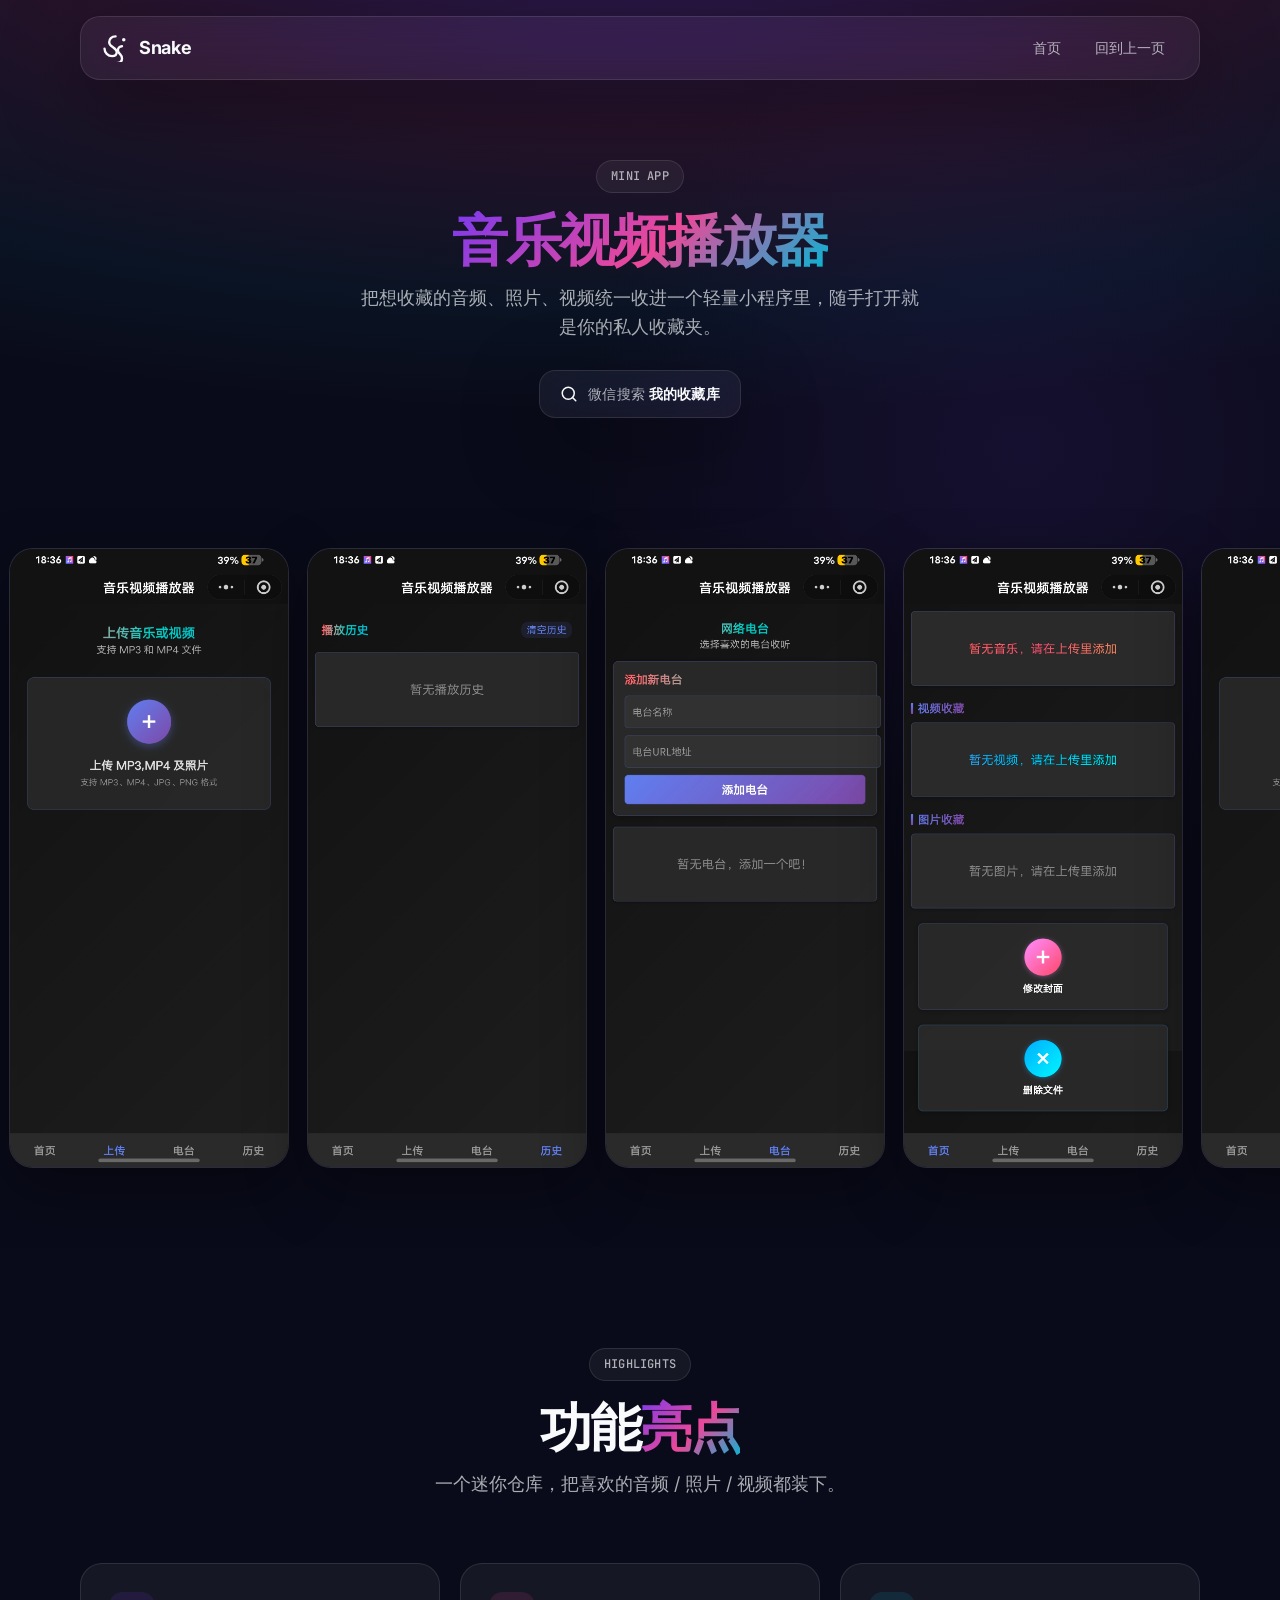
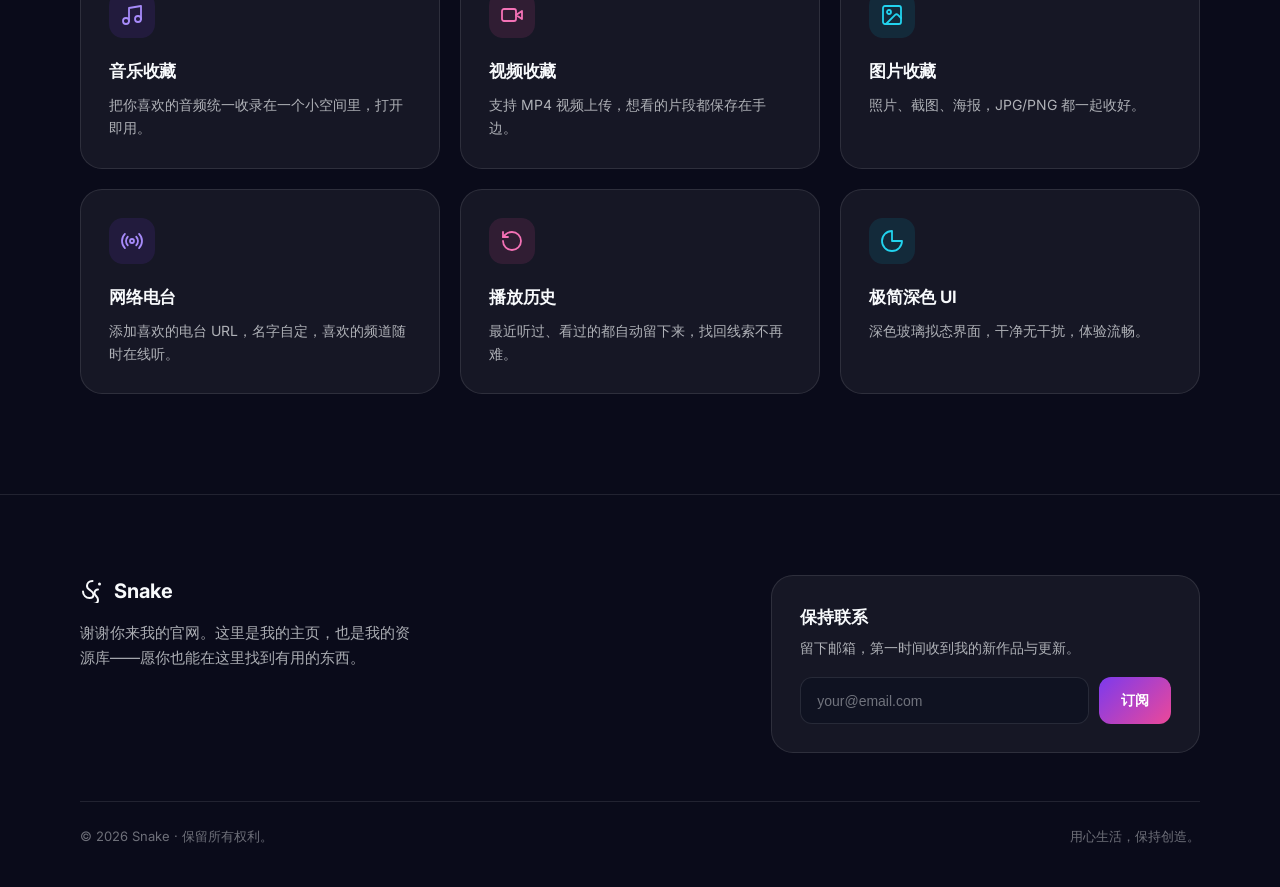
<file: page7.html>
<!DOCTYPE html>
<html lang="zh-CN">
<head>
<meta charset="UTF-8">
<meta name="viewport" content="width=device-width, initial-scale=1.0">
<title>Snake · 音乐视频播放器小程序</title>
<meta name="description" content="音乐视频播放器小程序 —— 把想收藏的音频、照片、视频统一收纳。">
<link rel="preconnect" href="https://fonts.googleapis.com">
<link href="https://fonts.googleapis.com/css2?family=Inter:wght@400;500;600;700;800&family=JetBrains+Mono:wght@400;500&display=swap" rel="stylesheet">
<link rel="stylesheet" href="css/style.css">
<style>
/* 让小程序「了解详情」按钮与 page3 风格一致 */
.app-hero-actions--center {
  justify-content: center;
}

/* 顶部菜单栏同款玻璃小卡片：微信搜索提示 */
.mini-app-tip {
  display: inline-flex;
  align-items: center;
  gap: 10px;
  padding: 12px 20px;
  border-radius: 16px;
  background: rgba(255, 255, 255, 0.05);
  border: 1px solid var(--hairline);
  -webkit-backdrop-filter: blur(20px) saturate(140%);
  backdrop-filter: blur(20px) saturate(140%);
  box-shadow: var(--shadow);
  color: var(--text-secondary);
  font-size: 14px;
  font-weight: 500;
  letter-spacing: 0.01em;
  user-select: all;
  transition: transform 0.2s ease, border-color 0.2s ease, background 0.2s ease;
}

.mini-app-tip:hover {
  transform: translateY(-2px);
  border-color: rgba(255, 255, 255, 0.18);
  background: rgba(255, 255, 255, 0.08);
}

.mini-app-tip svg {
  width: 18px;
  height: 18px;
  color: var(--text-primary);
  flex-shrink: 0;
}

.mini-app-tip strong {
  color: var(--text-primary);
  font-weight: 600;
}
</style>
</head>
<body>

<header class="nav" id="nav" role="banner">
  <div class="container">
    <div class="nav-inner">
      <a href="index.html" class="nav-logo" aria-label="返回首页">
        <svg width="28" height="28" viewBox="0 0 24 24" fill="none" stroke="currentColor" stroke-width="2" stroke-linecap="round" stroke-linejoin="round">
          <path d="M12.5 2c-3.5 0-5.5 2.5-5.5 5 0 2.5 2 3.5 3.5 4.5s3 2 3 4c0 2-1.5 3.5-4 3.5a6.5 6.5 0 0 1-6.5-6.5"></path>
          <path d="M18 10.5a3.5 3.5 0 0 0-3.5 3.5c0 1.5 1 2.5 2 3.5s1.5 2 1.5 3.5c0 2.5-2 4-5 4"></path>
          <circle cx="19.5" cy="5" r="1.5" fill="currentColor" stroke="none"></circle>
        </svg>
        Snake
      </a>
      <nav class="nav-links" role="navigation" aria-label="主导航">
        <a href="index.html">首页</a>
        <a href="index.html">回到上一页</a>
      </nav>
      <button class="icon-btn menu-toggle" id="menuBtn" aria-label="展开菜单" aria-expanded="false">
        <svg viewBox="0 0 24 24" fill="none" stroke="currentColor" stroke-width="2" stroke-linecap="round" stroke-linejoin="round"><path d="M4 6h16M4 12h16M4 18h16"></path></svg>
      </button>
    </div>
  </div>
</header>

<main>
  <section class="hero" id="app-detail" aria-label="音乐视频播放器小程序">
    <div class="container hero-grid page-hero-grid">
      <div class="hero-content">
        <div class="section-label"><span class="mono">Mini App</span></div>
        <div class="app-title-row">
          <h1 class="app-title-name gradient-text">音乐视频播放器</h1>
        </div>
        <p class="section-desc" style="margin-top:14px;max-width:560px;">
          把想收藏的音频、照片、视频统一收进一个轻量小程序里，随手打开就是你的私人收藏夹。
        </p>
        <div class="app-hero-actions app-hero-actions--center" style="margin-top:28px;">
          <div class="mini-app-tip" title="在微信顶部搜索栏输入「我的收藏库」">
            <svg viewBox="0 0 24 24" fill="none" stroke="currentColor" stroke-width="2" stroke-linecap="round" stroke-linejoin="round" aria-hidden="true"><circle cx="11" cy="11" r="8"></circle><path d="m21 21-4.3-4.3"></path></svg>
            <span>微信搜索 <strong>我的收藏库</strong></span>
          </div>
        </div>
      </div>
    </div>
  </section>

  <section class="screenshot-marquee" aria-label="小程序截图">
    <div class="marquee-track">
      <div class="marquee-group">
        <img src="assets/screenshots/wxmin-app-home.jpg" alt="小程序首页 - 音乐视频播放器">
        <img src="assets/screenshots/wxmin-app-upload.jpg" alt="小程序上传页 - 上传 MP3/MP4 与照片">
        <img src="assets/screenshots/wxmin-app-radio.jpg" alt="小程序电台页 - 添加网络电台">
        <img src="assets/screenshots/wxmin-app-history.jpg" alt="小程序历史页 - 播放历史">
      </div>
      <div class="marquee-group" aria-hidden="true">
        <img src="assets/screenshots/wxmin-app-home.jpg" alt="">
        <img src="assets/screenshots/wxmin-app-upload.jpg" alt="">
        <img src="assets/screenshots/wxmin-app-radio.jpg" alt="">
        <img src="assets/screenshots/wxmin-app-history.jpg" alt="">
      </div>
    </div>
  </section>

  <section class="features" id="highlights" aria-labelledby="highlights-title">
    <div class="container">
      <div class="section-head reveal">
        <div class="section-label"><span class="mono">Highlights</span></div>
        <h2 class="section-title" id="highlights-title">功能<span class="gradient-text">亮点</span></h2>
        <p class="section-desc">一个迷你仓库，把喜欢的音频 / 照片 / 视频都装下。</p>
      </div>
      <div class="feature-grid">
        <article class="feature-card reveal" style="transition-delay:0ms;">
          <div class="feature-icon"><svg viewBox="0 0 24 24" fill="none" stroke="currentColor" stroke-width="2" stroke-linecap="round" stroke-linejoin="round"><path d="M9 18V5l12-2v13"></path><circle cx="6" cy="18" r="3"></circle><circle cx="18" cy="16" r="3"></circle></svg></div>
          <h3 class="feature-title">音乐收藏</h3>
          <p class="feature-text">把你喜欢的音频统一收录在一个小空间里，打开即用。</p>
        </article>
        <article class="feature-card reveal" style="transition-delay:60ms;">
          <div class="feature-icon"><svg viewBox="0 0 24 24" fill="none" stroke="currentColor" stroke-width="2" stroke-linecap="round" stroke-linejoin="round"><path d="m22 8-6 4 6 4V8Z"></path><rect x="2" y="6" width="14" height="12" rx="2"></rect></svg></div>
          <h3 class="feature-title">视频收藏</h3>
          <p class="feature-text">支持 MP4 视频上传，想看的片段都保存在手边。</p>
        </article>
        <article class="feature-card reveal" style="transition-delay:120ms;">
          <div class="feature-icon"><svg viewBox="0 0 24 24" fill="none" stroke="currentColor" stroke-width="2" stroke-linecap="round" stroke-linejoin="round"><rect x="3" y="3" width="18" height="18" rx="2"></rect><circle cx="9" cy="9" r="2"></circle><path d="m21 15-3.1-3.1a2 2 0 0 0-2.8 0L6 21"></path></svg></div>
          <h3 class="feature-title">图片收藏</h3>
          <p class="feature-text">照片、截图、海报，JPG/PNG 都一起收好。</p>
        </article>
        <article class="feature-card reveal" style="transition-delay:180ms;">
          <div class="feature-icon"><svg viewBox="0 0 24 24" fill="none" stroke="currentColor" stroke-width="2" stroke-linecap="round" stroke-linejoin="round"><circle cx="12" cy="12" r="2"></circle><path d="M16.24 7.76a6 6 0 0 1 0 8.49m-8.48-.01a6 6 0 0 1 0-8.49m11.31-2.82a10 10 0 0 1 0 14.14m-14.14 0a10 10 0 0 1 0-14.14"></path></svg></div>
          <h3 class="feature-title">网络电台</h3>
          <p class="feature-text">添加喜欢的电台 URL，名字自定，喜欢的频道随时在线听。</p>
        </article>
        <article class="feature-card reveal" style="transition-delay:240ms;">
          <div class="feature-icon"><svg viewBox="0 0 24 24" fill="none" stroke="currentColor" stroke-width="2" stroke-linecap="round" stroke-linejoin="round"><path d="M3 12a9 9 0 1 0 9-9 9.75 9.75 0 0 0-6.74 2.74L3 8"></path><path d="M3 3v5h5"></path></svg></div>
          <h3 class="feature-title">播放历史</h3>
          <p class="feature-text">最近听过、看过的都自动留下来，找回线索不再难。</p>
        </article>
        <article class="feature-card reveal" style="transition-delay:300ms;">
          <div class="feature-icon"><svg viewBox="0 0 24 24" fill="none" stroke="currentColor" stroke-width="2" stroke-linecap="round" stroke-linejoin="round"><path d="M12 2a10 10 0 1 0 10 10H12V2z"></path></svg></div>
          <h3 class="feature-title">极简深色 UI</h3>
          <p class="feature-text">深色玻璃拟态界面，干净无干扰，体验流畅。</p>
        </article>
      </div>
    </div>
  </section>
</main>

<footer class="footer" id="subscribe-footer" aria-label="页脚">
  <div class="container">
    <div class="footer-grid">
      <div>
        <div class="footer-brand">
          <svg width="24" height="24" viewBox="0 0 24 24" fill="none" stroke="currentColor" stroke-width="2" stroke-linecap="round" stroke-linejoin="round">
            <path d="M12.5 2c-3.5 0-5.5 2.5-5.5 5 0 2.5 2 3.5 3.5 4.5s3 2 3 4c0 2-1.5 3.5-4 3.5a6.5 6.5 0 0 1-6.5-6.5"></path>
            <path d="M18 10.5a3.5 3.5 0 0 0-3.5 3.5c0 1.5 1 2.5 2 3.5s1.5 2 1.5 3.5c0 2.5-2 4-5 4"></path>
            <circle cx="19.5" cy="5" r="1.5" fill="currentColor" stroke="none"></circle>
          </svg>
          Snake
        </div>
        <p class="footer-copy">谢谢你来我的官网。这里是我的主页，也是我的资源库——愿你也能在这里找到有用的东西。</p>
      </div>
      <div class="subscribe">
        <div class="subscribe-title">保持联系</div>
        <div class="subscribe-desc">留下邮箱，第一时间收到我的新作品与更新。</div>
        <form class="subscribe-form" id="subForm" novalidate>
          <input class="subscribe-input" type="email" placeholder="your@email.com" aria-label="邮箱地址" required>
          <button class="subscribe-btn" type="submit" id="subBtn">
            <span>订阅</span>
          </button>
        </form>
      </div>
    </div>
    <div class="footer-legal">
      <span>&copy; 2026 Snake · 保留所有权利。</span>
      <span>用心生活，保持创造。</span>
    </div>
  </div>
</footer>

<div class="toast" id="toast" role="status" aria-live="polite">
  <div class="toast-inner">
    <svg viewBox="0 0 24 24" fill="none" stroke="currentColor" stroke-width="2" stroke-linecap="round" stroke-linejoin="round"><path d="M20 6 9 17l-5-5"></path></svg>
    <span id="toastMsg">订阅成功，感谢关注。</span>
  </div>
</div>

<script src="js/main.js" defer></script>
<script>
(function() {
  'use strict';
  document.querySelectorAll('a[href="index.html"], a[href^="index.html#"]').forEach(function(link) {
    link.addEventListener('click', function() {
      sessionStorage.setItem('snake-skip-intro', '1');
    });
  });
})();
</script>
</body>
</html>
</file>
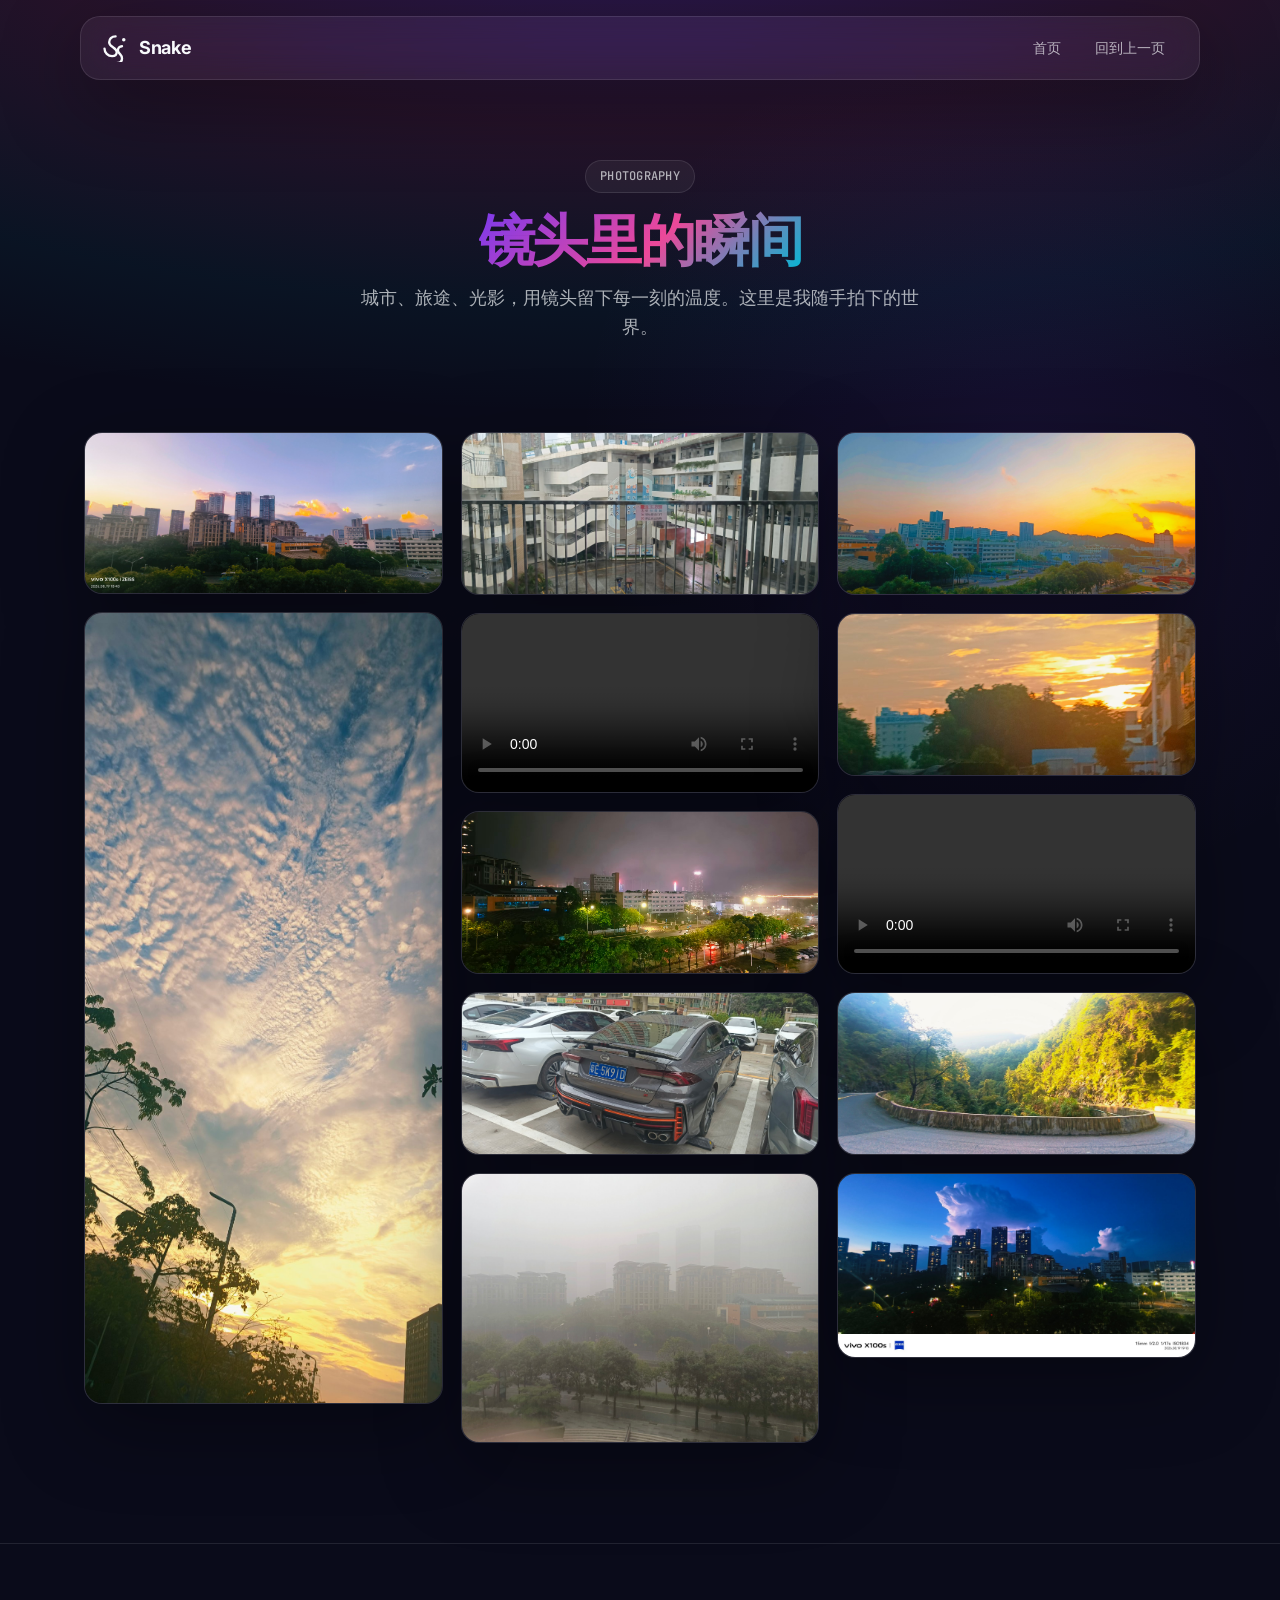
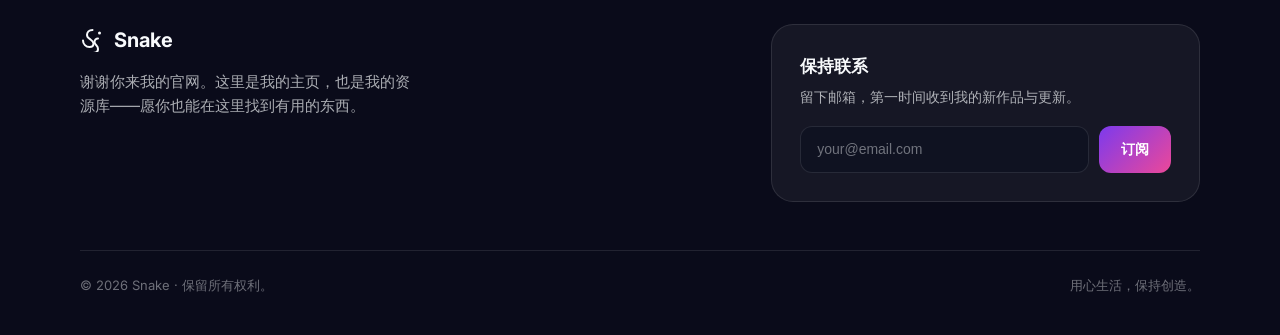
<file: page8.html>
<!DOCTYPE html>
<html lang="zh-CN">
<head>
<meta charset="UTF-8">
<meta name="viewport" content="width=device-width, initial-scale=1.0">
<title>Snake · 摄影集</title>
<meta name="description" content="Snake 的摄影集 —— 城市、旅途、光影，用镜头留下每一刻的温度。">
<link rel="preconnect" href="https://fonts.googleapis.com">
<link href="https://fonts.googleapis.com/css2?family=Inter:wght@400;500;600;700;800&family=JetBrains+Mono:wght@400;500&display=swap" rel="stylesheet">
<link rel="stylesheet" href="css/style.css">
<style>
/* 摄影集 masonry 画廊 */
.gallery-section {
  padding-top: 0;
}

.gallery-masonry {
  columns: 3 320px;
  column-gap: 18px;
  padding: 0 4px;
}

.gallery-item {
  break-inside: avoid;
  margin-bottom: 18px;
  border-radius: 18px;
  overflow: hidden;
  background: var(--surface);
  border: 1px solid var(--hairline);
  box-shadow: var(--shadow);
  cursor: pointer;
  transition: transform 0.35s ease, border-color 0.35s ease;
}

.gallery-item:hover {
  transform: translateY(-4px);
  border-color: rgba(124, 58, 237, 0.4);
}

.gallery-item img,
.gallery-item video {
  display: block;
  width: 100%;
  height: auto;
  object-fit: cover;
}

.gallery-item video {
  background: #000;
}

.gallery-badge {
  position: absolute;
  top: 12px;
  right: 12px;
  display: inline-flex;
  align-items: center;
  gap: 6px;
  padding: 6px 12px;
  border-radius: 999px;
  background: rgba(0, 0, 0, 0.45);
  border: 1px solid rgba(255, 255, 255, 0.1);
  color: #fff;
  font-family: "JetBrains Mono", monospace;
  font-size: 11px;
  letter-spacing: 0.06em;
  backdrop-filter: blur(8px);
  pointer-events: none;
}

.gallery-item {
  position: relative;
}

/* Lightbox */
.lightbox {
  position: fixed;
  inset: 0;
  z-index: 1000;
  display: flex;
  align-items: center;
  justify-content: center;
  padding: 24px;
  background: rgba(10, 11, 26, 0.92);
  backdrop-filter: blur(16px);
  opacity: 0;
  visibility: hidden;
  transition: opacity 0.25s ease, visibility 0.25s ease;
}

.lightbox.active {
  opacity: 1;
  visibility: visible;
}

.lightbox-content {
  position: relative;
  max-width: 92vw;
  max-height: 88vh;
  border-radius: 18px;
  overflow: hidden;
  box-shadow: 0 32px 80px rgba(0, 0, 0, 0.5);
}

.lightbox-content img,
.lightbox-content video {
  display: block;
  max-width: 92vw;
  max-height: 88vh;
  width: auto;
  height: auto;
  object-fit: contain;
}

.lightbox-close {
  position: absolute;
  top: 18px;
  right: 18px;
  width: 44px;
  height: 44px;
  display: flex;
  align-items: center;
  justify-content: center;
  border-radius: 50%;
  border: 1px solid var(--hairline);
  background: var(--surface);
  color: var(--text-primary);
  cursor: pointer;
  transition: transform 0.2s ease, background 0.2s ease;
  z-index: 1001;
}

.lightbox-close:hover {
  transform: scale(1.05);
  background: rgba(255, 255, 255, 0.1);
}

.lightbox-close svg {
  width: 20px;
  height: 20px;
}

@media (max-width: 640px) {
  .gallery-masonry {
    column-gap: 12px;
  }
  .gallery-item {
    margin-bottom: 12px;
    border-radius: 14px;
  }
  .lightbox {
    padding: 12px;
  }
}
</style>
</head>
<body>

<header class="nav" id="nav" role="banner">
  <div class="container">
    <div class="nav-inner">
      <a href="index.html" class="nav-logo" aria-label="返回首页">
        <svg width="28" height="28" viewBox="0 0 24 24" fill="none" stroke="currentColor" stroke-width="2" stroke-linecap="round" stroke-linejoin="round">
          <path d="M12.5 2c-3.5 0-5.5 2.5-5.5 5 0 2.5 2 3.5 3.5 4.5s3 2 3 4c0 2-1.5 3.5-4 3.5a6.5 6.5 0 0 1-6.5-6.5"></path>
          <path d="M18 10.5a3.5 3.5 0 0 0-3.5 3.5c0 1.5 1 2.5 2 3.5s1.5 2 1.5 3.5c0 2.5-2 4-5 4"></path>
          <circle cx="19.5" cy="5" r="1.5" fill="currentColor" stroke="none"></circle>
        </svg>
        Snake
      </a>
      <nav class="nav-links" role="navigation" aria-label="主导航">
        <a href="index.html">首页</a>
        <a href="index.html">回到上一页</a>
      </nav>
      <button class="icon-btn menu-toggle" id="menuBtn" aria-label="展开菜单" aria-expanded="false">
        <svg viewBox="0 0 24 24" fill="none" stroke="currentColor" stroke-width="2" stroke-linecap="round" stroke-linejoin="round"><path d="M4 6h16M4 12h16M4 18h16"></path></svg>
      </button>
    </div>
  </div>
</header>

<main>
  <section class="hero" id="photo-hero" aria-label="摄影集">
    <div class="container hero-grid page-hero-grid">
      <div class="hero-content">
        <div class="section-label"><span class="mono">Photography</span></div>
        <div class="app-title-row">
          <h1 class="app-title-name gradient-text">镜头里的瞬间</h1>
        </div>
        <p class="section-desc" style="margin-top:14px;max-width:560px;">
          城市、旅途、光影，用镜头留下每一刻的温度。这里是我随手拍下的世界。
        </p>
      </div>
    </div>
  </section>

  <section class="features gallery-section" aria-label="照片墙">
    <div class="container">
      <div class="gallery-masonry" id="gallery">

        <div class="gallery-item reveal" data-type="image" data-src="assets/photos/photo-01.jpg" style="transition-delay:0ms;">
          <img src="assets/photos/photo-01.jpg" alt="城市黄昏" loading="eager">
        </div>

        <div class="gallery-item reveal" data-type="image" data-src="assets/photos/photo-02.jpg" style="transition-delay:40ms;">
          <img src="assets/photos/photo-02.jpg" alt="天空与云彩" loading="eager">
        </div>

        <div class="gallery-item reveal" data-type="image" data-src="assets/photos/photo-03.jpg" style="transition-delay:80ms;">
          <img src="assets/photos/photo-03.jpg" alt="雨中校园" loading="eager">
        </div>

        <div class="gallery-item reveal" data-type="video" data-src="assets/photos/video-01.mp4" style="transition-delay:120ms;">
          <span class="gallery-badge">
            <svg width="12" height="12" viewBox="0 0 24 24" fill="none" stroke="currentColor" stroke-width="2" stroke-linecap="round" stroke-linejoin="round"><polygon points="5 3 19 12 5 21 5 3"></polygon></svg>
            VIDEO
          </span>
          <video src="assets/photos/video-01.mp4" preload="metadata" controls playsinline></video>
        </div>

        <div class="gallery-item reveal" data-type="image" data-src="assets/photos/photo-04.jpg" style="transition-delay:160ms;">
          <img src="assets/photos/photo-04.jpg" alt="雨夜城市" loading="eager">
        </div>

        <div class="gallery-item reveal" data-type="image" data-src="assets/photos/photo-05.jpg" style="transition-delay:200ms;">
          <img src="assets/photos/photo-05.jpg" alt="停车场一角" loading="eager">
        </div>

        <div class="gallery-item reveal" data-type="image" data-src="assets/photos/photo-06.jpg" style="transition-delay:240ms;">
          <img src="assets/photos/photo-06.jpg" alt="雨雾城市" loading="eager">
        </div>

        <div class="gallery-item reveal" data-type="image" data-src="assets/photos/photo-07.jpg" style="transition-delay:280ms;">
          <img src="assets/photos/photo-07.jpg" alt="日落城市" loading="eager">
        </div>

        <div class="gallery-item reveal" data-type="image" data-src="assets/photos/photo-08.jpg" style="transition-delay:320ms;">
          <img src="assets/photos/photo-08.jpg" alt="黄昏街道" loading="eager">
        </div>

        <div class="gallery-item reveal" data-type="video" data-src="assets/photos/video-02.mp4" style="transition-delay:360ms;">
          <span class="gallery-badge">
            <svg width="12" height="12" viewBox="0 0 24 24" fill="none" stroke="currentColor" stroke-width="2" stroke-linecap="round" stroke-linejoin="round"><polygon points="5 3 19 12 5 21 5 3"></polygon></svg>
            VIDEO
          </span>
          <video src="assets/photos/video-02.mp4" preload="metadata" controls playsinline></video>
        </div>

        <div class="gallery-item reveal" data-type="image" data-src="assets/photos/photo-09.jpg" style="transition-delay:400ms;">
          <img src="assets/photos/photo-09.jpg" alt="山路弯道" loading="eager">
        </div>

        <div class="gallery-item reveal" data-type="image" data-src="assets/photos/photo-10.jpg" style="transition-delay:440ms;">
          <img src="assets/photos/photo-10.jpg" alt="蓝调城市夜景" loading="eager">
        </div>

      </div>
    </div>
  </section>
</main>

<footer class="footer" id="subscribe-footer" aria-label="页脚">
  <div class="container">
    <div class="footer-grid">
      <div>
        <div class="footer-brand">
          <svg width="24" height="24" viewBox="0 0 24 24" fill="none" stroke="currentColor" stroke-width="2" stroke-linecap="round" stroke-linejoin="round">
            <path d="M12.5 2c-3.5 0-5.5 2.5-5.5 5 0 2.5 2 3.5 3.5 4.5s3 2 3 4c0 2-1.5 3.5-4 3.5a6.5 6.5 0 0 1-6.5-6.5"></path>
            <path d="M18 10.5a3.5 3.5 0 0 0-3.5 3.5c0 1.5 1 2.5 2 3.5s1.5 2 1.5 3.5c0 2.5-2 4-5 4"></path>
            <circle cx="19.5" cy="5" r="1.5" fill="currentColor" stroke="none"></circle>
          </svg>
          Snake
        </div>
        <p class="footer-copy">谢谢你来我的官网。这里是我的主页，也是我的资源库——愿你也能在这里找到有用的东西。</p>
      </div>
      <div class="subscribe">
        <div class="subscribe-title">保持联系</div>
        <div class="subscribe-desc">留下邮箱，第一时间收到我的新作品与更新。</div>
        <form class="subscribe-form" id="subForm" novalidate>
          <input class="subscribe-input" type="email" placeholder="your@email.com" aria-label="邮箱地址" required>
          <button class="subscribe-btn" type="submit" id="subBtn">
            <span>订阅</span>
          </button>
        </form>
      </div>
    </div>
    <div class="footer-legal">
      <span>&copy; 2026 Snake · 保留所有权利。</span>
      <span>用心生活，保持创造。</span>
    </div>
  </div>
</footer>

<div class="toast" id="toast" role="status" aria-live="polite">
  <div class="toast-inner">
    <svg viewBox="0 0 24 24" fill="none" stroke="currentColor" stroke-width="2" stroke-linecap="round" stroke-linejoin="round"><path d="M20 6 9 17l-5-5"></path></svg>
    <span id="toastMsg">订阅成功，感谢关注。</span>
  </div>
</div>

<div class="lightbox" id="lightbox" role="dialog" aria-modal="true" aria-label="图片预览">
  <button class="lightbox-close" id="lightboxClose" aria-label="关闭">
    <svg viewBox="0 0 24 24" fill="none" stroke="currentColor" stroke-width="2" stroke-linecap="round" stroke-linejoin="round"><path d="M18 6 6 18"></path><path d="m6 6 12 12"></path></svg>
  </button>
  <div class="lightbox-content" id="lightboxContent"></div>
</div>

<script src="js/main.js" defer></script>
<script>
(function() {
  'use strict';

  // 首页 intro 跳过
  document.querySelectorAll('a[href="index.html"], a[href^="index.html#"]').forEach(function(link) {
    link.addEventListener('click', function() {
      sessionStorage.setItem('snake-skip-intro', '1');
    });
  });

  // 灯箱
  var lightbox = document.getElementById('lightbox');
  var lightboxContent = document.getElementById('lightboxContent');
  var lightboxClose = document.getElementById('lightboxClose');

  function openLightbox(src, type) {
    lightboxContent.innerHTML = '';
    if (type === 'video') {
      var video = document.createElement('video');
      video.src = src;
      video.controls = true;
      video.autoplay = true;
      video.playsInline = true;
      lightboxContent.appendChild(video);
    } else {
      var img = document.createElement('img');
      img.src = src;
      img.alt = '预览';
      lightboxContent.appendChild(img);
    }
    lightbox.classList.add('active');
    document.body.style.overflow = 'hidden';
  }

  function closeLightbox() {
    lightbox.classList.remove('active');
    lightboxContent.innerHTML = '';
    document.body.style.overflow = '';
  }

  document.querySelectorAll('.gallery-item').forEach(function(item) {
    item.addEventListener('click', function() {
      openLightbox(item.dataset.src, item.dataset.type);
    });
  });

  lightboxClose.addEventListener('click', closeLightbox);
  lightbox.addEventListener('click', function(e) {
    if (e.target === lightbox) closeLightbox();
  });
  document.addEventListener('keydown', function(e) {
    if (e.key === 'Escape' && lightbox.classList.contains('active')) closeLightbox();
  });
})();
</script>
</body>
</html>
</file>
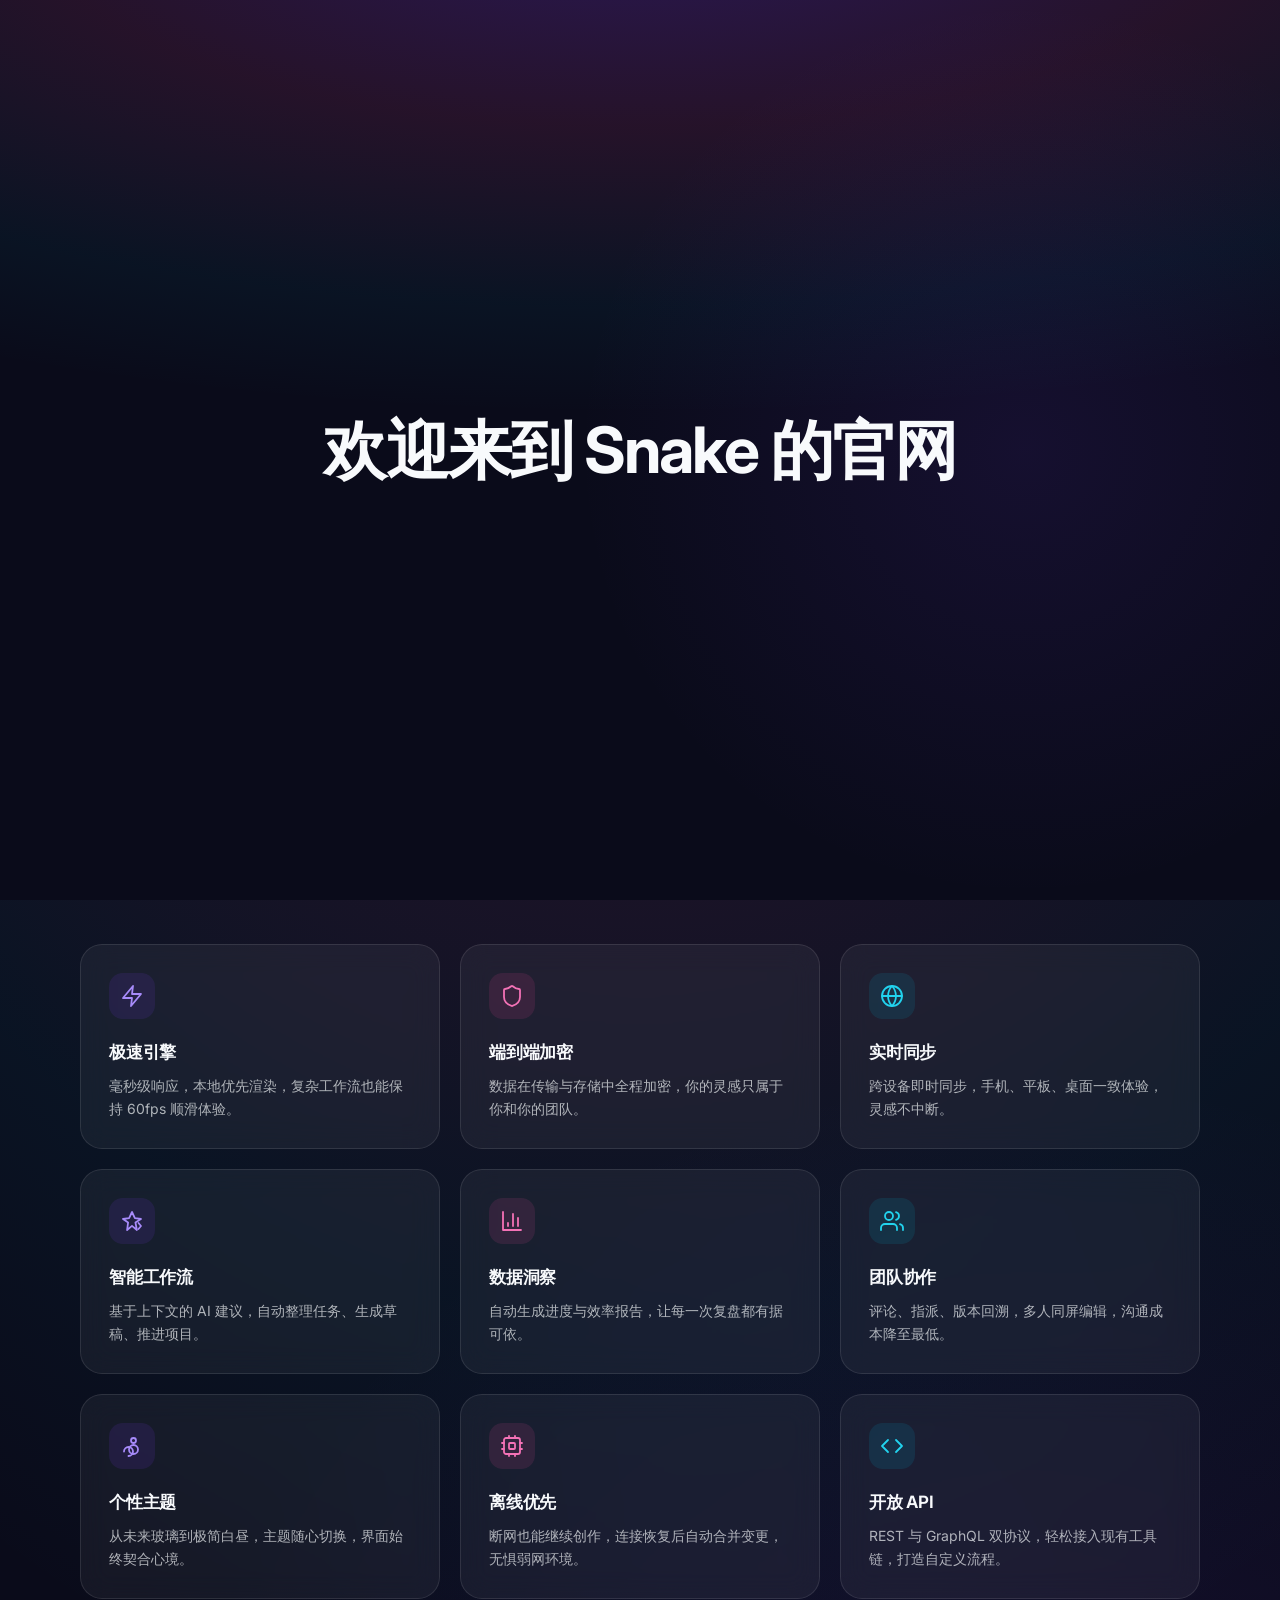
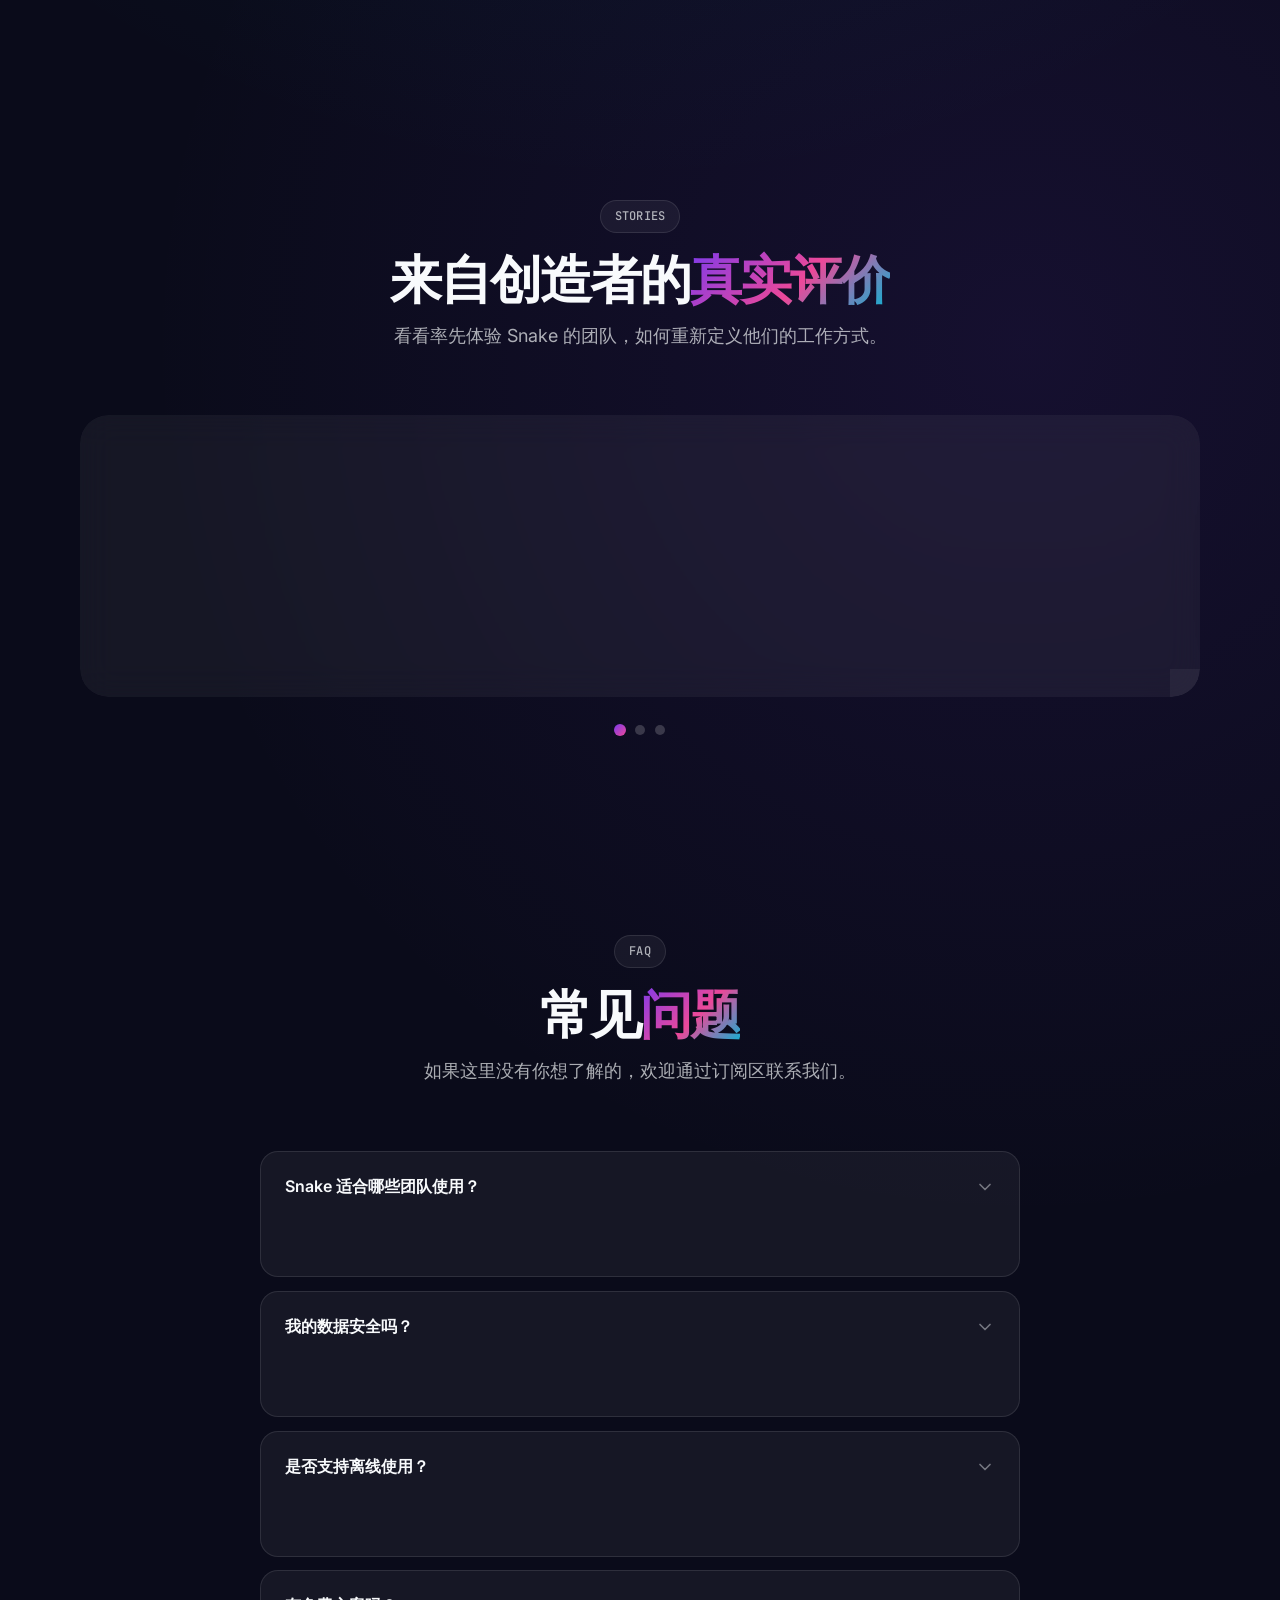
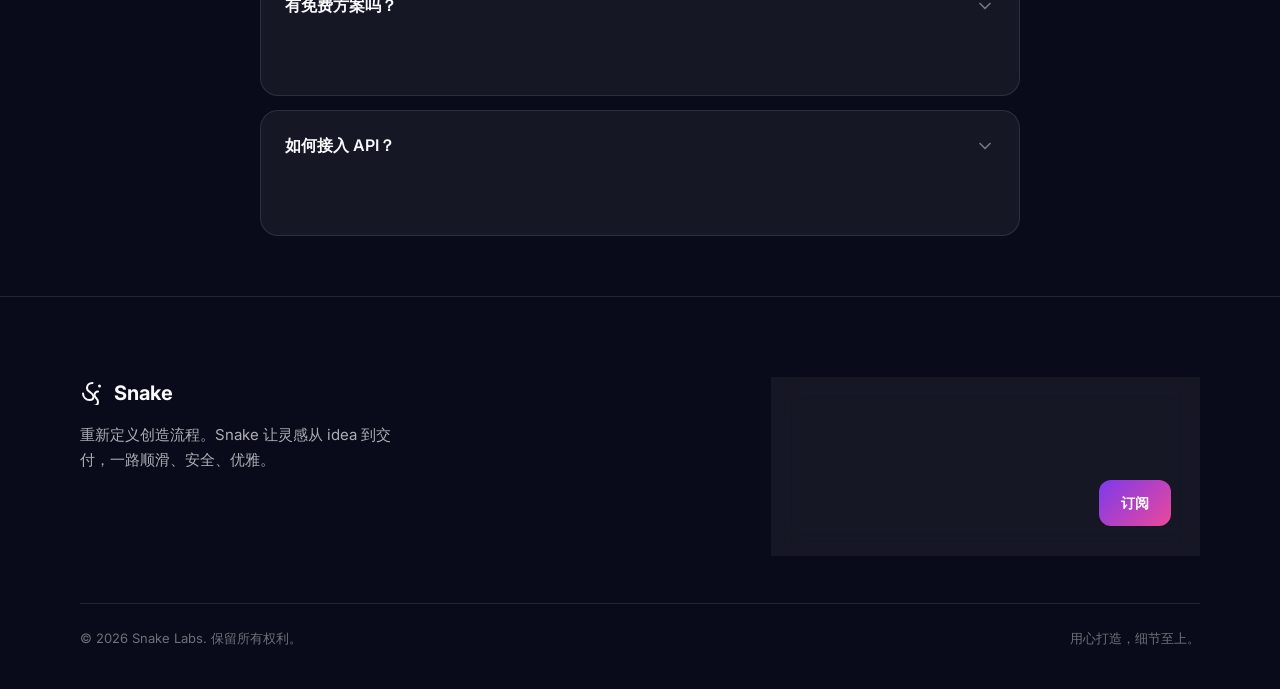
<file: snake-landing.html>
<!DOCTYPE html>
<html lang="zh-CN" data-theme="dark">
<head>
<meta charset="UTF-8">
<meta name="viewport" content="width=device-width, initial-scale=1.0">
<title>Snake · 重新定义创造流程</title>
<meta name="description" content="Snake 是一款从灵感到交付的 AI 协作工作台。极速、安全、优雅。">
<link rel="preconnect" href="https://fonts.googleapis.com">
<link href="https://fonts.googleapis.com/css2?family=Inter:wght@400;500;600;700;800&family=JetBrains+Mono:wght@400;500&display=swap" rel="stylesheet">
<style>
:root,
[data-theme="dark"] {
  --bg: #0A0B1A;
  --bg-elevated: #0F1221;
  --bg-radial: radial-gradient(ellipse 160% 80% at 50% -10%, rgba(124,58,237,0.28) 0%, rgba(236,72,153,0.12) 30%, rgba(6,182,212,0.05) 55%, transparent 70%), radial-gradient(circle at 80% 50%, rgba(124,58,237,0.10), transparent 40%), #0A0B1A;
  --surface: rgba(255, 255, 255, 0.05);
  --surface-hover: rgba(255, 255, 255, 0.09);
  --text-primary: #F8FAFC;
  --text-secondary: rgba(248, 250, 252, 0.68);
  --text-tertiary: rgba(248, 250, 252, 0.42);
  --hairline: rgba(255, 255, 255, 0.10);
  --hairline-strong: rgba(255, 255, 255, 0.18);
  --shadow: 0 24px 80px rgba(0, 0, 0, 0.35);
  --glow-violet: rgba(124, 58, 237, 0.45);
  --glow-pink: rgba(236, 72, 153, 0.35);
  --glow-cyan: rgba(6, 182, 212, 0.35);
}

[data-theme="light"] {
  --bg: #F8FAFC;
  --bg-elevated: #FFFFFF;
  --bg-radial: radial-gradient(ellipse 160% 80% at 50% -10%, rgba(124,58,237,0.14) 0%, rgba(236,72,153,0.08) 30%, rgba(6,182,212,0.05) 55%, transparent 70%), radial-gradient(circle at 80% 50%, rgba(124,58,237,0.06), transparent 40%), #F8FAFC;
  --surface: rgba(255, 255, 255, 0.72);
  --surface-hover: rgba(255, 255, 255, 0.90);
  --text-primary: #0A0B1A;
  --text-secondary: rgba(10, 11, 26, 0.64);
  --text-tertiary: rgba(10, 11, 26, 0.42);
  --hairline: rgba(10, 11, 26, 0.08);
  --hairline-strong: rgba(10, 11, 26, 0.14);
  --shadow: 0 24px 80px rgba(2, 6, 23, 0.10);
  --glow-violet: rgba(124, 58, 237, 0.22);
  --glow-pink: rgba(236, 72, 153, 0.16);
  --glow-cyan: rgba(6, 182, 212, 0.18);
}

* {
  box-sizing: border-box;
  margin: 0;
  padding: 0;
}

html {
  scroll-behavior: smooth;
}

body {
  font-family: "Inter", system-ui, -apple-system, BlinkMacSystemFont, "Segoe UI", Roboto, sans-serif;
  background: var(--bg-radial);
  color: var(--text-primary);
  min-height: 100vh;
  overflow-x: hidden;
  line-height: 1.6;
}

.mono {
  font-family: "JetBrains Mono", "SF Mono", Consolas, monospace;
}

a {
  color: inherit;
  text-decoration: none;
}

img {
  max-width: 100%;
  display: block;
}

button {
  font: inherit;
  cursor: pointer;
  border: none;
  background: none;
  color: inherit;
}

ul, ol {
  list-style: none;
}

.container {
  width: min(1120px, calc(100% - 48px));
  margin: 0 auto;
}

.section-label {
  display: inline-flex;
  align-items: center;
  gap: 8px;
  padding: 6px 14px;
  border-radius: 999px;
  background: var(--surface);
  border: 1px solid var(--hairline);
  color: var(--text-secondary);
  font-size: 12px;
  font-weight: 500;
  letter-spacing: 0.02em;
  font-family: "JetBrains Mono", monospace;
  text-transform: uppercase;
}

.gradient-text {
  background: linear-gradient(135deg, #7C3AED 0%, #EC4899 55%, #06B6D4 100%);
  -webkit-background-clip: text;
  background-clip: text;
  color: transparent;
}

.btn {
  display: inline-flex;
  align-items: center;
  justify-content: center;
  gap: 8px;
  padding: 14px 28px;
  border-radius: 14px;
  font-weight: 600;
  font-size: 15px;
  transition: transform 200ms ease-out, opacity 200ms ease-out, box-shadow 200ms ease-out;
}

.btn:active {
  transform: scale(0.98);
}

.btn-primary {
  background: linear-gradient(135deg, #7C3AED 0%, #EC4899 100%);
  color: #fff;
  box-shadow: 0 12px 32px rgba(124, 58, 237, 0.30);
}

.btn-primary:hover {
  transform: translateY(-2px);
  box-shadow: 0 18px 42px rgba(124, 58, 237, 0.40);
}

.btn-secondary {
  background: var(--surface);
  border: 1px solid var(--hairline);
  color: var(--text-primary);
  backdrop-filter: blur(10px);
}

.btn-secondary:hover {
  background: var(--surface-hover);
  border-color: var(--hairline-strong);
  transform: translateY(-2px);
}

.reveal {
  opacity: 0;
  transform: translateY(24px);
  transition: opacity 700ms cubic-bezier(0.16, 1, 0.3, 1), transform 700ms cubic-bezier(0.16, 1, 0.3, 1);
  will-change: transform, opacity;
}

.reveal.in-view {
  opacity: 1;
  transform: translateY(0);
}

/* Intro */
.intro-screen {
  position: fixed;
  inset: 0;
  z-index: 100;
  display: flex;
  align-items: center;
  justify-content: center;
  background: var(--bg-radial);
  pointer-events: none;
  opacity: 1;
  transition: opacity 600ms ease-out, visibility 600ms ease-out;
}

.intro-screen.is-hidden {
  opacity: 0;
  visibility: hidden;
}

.intro-text {
  font-size: clamp(28px, 6vw, 64px);
  font-weight: 700;
  letter-spacing: -0.03em;
  text-align: center;
  opacity: 0;
  transform: translateY(12px);
  transition: opacity 900ms ease-out, transform 900ms ease-out;
}

.intro-text.visible {
  opacity: 1;
  transform: translateY(0);
}

/* Navigation */
.nav {
  position: fixed;
  top: 0;
  left: 0;
  right: 0;
  z-index: 50;
  padding: 16px 0;
}

.nav-inner {
  display: flex;
  align-items: center;
  justify-content: space-between;
  padding: 12px 20px;
  border-radius: 20px;
  background: rgba(255, 255, 255, 0.05);
  border: 1px solid var(--hairline);
  backdrop-filter: blur(20px) saturate(140%);
  box-shadow: var(--shadow);
}

[data-theme="light"] .nav-inner {
  background: rgba(255, 255, 255, 0.72);
}

.nav-logo {
  display: inline-flex;
  align-items: center;
  gap: 10px;
  font-weight: 700;
  font-size: 18px;
  letter-spacing: -0.02em;
}

.nav-links {
  display: flex;
  align-items: center;
  gap: 6px;
}

.nav-links a {
  padding: 8px 14px;
  border-radius: 10px;
  font-size: 14px;
  font-weight: 500;
  color: var(--text-secondary);
  transition: color 200ms, background 200ms;
}

.nav-links a:hover {
  color: var(--text-primary);
  background: var(--surface);
}

.nav-actions {
  display: flex;
  align-items: center;
  gap: 10px;
}

.icon-btn {
  width: 40px;
  height: 40px;
  display: inline-flex;
  align-items: center;
  justify-content: center;
  border-radius: 12px;
  background: var(--surface);
  border: 1px solid var(--hairline);
  color: var(--text-primary);
  transition: background 200ms, transform 150ms;
}

.icon-btn:hover {
  background: var(--surface-hover);
  transform: translateY(-1px);
}

.icon-btn svg {
  width: 20px;
  height: 20px;
  stroke-width: 2;
}

.menu-toggle {
  display: none;
}

/* Hero */
.hero {
  padding: 160px 0 90px;
  position: relative;
}

.hero-grid {
  display: grid;
  grid-template-columns: 1.05fr 0.95fr;
  align-items: center;
  gap: 56px;
}

.hero-content > * {
  opacity: 0;
  transform: translateY(28px);
  transition: opacity 800ms cubic-bezier(0.16, 1, 0.3, 1), transform 800ms cubic-bezier(0.16, 1, 0.3, 1);
}

body.ready .hero-content > * {
  opacity: 1;
  transform: translateY(0);
}

body.ready .hero-content > *:nth-child(1) { transition-delay: 0ms; }
body.ready .hero-content > *:nth-child(2) { transition-delay: 90ms; }
body.ready .hero-content > *:nth-child(3) { transition-delay: 180ms; }
body.ready .hero-content > *:nth-child(4) { transition-delay: 270ms; }
body.ready .hero-content > *:nth-child(5) { transition-delay: 360ms; }

.hero-title {
  font-size: clamp(64px, 11vw, 120px);
  font-weight: 800;
  letter-spacing: -0.05em;
  line-height: 0.95;
  margin: 18px 0 22px;
}

.hero-subtitle {
  font-size: clamp(18px, 2.2vw, 22px);
  color: var(--text-secondary);
  max-width: 480px;
  line-height: 1.6;
}

.hero-actions {
  display: flex;
  flex-wrap: wrap;
  gap: 14px;
  margin-top: 38px;
}

/* Mockup */
.mockup-stage {
  perspective: 1200px;
  opacity: 0;
  transform: translateY(40px) rotateY(-8deg);
  transition: opacity 900ms cubic-bezier(0.16, 1, 0.3, 1) 420ms, transform 900ms cubic-bezier(0.16, 1, 0.3, 1) 420ms;
}

body.ready .mockup-stage {
  opacity: 1;
  transform: translateY(0) rotateY(0);
}

.mockup-card {
  position: relative;
  width: 100%;
  aspect-ratio: 16 / 10.5;
  border-radius: 24px;
  background: rgba(255, 255, 255, 0.06);
  border: 1px solid var(--hairline);
  box-shadow: 0 40px 100px rgba(0, 0, 0, 0.45), inset 0 1px 0 rgba(255,255,255,0.08);
  backdrop-filter: blur(16px);
  transform-style: preserve-3d;
  transform: rotateX(18deg) rotateY(-14deg) rotateZ(0deg);
  animation: mockupFloat 6s ease-in-out infinite;
}

.mockup-card::before {
  content: "";
  position: absolute;
  inset: -1px;
  border-radius: 25px;
  padding: 1px;
  background: linear-gradient(135deg, rgba(124,58,237,0.6), rgba(236,72,153,0.35), rgba(6,182,212,0.25));
  -webkit-mask: linear-gradient(#fff 0 0) content-box, linear-gradient(#fff 0 0);
  -webkit-mask-composite: xor;
  mask-composite: exclude;
  pointer-events: none;
}

.mockup-header {
  display: flex;
  align-items: center;
  gap: 8px;
  padding: 18px 22px;
  border-bottom: 1px solid var(--hairline);
}

.dot {
  width: 10px;
  height: 10px;
  border-radius: 50%;
  background: var(--text-tertiary);
}

.dot:first-child { background: #EC4899; }
.dot:nth-child(2) { background: #7C3AED; }
.dot:nth-child(3) { background: #06B6D4; }

.mockup-body {
  padding: 28px;
  display: grid;
  grid-template-columns: 1.4fr 1fr;
  gap: 24px;
  height: calc(100% - 60px);
}

.mockup-left {
  display: flex;
  flex-direction: column;
  gap: 18px;
}

.mockup-kicker {
  font-family: "JetBrains Mono", monospace;
  font-size: 11px;
  color: var(--text-tertiary);
  letter-spacing: 0.08em;
}

.mockup-headline {
  font-size: 28px;
  font-weight: 700;
  letter-spacing: -0.03em;
  line-height: 1.15;
}

.mockup-row {
  display: flex;
  align-items: center;
  gap: 12px;
  margin-top: auto;
}

.avatar-group {
  display: flex;
}

.avatar-group img {
  width: 36px;
  height: 36px;
  border-radius: 50%;
  border: 2px solid var(--bg-elevated);
  margin-left: -10px;
  object-fit: cover;
}

.avatar-group img:first-child {
  margin-left: 0;
}

.mockup-right {
  display: flex;
  flex-direction: column;
  gap: 16px;
}

.metric {
  flex: 1;
  border-radius: 16px;
  background: var(--surface);
  border: 1px solid var(--hairline);
  padding: 16px;
  display: flex;
  flex-direction: column;
  justify-content: space-between;
}

.metric-label {
  font-size: 12px;
  color: var(--text-secondary);
}

.metric-value {
  font-size: 26px;
  font-weight: 700;
}

.metric-bar {
  height: 6px;
  border-radius: 999px;
  background: var(--hairline);
  overflow: hidden;
  margin-top: 10px;
}

.metric-fill {
  height: 100%;
  width: 78%;
  border-radius: 999px;
  background: linear-gradient(90deg, #7C3AED, #EC4899);
}

/* Features */
.features {
  padding: 100px 0;
}

.section-head {
  text-align: center;
  max-width: 620px;
  margin: 0 auto 64px;
}

.section-title {
  font-size: clamp(34px, 5vw, 52px);
  font-weight: 800;
  letter-spacing: -0.04em;
  line-height: 1.1;
  margin: 18px 0 14px;
}

.section-desc {
  color: var(--text-secondary);
  font-size: 18px;
}

.feature-grid {
  display: grid;
  grid-template-columns: repeat(3, 1fr);
  gap: 20px;
}

.feature-card {
  padding: 28px;
  border-radius: 22px;
  background: var(--surface);
  border: 1px solid var(--hairline);
  backdrop-filter: blur(14px);
  transition: transform 300ms cubic-bezier(0.16, 1, 0.3, 1), background 200ms, border-color 200ms, box-shadow 300ms;
}

.feature-card:hover {
  transform: translateY(-8px);
  background: var(--surface-hover);
  border-color: var(--hairline-strong);
  box-shadow: 0 28px 60px rgba(0, 0, 0, 0.25);
}

.feature-icon {
  width: 46px;
  height: 46px;
  display: inline-flex;
  align-items: center;
  justify-content: center;
  border-radius: 14px;
  margin-bottom: 20px;
  background: rgba(124, 58, 237, 0.12);
  color: #A78BFA;
}

.feature-card:nth-child(3n+2) .feature-icon {
  background: rgba(236, 72, 153, 0.12);
  color: #F472B6;
}

.feature-card:nth-child(3n+3) .feature-icon {
  background: rgba(6, 182, 212, 0.12);
  color: #22D3EE;
}

.feature-icon svg {
  width: 24px;
  height: 24px;
  stroke-width: 1.8;
}

.feature-title {
  font-size: 17px;
  font-weight: 650;
  margin-bottom: 8px;
  letter-spacing: -0.01em;
}

.feature-text {
  font-size: 14px;
  color: var(--text-secondary);
  line-height: 1.65;
}

/* Testimonials */
.testimonials {
  padding: 100px 0;
  overflow: hidden;
}

.carousel-wrap {
  position: relative;
  margin-top: 60px;
}

.carousel-viewport {
  overflow: hidden;
  border-radius: 28px;
}

.carousel-track {
  display: flex;
  transition: transform 500ms cubic-bezier(0.16, 1, 0.3, 1);
  cursor: grab;
}

.carousel-track.is-dragging {
  cursor: grabbing;
  transition: none;
}

.testimonial-card {
  flex: 0 0 100%;
  padding: 44px;
  border-radius: 28px;
  background: var(--surface);
  border: 1px solid var(--hairline);
  backdrop-filter: blur(16px);
  display: grid;
  grid-template-columns: auto 1fr;
  gap: 32px;
  align-items: center;
  user-select: none;
}

.testimonial-avatar {
  width: 160px;
  height: 160px;
  border-radius: 24px;
  object-fit: cover;
  border: 1px solid var(--hairline);
  box-shadow: 0 20px 50px rgba(0,0,0,0.25);
}

.testimonial-quote {
  font-size: clamp(20px, 2.4vw, 26px);
  line-height: 1.55;
  font-weight: 500;
  letter-spacing: -0.01em;
  margin-bottom: 26px;
}

.testimonial-stars {
  display: flex;
  gap: 4px;
  margin-bottom: 18px;
  color: #FBBF24;
}

.testimonial-stars svg {
  width: 18px;
  height: 18px;
  fill: currentColor;
  stroke: currentColor;
  stroke-width: 1.5;
}

.testimonial-name {
  font-weight: 700;
  font-size: 16px;
  margin-bottom: 2px;
}

.testimonial-role {
  font-size: 14px;
  color: var(--text-secondary);
}

.carousel-dots {
  display: flex;
  justify-content: center;
  gap: 10px;
  margin-top: 28px;
}

.carousel-dot {
  width: 10px;
  height: 10px;
  border-radius: 50%;
  background: var(--hairline-strong);
  transition: transform 200ms, background 200ms;
}

.carousel-dot.active {
  background: linear-gradient(135deg, #7C3AED, #EC4899);
  transform: scale(1.2);
}

/* FAQ */
.faq {
  padding: 100px 0 60px;
}

.faq-list {
  max-width: 760px;
  margin: 52px auto 0;
  display: flex;
  flex-direction: column;
  gap: 14px;
}

.faq-item {
  border-radius: 18px;
  background: var(--surface);
  border: 1px solid var(--hairline);
  overflow: hidden;
}

.faq-question {
  width: 100%;
  display: flex;
  align-items: center;
  justify-content: space-between;
  padding: 22px 24px;
  text-align: left;
  font-size: 16px;
  font-weight: 600;
  color: var(--text-primary);
  transition: background 200ms;
}

.faq-question:hover {
  background: var(--surface-hover);
}

.faq-question svg {
  width: 20px;
  height: 20px;
  flex-shrink: 0;
  color: var(--text-tertiary);
  transition: transform 300ms cubic-bezier(0.16, 1, 0.3, 1);
}

.faq-item.open .faq-question svg {
  transform: rotate(180deg);
}

.faq-answer {
  padding: 0 24px;
  opacity: 0;
  transform: translateY(-10px);
  visibility: hidden;
  transition: opacity 300ms ease-out, transform 300ms ease-out, visibility 300ms ease-out;
}

.faq-item.open .faq-answer {
  padding-bottom: 24px;
  opacity: 1;
  transform: translateY(0);
  visibility: visible;
}

.faq-answer p {
  color: var(--text-secondary);
  line-height: 1.7;
}

/* Footer */
.footer {
  padding: 80px 0 40px;
  border-top: 1px solid var(--hairline);
}

.footer-grid {
  display: grid;
  grid-template-columns: 1.2fr 0.8fr;
  gap: 48px;
  align-items: start;
}

.footer-brand {
  display: flex;
  align-items: center;
  gap: 10px;
  font-weight: 700;
  font-size: 20px;
  margin-bottom: 14px;
}

.footer-copy {
  color: var(--text-secondary);
  font-size: 15px;
  max-width: 340px;
  line-height: 1.65;
}

.subscribe {
  border-radius: 22px;
  background: var(--surface);
  border: 1px solid var(--hairline);
  padding: 28px;
  backdrop-filter: blur(14px);
}

.subscribe-title {
  font-size: 17px;
  font-weight: 650;
  margin-bottom: 6px;
}

.subscribe-desc {
  font-size: 14px;
  color: var(--text-secondary);
  margin-bottom: 18px;
}

.subscribe-form {
  display: flex;
  gap: 10px;
}

.subscribe-input {
  flex: 1;
  min-width: 0;
  padding: 12px 16px;
  border-radius: 12px;
  border: 1px solid var(--hairline);
  background: var(--bg-elevated);
  color: var(--text-primary);
  font-size: 14px;
  outline: none;
  transition: border-color 200ms, box-shadow 200ms;
}

.subscribe-input:focus {
  border-color: #7C3AED;
  box-shadow: 0 0 0 3px rgba(124, 58, 237, 0.15);
}

.subscribe-input::placeholder {
  color: var(--text-tertiary);
}

.subscribe-btn {
  padding: 12px 22px;
  border-radius: 12px;
  background: linear-gradient(135deg, #7C3AED, #EC4899);
  color: #fff;
  font-weight: 600;
  font-size: 14px;
  display: inline-flex;
  align-items: center;
  gap: 8px;
  transition: opacity 200ms, transform 150ms;
}

.subscribe-btn:hover {
  transform: translateY(-1px);
}

.subscribe-btn:disabled {
  opacity: 0.65;
  cursor: not-allowed;
}

.spinner {
  width: 16px;
  height: 16px;
  border: 2px solid rgba(255,255,255,0.35);
  border-top-color: #fff;
  border-radius: 50%;
  animation: spin 700ms linear infinite;
}

.footer-legal {
  margin-top: 48px;
  padding-top: 24px;
  border-top: 1px solid var(--hairline);
  display: flex;
  justify-content: space-between;
  color: var(--text-tertiary);
  font-size: 13px;
}

/* Toast */
.toast {
  position: fixed;
  bottom: 28px;
  left: 50%;
  transform: translateX(-50%) translateY(20px);
  opacity: 0;
  z-index: 90;
  pointer-events: none;
  transition: opacity 300ms ease-out, transform 300ms ease-out;
}

.toast.visible {
  opacity: 1;
  transform: translateX(-50%) translateY(0);
}

.toast-inner {
  display: inline-flex;
  align-items: center;
  gap: 10px;
  padding: 12px 22px;
  border-radius: 999px;
  background: rgba(10, 11, 26, 0.92);
  border: 1px solid rgba(255,255,255,0.12);
  color: #fff;
  font-size: 14px;
  font-weight: 500;
  box-shadow: 0 16px 40px rgba(0,0,0,0.30);
  backdrop-filter: blur(12px);
}

[data-theme="light"] .toast-inner {
  background: rgba(10, 11, 26, 0.88);
  color: #fff;
}

.toast-inner svg {
  width: 18px;
  height: 18px;
  color: #22D3EE;
}

/* Animations */
@keyframes mockupFloat {
  0%, 100% { transform: rotateX(18deg) rotateY(-14deg) translateY(0); }
  50% { transform: rotateX(18deg) rotateY(-14deg) translateY(-12px); }
}

@keyframes spin {
  to { transform: rotate(360deg); }
}

/* Reduced motion */
@media (prefers-reduced-motion: reduce) {
  *, *::before, *::after {
    animation-duration: 0.01ms !important;
    animation-iteration-count: 1 !important;
    transition-duration: 0.01ms !important;
    scroll-behavior: auto !important;
  }
  .intro-screen {
    display: none;
  }
  .reveal,
  .hero-content > *,
  .mockup-stage {
    opacity: 1;
    transform: none;
  }
}

/* Responsive */
@media (max-width: 900px) {
  .hero-grid {
    grid-template-columns: 1fr;
    gap: 52px;
  }
  .mockup-card {
    transform: rotateX(12deg) rotateY(-8deg);
  }
  .feature-grid {
    grid-template-columns: repeat(2, 1fr);
  }
  .testimonial-card {
    grid-template-columns: 1fr;
    text-align: center;
    gap: 24px;
  }
  .testimonial-avatar {
    margin: 0 auto;
  }
  .testimonial-stars {
    justify-content: center;
  }
  .footer-grid {
    grid-template-columns: 1fr;
  }
}

@media (max-width: 640px) {
  .nav-links, .nav-actions .btn {
    display: none;
  }
  .menu-toggle {
    display: inline-flex;
  }
  .nav.is-open .nav-links {
    display: flex;
    flex-direction: column;
    position: absolute;
    top: 74px;
    left: 0;
    right: 0;
    background: var(--surface);
    border: 1px solid var(--hairline);
    border-radius: 18px;
    padding: 12px;
    box-shadow: var(--shadow);
    backdrop-filter: blur(18px);
  }
  .nav.is-open .nav-actions {
    display: none;
  }
  .hero {
    padding-top: 120px;
  }
  .feature-grid {
    grid-template-columns: 1fr;
  }
  .hero-actions {
    flex-direction: column;
  }
  .hero-actions .btn {
    width: 100%;
  }
  .mockup-body {
    grid-template-columns: 1fr;
    padding: 20px;
  }
  .mockup-headline {
    font-size: 20px;
  }
  .subscribe-form {
    flex-direction: column;
  }
  .subscribe-form .subscribe-btn {
    width: 100%;
    justify-content: center;
  }
  .testimonial-card {
    padding: 28px;
  }
  .testimonial-avatar {
    width: 120px;
    height: 120px;
  }
}
</style>
</head>
<body>

<div class="intro-screen" id="introScreen" aria-hidden="true">
  <div class="intro-text" id="introText">欢迎来到 Snake 的官网</div>
</div>

<header class="nav" id="nav" role="banner">
  <div class="container">
    <div class="nav-inner">
      <a href="#" class="nav-logo" aria-label="Snake 首页">
        <svg width="28" height="28" viewBox="0 0 24 24" fill="none" stroke="currentColor" stroke-width="2" stroke-linecap="round" stroke-linejoin="round">
          <path d="M12.5 2c-3.5 0-5.5 2.5-5.5 5 0 2.5 2 3.5 3.5 4.5s3 2 3 4c0 2-1.5 3.5-4 3.5a6.5 6.5 0 0 1-6.5-6.5"></path>
          <path d="M18 10.5a3.5 3.5 0 0 0-3.5 3.5c0 1.5 1 2.5 2 3.5s1.5 2 1.5 3.5c0 2.5-2 4-5 4"></path>
          <circle cx="19.5" cy="5" r="1.5" fill="currentColor" stroke="none"></circle>
        </svg>
        Snake
      </a>
      <nav class="nav-links" role="navigation" aria-label="主导航">
        <a href="#features">特性</a>
        <a href="#testimonials">评价</a>
        <a href="#faq">FAQ</a>
      </nav>
      <div class="nav-actions">
        <button class="icon-btn" id="themeBtn" aria-label="切换明暗主题">
          <svg class="moon" viewBox="0 0 24 24" fill="none" stroke="currentColor" stroke-width="2" stroke-linecap="round" stroke-linejoin="round"><path d="M12 3a6 6 0 0 0 9 9 9 9 0 1 1-9-9z"></path></svg>
          <svg class="sun" viewBox="0 0 24 24" fill="none" stroke="currentColor" stroke-width="2" stroke-linecap="round" stroke-linejoin="round" style="display:none;"><circle cx="12" cy="12" r="4"></circle><path d="M12 2v2M12 20v2M4.93 4.93l1.41 1.41M17.66 17.66l1.41 1.41M2 12h2M20 12h2M6.34 17.66l-1.41 1.41M19.07 4.93l-1.41 1.41"></path></svg>
        </button>
        <a href="#subscribe" class="btn btn-primary" style="padding:10px 22px; border-radius:12px; font-size:14px;">立即体验</a>
      </div>
      <button class="icon-btn menu-toggle" id="menuBtn" aria-label="展开菜单" aria-expanded="false">
        <svg viewBox="0 0 24 24" fill="none" stroke="currentColor" stroke-width="2" stroke-linecap="round" stroke-linejoin="round"><path d="M4 6h16M4 12h16M4 18h16"></path></svg>
      </button>
    </div>
  </div>
</header>

<main>
  <section class="hero" id="hero" aria-label="主页横幅">
    <div class="container hero-grid">
      <div class="hero-content">
        <div class="section-label"><span class="mono">Snake 1.0</span> 正式发布</div>
        <h1 class="hero-title gradient-text">Snake</h1>
        <p class="hero-subtitle">一款从灵感到交付的 AI 协作工作台。让创意流动更快、更安全、更有质感。</p>
        <div class="hero-actions">
          <a href="#subscribe" class="btn btn-primary">免费开始 <svg width="18" height="18" viewBox="0 0 24 24" fill="none" stroke="currentColor" stroke-width="2" stroke-linecap="round" stroke-linejoin="round"><path d="M5 12h14"></path><path d="m12 5 7 7-7 7"></path></svg></a>
          <button class="btn btn-secondary" id="watchBtn">观看发布 <svg width="18" height="18" viewBox="0 0 24 24" fill="none" stroke="currentColor" stroke-width="2" stroke-linecap="round" stroke-linejoin="round"><path d="M5 5l14 7-14 7z"></path></svg></button>
        </div>
      </div>
      <div class="mockup-stage" aria-hidden="true">
        <div class="mockup-card">
          <div class="mockup-header">
            <span class="dot"></span><span class="dot"></span><span class="dot"></span>
          </div>
          <div class="mockup-body">
            <div class="mockup-left">
              <div class="mockup-kicker mono">DASHBOARD / OVERVIEW</div>
              <div class="mockup-headline gradient-text">让每一次协作<br>都如丝般顺滑</div>
              <div class="mockup-row">
                <div class="avatar-group">
                  <img src="[data-uri]" alt=""><img src="[data-uri]" alt=""><img src="[data-uri]" alt="">
                </div>
                <span style="font-size:13px;color:var(--text-tertiary);">3 位协作者在线</span>
              </div>
            </div>
            <div class="mockup-right">
              <div class="metric">
                <div class="metric-label">本周效率提升</div>
                <div class="metric-value gradient-text">+42%</div>
                <div class="metric-bar"><div class="metric-fill"></div></div>
              </div>
            </div>
          </div>
        </div>
      </div>
    </div>
  </section>

  <section class="features" id="features" aria-labelledby="features-title">
    <div class="container">
      <div class="section-head reveal">
        <div class="section-label"><span class="mono">Capabilities</span></div>
        <h2 class="section-title" id="features-title">为效率而生的<span class="gradient-text">十大能力</span></h2>
        <p class="section-desc">从个人创造到团队协作，Snake 在每个环节都提供清晰、流畅、可感知的体验。</p>
      </div>
      <div class="feature-grid">
        <article class="feature-card reveal" style="transition-delay:0ms;">
          <div class="feature-icon"><svg viewBox="0 0 24 24" fill="none" stroke="currentColor" stroke-width="2" stroke-linecap="round" stroke-linejoin="round"><polygon points="13 2 3 14 12 14 11 22 21 10 12 10 13 2"></polygon></svg></div>
          <h3 class="feature-title">极速引擎</h3>
          <p class="feature-text">毫秒级响应，本地优先渲染，复杂工作流也能保持 60fps 顺滑体验。</p>
        </article>
        <article class="feature-card reveal" style="transition-delay:60ms;">
          <div class="feature-icon"><svg viewBox="0 0 24 24" fill="none" stroke="currentColor" stroke-width="2" stroke-linecap="round" stroke-linejoin="round"><path d="M20 13c0 5-3.5 7.5-7.66 8.95a1 1 0 0 1-.67-.01C7.5 20.5 4 18 4 13V6a1 1 0 0 1 1-1c2 0 4.5-1.2 6.24-2.72a1.17 1.17 0 0 1 1.52 0C14.51 3.81 17 5 19 5a1 1 0 0 1 1 1z"></path></svg></div>
          <h3 class="feature-title">端到端加密</h3>
          <p class="feature-text">数据在传输与存储中全程加密，你的灵感只属于你和你的团队。</p>
        </article>
        <article class="feature-card reveal" style="transition-delay:120ms;">
          <div class="feature-icon"><svg viewBox="0 0 24 24" fill="none" stroke="currentColor" stroke-width="2" stroke-linecap="round" stroke-linejoin="round"><circle cx="12" cy="12" r="10"></circle><path d="M2 12h20"></path><path d="M12 2a15.3 15.3 0 0 1 4 10 15.3 15.3 0 0 1-4 10 15.3 15.3 0 0 1-4-10 15.3 15.3 0 0 1 4-10z"></path></svg></div>
          <h3 class="feature-title">实时同步</h3>
          <p class="feature-text">跨设备即时同步，手机、平板、桌面一致体验，灵感不中断。</p>
        </article>
        <article class="feature-card reveal" style="transition-delay:180ms;">
          <div class="feature-icon"><svg viewBox="0 0 24 24" fill="none" stroke="currentColor" stroke-width="2" stroke-linecap="round" stroke-linejoin="round"><path d="M12 3 9.1 9.1 3 10l5.1 3.4L7.1 21 12 16.9 16.9 21l-1.5-7.6L21 10l-6.1-.9L12 3z"></path><path d="M18.5 14 21 17l-2.5 3"></path></svg></div>
          <h3 class="feature-title">智能工作流</h3>
          <p class="feature-text">基于上下文的 AI 建议，自动整理任务、生成草稿、推进项目。</p>
        </article>
        <article class="feature-card reveal" style="transition-delay:240ms;">
          <div class="feature-icon"><svg viewBox="0 0 24 24" fill="none" stroke="currentColor" stroke-width="2" stroke-linecap="round" stroke-linejoin="round"><path d="M3 3v18h18"></path><path d="M18 17V9"></path><path d="M13 17V5"></path><path d="M8 17v-3"></path></svg></div>
          <h3 class="feature-title">数据洞察</h3>
          <p class="feature-text">自动生成进度与效率报告，让每一次复盘都有据可依。</p>
        </article>
        <article class="feature-card reveal" style="transition-delay:300ms;">
          <div class="feature-icon"><svg viewBox="0 0 24 24" fill="none" stroke="currentColor" stroke-width="2" stroke-linecap="round" stroke-linejoin="round"><path d="M17 21v-2a4 4 0 0 0-4-4H5a4 4 0 0 0-4 4v2"></path><circle cx="9" cy="7" r="4"></circle><path d="M23 21v-2a4 4 0 0 0-3-3.87"></path><path d="M16 3.13a4 4 0 0 1 0 7.75"></path></svg></div>
          <h3 class="feature-title">团队协作</h3>
          <p class="feature-text">评论、指派、版本回溯，多人同屏编辑，沟通成本降至最低。</p>
        </article>
        <article class="feature-card reveal" style="transition-delay:360ms;">
          <div class="feature-icon"><svg viewBox="0 0 24 24" fill="none" stroke="currentColor" stroke-width="2" stroke-linecap="round" stroke-linejoin="round"><circle cx="13.5" cy="6.5" r="2.5"></circle><path d="M13.5 11a4.5 4.5 0 1 0 0 9 4.5 4.5 0 0 0 0-9z"></path><path d="M4 17.5A4.5 4.5 0 1 1 8.5 22"></path></svg></div>
          <h3 class="feature-title">个性主题</h3>
          <p class="feature-text">从未来玻璃到极简白昼，主题随心切换，界面始终契合心境。</p>
        </article>
        <article class="feature-card reveal" style="transition-delay:420ms;">
          <div class="feature-icon"><svg viewBox="0 0 24 24" fill="none" stroke="currentColor" stroke-width="2" stroke-linecap="round" stroke-linejoin="round"><rect x="4" y="4" width="16" height="16" rx="2"></rect><rect x="9" y="9" width="6" height="6" rx="1"></rect><path d="M15 2v2"></path><path d="M15 20v2"></path><path d="M2 15h2"></path><path d="M2 9h2"></path><path d="M20 15h2"></path><path d="M20 9h2"></path><path d="M9 2v2"></path><path d="M9 20v2"></path></svg></div>
          <h3 class="feature-title">离线优先</h3>
          <p class="feature-text">断网也能继续创作，连接恢复后自动合并变更，无惧弱网环境。</p>
        </article>
        <article class="feature-card reveal" style="transition-delay:480ms;">
          <div class="feature-icon"><svg viewBox="0 0 24 24" fill="none" stroke="currentColor" stroke-width="2" stroke-linecap="round" stroke-linejoin="round"><polyline points="16 18 22 12 16 6"></polyline><polyline points="8 6 2 12 8 18"></polyline></svg></div>
          <h3 class="feature-title">开放 API</h3>
          <p class="feature-text">REST 与 GraphQL 双协议，轻松接入现有工具链，打造自定义流程。</p>
        </article>
      </div>
    </div>
  </section>

  <section class="testimonials" id="testimonials" aria-labelledby="testimonials-title">
    <div class="container">
      <div class="section-head reveal">
        <div class="section-label"><span class="mono">Stories</span></div>
        <h2 class="section-title" id="testimonials-title">来自创造者的<span class="gradient-text">真实评价</span></h2>
        <p class="section-desc">看看率先体验 Snake 的团队，如何重新定义他们的工作方式。</p>
      </div>
      <div class="carousel-wrap">
        <div class="carousel-viewport">
          <div class="carousel-track" id="track" role="list">
            <div class="testimonial-card" role="listitem">
              <img class="testimonial-avatar" src="[data-uri]" alt="">
              <div>
                <div class="testimonial-stars" aria-label="5 星评价">
                  <svg viewBox="0 0 24 24"><path d="M12 2l3.09 6.26L22 9.27l-5 4.34 1.18 6.88L12 16.9l-6.18 3.59L7 13.61 2 9.27l6.91-1.01L12 2z"></path></svg>
                  <svg viewBox="0 0 24 24"><path d="M12 2l3.09 6.26L22 9.27l-5 4.34 1.18 6.88L12 16.9l-6.18 3.59L7 13.61 2 9.27l6.91-1.01L12 2z"></path></svg>
                  <svg viewBox="0 0 24 24"><path d="M12 2l3.09 6.26L22 9.27l-5 4.34 1.18 6.88L12 16.9l-6.18 3.59L7 13.61 2 9.27l6.91-1.01L12 2z"></path></svg>
                  <svg viewBox="0 0 24 24"><path d="M12 2l3.09 6.26L22 9.27l-5 4.34 1.18 6.88L12 16.9l-6.18 3.59L7 13.61 2 9.27l6.91-1.01L12 2z"></path></svg>
                  <svg viewBox="0 0 24 24"><path d="M12 2l3.09 6.26L22 9.27l-5 4.34 1.18 6.88L12 16.9l-6.18 3.59L7 13.61 2 9.27l6.91-1.01L12 2z"></path></svg>
                </div>
                <blockquote class="testimonial-quote">"Snake 把我们原本散落的创意流程串成了一条清晰的线。现在，从脑暴到落地只需要一个工作台。"</blockquote>
                <div class="testimonial-name">陈雨桐</div>
                <div class="testimonial-role">产品设计师 · 灵犀科技</div>
              </div>
            </div>
            <div class="testimonial-card" role="listitem">
              <img class="testimonial-avatar" src="[data-uri]" alt="">
              <div>
                <div class="testimonial-stars" aria-label="5 星评价">
                  <svg viewBox="0 0 24 24"><path d="M12 2l3.09 6.26L22 9.27l-5 4.34 1.18 6.88L12 16.9l-6.18 3.59L7 13.61 2 9.27l6.91-1.01L12 2z"></path></svg>
                  <svg viewBox="0 0 24 24"><path d="M12 2l3.09 6.26L22 9.27l-5 4.34 1.18 6.88L12 16.9l-6.18 3.59L7 13.61 2 9.27l6.91-1.01L12 2z"></path></svg>
                  <svg viewBox="0 0 24 24"><path d="M12 2l3.09 6.26L22 9.27l-5 4.34 1.18 6.88L12 16.9l-6.18 3.59L7 13.61 2 9.27l6.91-1.01L12 2z"></path></svg>
                  <svg viewBox="0 0 24 24"><path d="M12 2l3.09 6.26L22 9.27l-5 4.34 1.18 6.88L12 16.9l-6.18 3.59L7 13.61 2 9.27l6.91-1.01L12 2z"></path></svg>
                  <svg viewBox="0 0 24 24"><path d="M12 2l3.09 6.26L22 9.27l-5 4.34 1.18 6.88L12 16.9l-6.18 3.59L7 13.61 2 9.27l6.91-1.01L12 2z"></path></svg>
                </div>
                <blockquote class="testimonial-quote">"作为开发者，我最喜欢它的离线优先和开放 API。Snake 既懂创作者，也懂工程师。"</blockquote>
                <div class="testimonial-name">刘子墨</div>
                <div class="testimonial-role">高级前端工程师 · 青云实验室</div>
              </div>
            </div>
            <div class="testimonial-card" role="listitem">
              <img class="testimonial-avatar" src="[data-uri]" alt="">
              <div>
                <div class="testimonial-stars" aria-label="5 星评价">
                  <svg viewBox="0 0 24 24"><path d="M12 2l3.09 6.26L22 9.27l-5 4.34 1.18 6.88L12 16.9l-6.18 3.59L7 13.61 2 9.27l6.91-1.01L12 2z"></path></svg>
                  <svg viewBox="0 0 24 24"><path d="M12 2l3.09 6.26L22 9.27l-5 4.34 1.18 6.88L12 16.9l-6.18 3.59L7 13.61 2 9.27l6.91-1.01L12 2z"></path></svg>
                  <svg viewBox="0 0 24 24"><path d="M12 2l3.09 6.26L22 9.27l-5 4.34 1.18 6.88L12 16.9l-6.18 3.59L7 13.61 2 9.27l6.91-1.01L12 2z"></path></svg>
                  <svg viewBox="0 0 24 24"><path d="M12 2l3.09 6.26L22 9.27l-5 4.34 1.18 6.88L12 16.9l-6.18 3.59L7 13.61 2 9.27l6.91-1.01L12 2z"></path></svg>
                  <svg viewBox="0 0 24 24"><path d="M12 2l3.09 6.26L22 9.27l-5 4.34 1.18 6.88L12 16.9l-6.18 3.59L7 13.61 2 9.27l6.91-1.01L12 2z"></path></svg>
                </div>
                <blockquote class="testimonial-quote">"我们评估了七款协作工具，Snake 是唯一让设计、产品和工程团队都愿意每天打开的那一个。"</blockquote>
                <div class="testimonial-name">张若水</div>
                <div class="testimonial-role">联合创始人 · 潮汐资本</div>
              </div>
            </div>
          </div>
        </div>
        <div class="carousel-dots" id="dots" aria-hidden="true"></div>
      </div>
    </div>
  </section>

  <section class="faq" id="faq" aria-labelledby="faq-title">
    <div class="container">
      <div class="section-head reveal">
        <div class="section-label"><span class="mono">FAQ</span></div>
        <h2 class="section-title" id="faq-title">常见<span class="gradient-text">问题</span></h2>
        <p class="section-desc">如果这里没有你想了解的，欢迎通过订阅区联系我们。</p>
      </div>
      <div class="faq-list">
        <div class="faq-item reveal" style="transition-delay:0ms;">
          <button class="faq-question" aria-expanded="false">
            Snake 适合哪些团队使用？
            <svg viewBox="0 0 24 24" fill="none" stroke="currentColor" stroke-width="2" stroke-linecap="round" stroke-linejoin="round"><path d="m6 9 6 6 6-6"></path></svg>
          </button>
          <div class="faq-answer"><p>Snake 面向任何需要把创意转化为成果的个体与团队：设计师、产品经理、开发者、内容创作者、市场团队，都能在其中找到适合自己的工作方式。</p></div>
        </div>
        <div class="faq-item reveal" style="transition-delay:80ms;">
          <button class="faq-question" aria-expanded="false">
            我的数据安全吗？
            <svg viewBox="0 0 24 24" fill="none" stroke="currentColor" stroke-width="2" stroke-linecap="round" stroke-linejoin="round"><path d="m6 9 6 6 6-6"></path></svg>
          </button>
          <div class="faq-answer"><p>Snake 采用端到端加密与零知识架构，你的数据在离开设备前即被加密。我们绝不会出售或训练你的内容。</p></div>
        </div>
        <div class="faq-item reveal" style="transition-delay:160ms;">
          <button class="faq-question" aria-expanded="false">
            是否支持离线使用？
            <svg viewBox="0 0 24 24" fill="none" stroke="currentColor" stroke-width="2" stroke-linecap="round" stroke-linejoin="round"><path d="m6 9 6 6 6-6"></path></svg>
          </button>
          <div class="faq-answer"><p>支持。Snake 的离线优先架构让你在飞机、地铁或弱网环境下也能继续工作，联网后自动同步并解决冲突。</p></div>
        </div>
        <div class="faq-item reveal" style="transition-delay:240ms;">
          <button class="faq-question" aria-expanded="false">
            有免费方案吗？
            <svg viewBox="0 0 24 24" fill="none" stroke="currentColor" stroke-width="2" stroke-linecap="round" stroke-linejoin="round"><path d="m6 9 6 6 6-6"></path></svg>
          </button>
          <div class="faq-answer"><p>有的。个人创作者可免费使用全部核心功能；团队版提供更高级的协作、管理与 API 配额，可按需升级。</p></div>
        </div>
        <div class="faq-item reveal" style="transition-delay:320ms;">
          <button class="faq-question" aria-expanded="false">
            如何接入 API？
            <svg viewBox="0 0 24 24" fill="none" stroke="currentColor" stroke-width="2" stroke-linecap="round" stroke-linejoin="round"><path d="m6 9 6 6 6-6"></path></svg>
          </button>
          <div class="faq-answer"><p>注册后可在设置中生成访问令牌，我们提供 REST 与 GraphQL 两种接入方式，并附有完整的 SDK 与示例。</p></div>
        </div>
      </div>
    </div>
  </section>
</main>

<footer class="footer" id="subscribe" aria-label="页脚">
  <div class="container">
    <div class="footer-grid">
      <div>
        <div class="footer-brand">
          <svg width="24" height="24" viewBox="0 0 24 24" fill="none" stroke="currentColor" stroke-width="2" stroke-linecap="round" stroke-linejoin="round">
            <path d="M12.5 2c-3.5 0-5.5 2.5-5.5 5 0 2.5 2 3.5 3.5 4.5s3 2 3 4c0 2-1.5 3.5-4 3.5a6.5 6.5 0 0 1-6.5-6.5"></path>
            <path d="M18 10.5a3.5 3.5 0 0 0-3.5 3.5c0 1.5 1 2.5 2 3.5s1.5 2 1.5 3.5c0 2.5-2 4-5 4"></path>
            <circle cx="19.5" cy="5" r="1.5" fill="currentColor" stroke="none"></circle>
          </svg>
          Snake
        </div>
        <p class="footer-copy">重新定义创造流程。Snake 让灵感从 idea 到交付，一路顺滑、安全、优雅。</p>
      </div>
      <div class="subscribe">
        <div class="subscribe-title">订阅发布动态</div>
        <div class="subscribe-desc">抢先获取新功能、案例与早期访问资格。</div>
        <form class="subscribe-form" id="subForm" novalidate>
          <input class="subscribe-input" type="email" placeholder="your@email.com" aria-label="邮箱地址" required>
          <button class="subscribe-btn" type="submit" id="subBtn">
            <span>订阅</span>
          </button>
        </form>
      </div>
    </div>
    <div class="footer-legal">
      <span>&copy; 2026 Snake Labs. 保留所有权利。</span>
      <span>用心打造，细节至上。</span>
    </div>
  </div>
</footer>

<div class="toast" id="toast" role="status" aria-live="polite">
  <div class="toast-inner">
    <svg viewBox="0 0 24 24" fill="none" stroke="currentColor" stroke-width="2" stroke-linecap="round" stroke-linejoin="round"><path d="M20 6 9 17l-5-5"></path></svg>
    <span id="toastMsg">订阅成功，感谢关注。</span>
  </div>
</div>

<noscript>
  <style>.intro-screen { display: none; } .reveal, .hero-content > *, .mockup-stage { opacity: 1; transform: none; }</style>
</noscript>

<script>
(function() {
  'use strict';

  const prefersReducedMotion = window.matchMedia('(prefers-reduced-motion: reduce)').matches;
  const introScreen = document.getElementById('introScreen');
  const introText = document.getElementById('introText');

  function finishIntro() {
    document.body.classList.add('ready');
    introScreen.classList.add('is-hidden');
  }

  if (prefersReducedMotion) {
    finishIntro();
  } else {
    requestAnimationFrame(() => {
      introText.classList.add('visible');
    });
    setTimeout(() => {
      introText.classList.remove('visible');
      introText.style.opacity = '0';
      introScreen.style.opacity = '0';
    }, 2200);
    setTimeout(finishIntro, 2800);
  }

  // Theme
  const themeBtn = document.getElementById('themeBtn');
  const sunIcon = themeBtn.querySelector('.sun');
  const moonIcon = themeBtn.querySelector('.moon');
  const saved = localStorage.getItem('snake-theme');
  if (saved) document.documentElement.setAttribute('data-theme', saved);
  function updateThemeIcons() {
    const isLight = document.documentElement.getAttribute('data-theme') === 'light';
    sunIcon.style.display = isLight ? 'block' : 'none';
    moonIcon.style.display = isLight ? 'none' : 'block';
  }
  updateThemeIcons();
  themeBtn.addEventListener('click', () => {
    const next = document.documentElement.getAttribute('data-theme') === 'dark' ? 'light' : 'dark';
    document.documentElement.setAttribute('data-theme', next);
    localStorage.setItem('snake-theme', next);
    updateThemeIcons();
  });

  // Mobile menu
  const nav = document.getElementById('nav');
  const menuBtn = document.getElementById('menuBtn');
  menuBtn.addEventListener('click', () => {
    const open = nav.classList.toggle('is-open');
    menuBtn.setAttribute('aria-expanded', open);
  });

  // Reveal on scroll
  const observer = new IntersectionObserver((entries) => {
    entries.forEach(entry => {
      if (entry.isIntersecting) {
        entry.target.classList.add('in-view');
        observer.unobserve(entry.target);
      }
    });
  }, { threshold: 0.12, rootMargin: '0px 0px -40px 0px' });

  document.querySelectorAll('.reveal').forEach(el => observer.observe(el));

  // FAQ
  document.querySelectorAll('.faq-question').forEach(btn => {
    btn.addEventListener('click', () => {
      const item = btn.closest('.faq-item');
      const isOpen = item.classList.contains('open');
      document.querySelectorAll('.faq-item').forEach(i => {
        i.classList.remove('open');
        i.querySelector('.faq-question').setAttribute('aria-expanded', 'false');
      });
      if (!isOpen) {
        item.classList.add('open');
        btn.setAttribute('aria-expanded', 'true');
      }
    });
  });

  // Testimonials carousel
  const track = document.getElementById('track');
  const slides = Array.from(track.children);
  const dotsContainer = document.getElementById('dots');
  let current = 0;
  let autoTimer = null;
  let startX = 0, currentX = 0, isDragging = false, dragStartTranslate = 0;

  slides.forEach((_, i) => {
    const dot = document.createElement('button');
    dot.className = 'carousel-dot' + (i === 0 ? ' active' : '');
    dot.setAttribute('aria-label', '跳转到第 ' + (i + 1) + ' 条评价');
    dot.addEventListener('click', () => { goTo(i); resetTimer(); });
    dotsContainer.appendChild(dot);
  });
  const dots = Array.from(dotsContainer.children);

  function goTo(i) {
    current = ((i % slides.length) + slides.length) % slides.length;
    track.style.transform = 'translateX(' + (-current * 100) + '%)';
    dots.forEach((d, idx) => d.classList.toggle('active', idx === current));
  }

  function next() { goTo(current + 1); }
  function startTimer() { if (!prefersReducedMotion) autoTimer = setInterval(next, 4500); }
  function resetTimer() { clearInterval(autoTimer); startTimer(); }

  track.addEventListener('pointerdown', e => {
    isDragging = true;
    startX = e.clientX;
    currentX = startX;
    dragStartTranslate = -current * 100;
    track.classList.add('is-dragging');
    track.setPointerCapture(e.pointerId);
    resetTimer();
  });
  track.addEventListener('pointermove', e => {
    if (!isDragging) return;
    currentX = e.clientX;
    const delta = ((currentX - startX) / track.clientWidth) * 100;
    track.style.transform = 'translateX(' + (dragStartTranslate + delta) + '%)';
  });
  track.addEventListener('pointerup', () => {
    if (!isDragging) return;
    isDragging = false;
    track.classList.remove('is-dragging');
    const delta = currentX - startX;
    if (delta < -60) goTo(current + 1);
    else if (delta > 60) goTo(current - 1);
    else goTo(current);
  });

  startTimer();

  // Subscribe
  const subForm = document.getElementById('subForm');
  const subBtn = document.getElementById('subBtn');
  const toast = document.getElementById('toast');
  const toastMsg = document.getElementById('toastMsg');
  let toastTimer = null;

  function showToast(msg) {
    toastMsg.textContent = msg;
    toast.classList.add('visible');
    clearTimeout(toastTimer);
    toastTimer = setTimeout(() => toast.classList.remove('visible'), 3200);
  }

  subForm.addEventListener('submit', e => {
    e.preventDefault();
    const input = subForm.querySelector('input');
    if (!input.value || !input.value.includes('@')) {
      showToast('请输入有效的邮箱地址。');
      return;
    }
    subBtn.disabled = true;
    const original = subBtn.innerHTML;
    subBtn.innerHTML = '<span class="spinner"></span><span>订阅中</span>';
    setTimeout(() => {
      subBtn.innerHTML = original;
      subBtn.disabled = false;
      input.value = '';
      showToast('订阅成功，感谢关注 Snake。');
    }, 1600);
  });

  // Watch button toast
  document.getElementById('watchBtn').addEventListener('click', () => {
    showToast('发布会视频即将上线，敬请期待。');
  });
})();
</script>
</body>
</html>
</file>
<file: css/style.css>
:root {
  --bg: #0A0B1A;
  --bg-elevated: #0F1221;
  --bg-radial: radial-gradient(ellipse 160% 80% at 50% -10%, rgba(124,58,237,0.28) 0%, rgba(236,72,153,0.12) 30%, rgba(6,182,212,0.05) 55%, transparent 70%), radial-gradient(circle at 80% 50%, rgba(124,58,237,0.10), transparent 40%), #0A0B1A;
  --surface: rgba(255, 255, 255, 0.05);
  --surface-hover: rgba(255, 255, 255, 0.09);
  --text-primary: #F8FAFC;
  --text-secondary: rgba(248, 250, 252, 0.68);
  --text-tertiary: rgba(248, 250, 252, 0.42);
  --hairline: rgba(255, 255, 255, 0.10);
  --hairline-strong: rgba(255, 255, 255, 0.18);
  --shadow: 0 24px 80px rgba(0, 0, 0, 0.35);
  --glow-violet: rgba(124, 58, 237, 0.45);
  --glow-pink: rgba(236, 72, 153, 0.35);
  --glow-cyan: rgba(6, 182, 212, 0.35);
}

* {
  box-sizing: border-box;
  margin: 0;
  padding: 0;
}

html {
  scroll-behavior: smooth;
}

body {
  font-family: "Inter", system-ui, -apple-system, BlinkMacSystemFont, "Segoe UI", Roboto, sans-serif;
  background: var(--bg);
  color: var(--text-primary);
  min-height: 100vh;
  overflow-x: hidden;
  line-height: 1.6;
}

/* 渐变背景固定在一个独立合成层上，滚动时不再整页重绘 */
body::before {
  content: "";
  position: fixed;
  inset: 0;
  z-index: -1;
  background: var(--bg-radial);
}

.mono {
  font-family: "JetBrains Mono", "SF Mono", Consolas, monospace;
}

a {
  color: inherit;
  text-decoration: none;
}

img {
  max-width: 100%;
  display: block;
}

button {
  font: inherit;
  cursor: pointer;
  border: none;
  background: none;
  color: inherit;
}

ul, ol {
  list-style: none;
}

.container {
  width: min(1120px, calc(100% - 48px));
  margin: 0 auto;
}

.section-label {
  display: inline-flex;
  align-items: center;
  gap: 8px;
  padding: 6px 14px;
  border-radius: 999px;
  background: var(--surface);
  border: 1px solid var(--hairline);
  color: var(--text-secondary);
  font-size: 12px;
  font-weight: 500;
  letter-spacing: 0.02em;
  font-family: "JetBrains Mono", monospace;
  text-transform: uppercase;
}

.gradient-text {
  background: linear-gradient(135deg, #7C3AED 0%, #EC4899 55%, #06B6D4 100%);
  -webkit-background-clip: text;
  background-clip: text;
  color: transparent;
}

.btn {
  display: inline-flex;
  align-items: center;
  justify-content: center;
  gap: 8px;
  padding: 14px 28px;
  border-radius: 14px;
  font-weight: 600;
  font-size: 15px;
  transition: transform 200ms ease-out, opacity 200ms ease-out, box-shadow 200ms ease-out;
}

.btn:active {
  transform: scale(0.98);
}

.btn-primary {
  background: linear-gradient(135deg, #7C3AED 0%, #EC4899 100%);
  color: #fff;
  box-shadow: 0 12px 32px rgba(124, 58, 237, 0.30);
}

.btn-primary:hover {
  transform: translateY(-2px);
  box-shadow: 0 18px 42px rgba(124, 58, 237, 0.40);
}

.btn-secondary {
  background: var(--surface);
  border: 1px solid var(--hairline);
  color: var(--text-primary);
}

.btn-secondary:hover {
  background: var(--surface-hover);
  border-color: var(--hairline-strong);
  transform: translateY(-2px);
}

.reveal {
  opacity: 0;
  transform: translateY(24px);
  transition: opacity 700ms cubic-bezier(0.16, 1, 0.3, 1), transform 700ms cubic-bezier(0.16, 1, 0.3, 1);
}

.reveal.in-view {
  opacity: 1;
  transform: translateY(0);
}

/* Intro */
.intro-screen {
  position: fixed;
  inset: 0;
  z-index: 100;
  display: flex;
  align-items: center;
  justify-content: center;
  background: var(--bg-radial);
  pointer-events: none;
  opacity: 1;
  transition: opacity 600ms ease-out, visibility 600ms ease-out;
}

.intro-screen.is-hidden {
  opacity: 0;
  visibility: hidden;
}

.intro-text {
  font-size: clamp(28px, 6vw, 64px);
  font-weight: 700;
  letter-spacing: -0.03em;
  text-align: center;
  background: linear-gradient(135deg, #7C3AED 0%, #EC4899 100%);
  -webkit-background-clip: text;
  background-clip: text;
  color: transparent;
  opacity: 0;
  transform: translateY(12px);
  transition: opacity 900ms ease-out, transform 900ms ease-out;
}

.intro-text.visible {
  opacity: 1;
  transform: translateY(0);
}

/* Navigation */
.nav {
  position: fixed;
  top: 0;
  left: 0;
  right: 0;
  z-index: 50;
  padding: 16px 0;
}

.nav-inner {
  display: flex;
  align-items: center;
  justify-content: space-between;
  padding: 12px 20px;
  border-radius: 20px;
  background: rgba(255, 255, 255, 0.05);
  border: 1px solid var(--hairline);
  backdrop-filter: blur(20px) saturate(140%);
  box-shadow: var(--shadow);
}

.nav-logo {
  display: inline-flex;
  align-items: center;
  gap: 10px;
  font-weight: 700;
  font-size: 18px;
  letter-spacing: -0.02em;
}

.nav-disclaimer {
  display: inline-flex;
  align-items: center;
  padding: 5px 12px;
  border-radius: 999px;
  background: rgba(124, 58, 237, 0.12);
  border: 1px solid rgba(124, 58, 237, 0.22);
  color: rgba(248, 250, 252, 0.78);
  font-size: 12px;
  font-weight: 500;
  letter-spacing: 0.01em;
  line-height: 1.4;
  max-width: 220px;
  white-space: nowrap;
  overflow: hidden;
  text-overflow: ellipsis;
}

.nav-links {
  display: flex;
  align-items: center;
  gap: 6px;
}

.nav-links a {
  padding: 8px 14px;
  border-radius: 10px;
  font-size: 14px;
  font-weight: 500;
  color: var(--text-secondary);
  transition: color 200ms, background 200ms;
}

.nav-links a:hover {
  color: var(--text-primary);
  background: var(--surface);
}

.nav-actions {
  display: flex;
  align-items: center;
  gap: 10px;
}

.icon-btn {
  width: 40px;
  height: 40px;
  display: inline-flex;
  align-items: center;
  justify-content: center;
  border-radius: 12px;
  background: var(--surface);
  border: 1px solid var(--hairline);
  color: var(--text-primary);
  transition: background 200ms, transform 150ms;
}

.icon-btn:hover {
  background: var(--surface-hover);
  transform: translateY(-1px);
}

.icon-btn svg {
  width: 20px;
  height: 20px;
  stroke-width: 2;
}

.menu-toggle {
  display: none;
}

/* Hero */
.hero {
  padding: 160px 0 90px;
  position: relative;
}

.hero-grid {
  display: grid;
  grid-template-columns: 1.05fr 0.95fr;
  align-items: center;
  gap: 56px;
}

.hero-content > * {
  opacity: 0;
  transform: translateY(28px);
  transition: opacity 800ms cubic-bezier(0.16, 1, 0.3, 1), transform 800ms cubic-bezier(0.16, 1, 0.3, 1);
}

body.ready .hero-content > * {
  opacity: 1;
  transform: translateY(0);
}

body.ready .hero-content > *:nth-child(1) { transition-delay: 0ms; }
body.ready .hero-content > *:nth-child(2) { transition-delay: 90ms; }
body.ready .hero-content > *:nth-child(3) { transition-delay: 180ms; }
body.ready .hero-content > *:nth-child(4) { transition-delay: 270ms; }
body.ready .hero-content > *:nth-child(5) { transition-delay: 360ms; }

.hero-title {
  font-size: clamp(64px, 11vw, 120px);
  font-weight: 800;
  letter-spacing: -0.05em;
  line-height: 0.95;
  margin: 18px 0 22px;
}

.page-hero-title {
  font-size: clamp(42px, 7vw, 80px);
  line-height: 1.05;
}

.page-hero-grid {
  grid-template-columns: 1fr;
  text-align: center;
  justify-items: center;
}

.page-hero-grid .hero-content {
  max-width: 760px;
}

.page2-hero {
  padding-bottom: 30px;
}

.page2-features {
  padding-top: 30px;
}

.app-title-row {
  display: flex;
  align-items: center;
  justify-content: center;
  gap: 18px;
  flex-wrap: wrap;
  margin: 18px 0 0;
}

.app-title-icon {
  width: 64px;
  height: 64px;
  border-radius: 18px;
  box-shadow: 0 18px 50px rgba(124, 58, 237, 0.28);
  object-fit: cover;
}

.app-title-name {
  font-size: clamp(32px, 7vw, 56px);
  font-weight: 800;
  letter-spacing: -0.04em;
  line-height: 1.05;
  margin: 0;
}

.app-hero-actions {
  display: flex;
  align-items: center;
  justify-content: center;
  gap: 16px;
  margin-top: 28px;
  flex-wrap: wrap;
}

.liquid-glass-btn {
  display: inline-flex;
  align-items: center;
  gap: 10px;
  padding: 12px 22px;
  border-radius: 20px;
  font-size: 15px;
  font-weight: 600;
  color: var(--text-primary);
  background: rgba(255, 255, 255, 0.05);
  border: 1px solid var(--hairline);
  box-shadow: var(--shadow);
  backdrop-filter: blur(20px) saturate(140%);
  -webkit-backdrop-filter: blur(20px) saturate(140%);
  cursor: pointer;
  transition: transform 200ms, background 200ms, border-color 200ms, box-shadow 200ms;
}

.liquid-glass-btn:hover {
  background: rgba(255, 255, 255, 0.10);
  border-color: var(--hairline-strong);
  transform: translateY(-2px);
  box-shadow: 0 24px 80px rgba(0, 0, 0, 0.40);
}

.liquid-glass-btn:active {
  transform: scale(0.97);
}

.liquid-glass-btn-primary {
  background: linear-gradient(135deg, rgba(124, 58, 237, 0.20), rgba(236, 72, 153, 0.16));
}

.liquid-glass-btn-primary:hover {
  background: linear-gradient(135deg, rgba(124, 58, 237, 0.28), rgba(236, 72, 153, 0.22));
}

.liquid-glass-btn svg {
  width: 18px;
  height: 18px;
}

.details-modal {
  position: fixed;
  inset: 0;
  z-index: 100;
  display: flex;
  align-items: center;
  justify-content: center;
  padding: 24px;
  opacity: 0;
  visibility: hidden;
  transition: opacity 300ms ease-out, visibility 300ms ease-out;
}

.details-modal.open {
  opacity: 1;
  visibility: visible;
}

.details-modal-backdrop {
  position: absolute;
  inset: 0;
  background: rgba(10, 11, 26, 0.75);
  backdrop-filter: blur(4px);
  cursor: pointer;
}

.details-modal-panel {
  position: relative;
  width: 100%;
  max-width: 760px;
  max-height: 86vh;
  overflow-y: auto;
  padding: 36px;
  border-radius: 24px;
  background: rgba(255, 255, 255, 0.05);
  border: 1px solid var(--hairline);
  box-shadow: var(--shadow);
  backdrop-filter: blur(20px) saturate(140%);
  -webkit-backdrop-filter: blur(20px) saturate(140%);
  transform: scale(0.96) translateY(10px);
  transition: transform 300ms cubic-bezier(0.16, 1, 0.3, 1);
}

.details-modal.open .details-modal-panel {
  transform: scale(1) translateY(0);
}

.details-modal-close {
  position: absolute;
  top: 18px;
  right: 18px;
  width: 40px;
  height: 40px;
  display: flex;
  align-items: center;
  justify-content: center;
  border-radius: 50%;
  background: transparent;
  border: 1px solid transparent;
  color: var(--text-secondary);
  cursor: pointer;
  transition: color 200ms, background 200ms, border-color 200ms, transform 200ms;
}

.details-modal-close:hover {
  color: var(--text-primary);
  background: var(--surface);
  border-color: var(--hairline);
  transform: rotate(90deg);
}

.details-modal-close svg {
  width: 20px;
  height: 20px;
}

.details-modal-header {
  text-align: center;
  margin-bottom: 28px;
  padding-bottom: 24px;
  border-bottom: 1px solid var(--hairline);
}

.details-modal-title {
  font-size: 26px;
  font-weight: 700;
  letter-spacing: -0.02em;
  margin: 0 0 8px;
}

.details-modal-subtitle {
  font-size: 14px;
  color: var(--text-secondary);
  margin: 0;
}

.details-modal-body p {
  color: var(--text-secondary);
  font-size: 15px;
  line-height: 1.85;
  margin-bottom: 18px;
}

.details-modal-body p:last-child {
  margin-bottom: 0;
}

.details-modal-body strong {
  color: var(--text-primary);
  font-weight: 650;
}

@media (max-width: 768px) {
  .app-hero-actions {
    margin-top: 22px;
    gap: 12px;
  }
  .liquid-glass-btn {
    padding: 11px 20px;
    font-size: 14px;
    border-radius: 18px;
  }
  .details-modal {
    padding: 16px;
  }
  .details-modal-panel {
    padding: 26px 22px;
    border-radius: 20px;
  }
  .details-modal-title {
    font-size: 22px;
  }
  .details-modal-body p {
    font-size: 14px;
  }
}

/* Profile page */
.profile-hero {
  padding: 150px 0 40px;
}

.profile-card {
  position: relative;
  border-radius: 28px;
  overflow: hidden;
  background: var(--surface);
  border: 1px solid var(--hairline);
  box-shadow: var(--shadow);
}

.profile-cover {
  position: relative;
  width: 100%;
  height: 260px;
  overflow: hidden;
}

.profile-cover img {
  width: 100%;
  height: 100%;
  object-fit: cover;
  display: block;
}

.profile-cover::after {
  content: "";
  position: absolute;
  inset: 0;
  background: linear-gradient(to bottom, rgba(10,11,26,0.25) 0%, rgba(10,11,26,0.65) 100%);
}

.profile-content {
  position: relative;
  display: flex;
  align-items: flex-end;
  gap: 24px;
  padding: 0 40px 40px;
  margin-top: -60px;
}

.profile-avatar-wrap {
  position: relative;
  flex-shrink: 0;
  width: 120px;
  height: 120px;
  border-radius: 50%;
  padding: 4px;
  background: linear-gradient(135deg, #7C3AED, #EC4899);
  box-shadow: 0 16px 50px rgba(0, 0, 0, 0.35);
}

.profile-avatar {
  width: 100%;
  height: 100%;
  border-radius: 50%;
  object-fit: cover;
  border: 3px solid var(--bg);
  background: var(--bg-elevated);
}

.profile-info {
  display: flex;
  flex-direction: column;
  gap: 10px;
  padding-bottom: 6px;
}

.profile-name {
  font-size: clamp(32px, 6vw, 56px);
  font-weight: 800;
  letter-spacing: -0.04em;
  line-height: 1.05;
  margin: 0;
}

.profile-alias {
  font-size: 0.55em;
  font-weight: 600;
  color: var(--text-secondary);
  letter-spacing: 0;
}

.profile-tag {
  display: inline-flex;
  align-items: center;
  gap: 8px;
  align-self: flex-start;
  padding: 8px 16px;
  border-radius: 999px;
  background: rgba(124, 58, 237, 0.12);
  border: 1px solid rgba(124, 58, 237, 0.25);
  color: rgba(248, 250, 252, 0.9);
  font-size: 14px;
  font-weight: 600;
}

.profile-tag svg {
  width: 16px;
  height: 16px;
  color: #A78BFA;
}

.quote-section {
  padding: 40px 0 100px;
}

.quote-card {
  text-align: center;
  padding: 40px;
  border-radius: 28px;
  background: var(--surface);
  border: 1px solid var(--hairline);
  font-size: clamp(18px, 2.4vw, 24px);
  line-height: 1.65;
  font-weight: 500;
  color: var(--text-secondary);
  box-shadow: var(--shadow);
}

@media (max-width: 768px) {
  .profile-hero {
    padding-top: 120px;
  }
  .profile-cover {
    height: 200px;
  }
  .profile-content {
    flex-direction: column;
    align-items: center;
    text-align: center;
    padding: 0 24px 32px;
    margin-top: -50px;
    gap: 18px;
  }
  .profile-avatar-wrap {
    width: 100px;
    height: 100px;
  }
  .profile-tag {
    align-self: center;
  }
  .quote-card {
    padding: 28px 24px;
  }
}

.screenshot-marquee {
  padding: 40px 0 80px;
  overflow: hidden;
}

.marquee-track {
  display: flex;
  width: max-content;
  animation: marquee 45s linear infinite;
  animation-play-state: running !important;
}

.marquee-group {
  display: flex;
  align-items: center;
  gap: 18px;
  padding: 0 9px;
}

.marquee-group img {
  height: 620px;
  width: auto;
  border-radius: 24px;
  box-shadow: 0 22px 60px rgba(0, 0, 0, 0.40);
  background: rgba(255, 255, 255, 0.04);
  border: 1px solid var(--hairline);
  object-fit: cover;
  cursor: zoom-in;
  image-rendering: -webkit-optimize-contrast;
  image-rendering: crisp-edges;
  transition: transform 250ms cubic-bezier(0.16, 1, 0.3, 1), box-shadow 250ms, opacity 250ms;
  will-change: transform;
}

.marquee-group img:hover {
  opacity: 1 !important;
  transform: scale(1.045);
  box-shadow: 0 30px 80px rgba(0, 0, 0, 0.55), 0 0 0 1px rgba(124, 58, 237, 0.35);
  z-index: 2;
}

@keyframes marquee {
  from { transform: translateX(0); }
  to { transform: translateX(-50%); }
}

@media (max-width: 768px) {
  .marquee-group img {
    height: 460px;
  }

  .app-title-row {
    gap: 14px;
  }

  .app-title-icon {
    width: 52px;
    height: 52px;
    border-radius: 14px;
  }
}

.hero-subtitle {
  font-size: clamp(18px, 2.2vw, 22px);
  color: var(--text-secondary);
  max-width: 480px;
  line-height: 1.6;
}

.hero-actions {
  display: flex;
  flex-wrap: wrap;
  gap: 14px;
  margin-top: 38px;
}

/* Mockup */
.mockup-stage {
  perspective: 1200px;
  opacity: 0;
  transform: translateY(40px) rotateY(-8deg);
  transition: opacity 900ms cubic-bezier(0.16, 1, 0.3, 1) 420ms, transform 900ms cubic-bezier(0.16, 1, 0.3, 1) 420ms;
}

body.ready .mockup-stage {
  opacity: 1;
  transform: translateY(0) rotateY(0);
}

.mockup-card {
  position: relative;
  width: 100%;
  aspect-ratio: 16 / 10.5;
  border-radius: 24px;
  background: rgba(255, 255, 255, 0.06);
  border: 1px solid var(--hairline);
  box-shadow: 0 40px 100px rgba(0, 0, 0, 0.45), inset 0 1px 0 rgba(255,255,255,0.08);
  will-change: transform;
  transform-style: preserve-3d;
  transform: rotateX(18deg) rotateY(-14deg) rotateZ(0deg);
  animation: mockupFloat 6s ease-in-out infinite;
}

.mockup-card::before {
  content: "";
  position: absolute;
  inset: -1px;
  border-radius: 25px;
  padding: 1px;
  background: linear-gradient(135deg, rgba(124,58,237,0.6), rgba(236,72,153,0.35), rgba(6,182,212,0.25));
  -webkit-mask: linear-gradient(#fff 0 0) content-box, linear-gradient(#fff 0 0);
  -webkit-mask-composite: xor;
  mask-composite: exclude;
  pointer-events: none;
}

.mockup-header {
  display: flex;
  align-items: center;
  gap: 8px;
  padding: 18px 22px;
  border-bottom: 1px solid var(--hairline);
}

.dot {
  width: 10px;
  height: 10px;
  border-radius: 50%;
  background: var(--text-tertiary);
}

.dot:first-child { background: #EC4899; }
.dot:nth-child(2) { background: #7C3AED; }
.dot:nth-child(3) { background: #06B6D4; }

.mockup-body {
  padding: 28px;
  display: grid;
  grid-template-columns: 1.4fr 1fr;
  gap: 24px;
  height: calc(100% - 60px);
}

.mockup-left {
  display: flex;
  flex-direction: column;
  gap: 18px;
}

.mockup-kicker {
  font-family: "JetBrains Mono", monospace;
  font-size: 11px;
  color: var(--text-tertiary);
  letter-spacing: 0.08em;
}

.mockup-headline {
  font-size: 28px;
  font-weight: 700;
  letter-spacing: -0.03em;
  line-height: 1.15;
}

.code-stack {
  margin-top: 14px;
  display: flex;
  flex-direction: column;
  gap: 3px;
  font-size: 11px;
  line-height: 1.45;
  color: var(--text-secondary);
  opacity: 0.85;
}

.code-line {
  white-space: nowrap;
}

.code-indent {
  padding-left: 12px;
}

.code-violet { color: #A78BFA; }
.code-pink { color: #F472B6; }
.code-cyan { color: #22D3EE; }

.mockup-row {
  display: flex;
  align-items: center;
  gap: 12px;
  margin-top: auto;
}

.avatar-group {
  display: flex;
}

.avatar-group img {
  width: 36px;
  height: 36px;
  border-radius: 50%;
  border: 2px solid var(--bg-elevated);
  margin-left: -10px;
  object-fit: cover;
}

.avatar-group img:first-child {
  margin-left: 0;
}

.mockup-right {
  display: flex;
  flex-direction: column;
  gap: 16px;
}

.metric {
  flex: 1;
  border-radius: 16px;
  background: var(--surface);
  border: 1px solid var(--hairline);
  padding: 16px;
  display: flex;
  flex-direction: column;
  justify-content: space-between;
}

.metric-label {
  font-size: 12px;
  color: var(--text-secondary);
}

.metric-value {
  font-size: 26px;
  font-weight: 700;
}

.metric-code {
  display: inline-block;
  margin-left: 6px;
  font-size: 11px;
  color: var(--text-tertiary);
  vertical-align: middle;
}

.metric-cursor {
  display: inline-block;
  width: 2px;
  height: 0.9em;
  background: #EC4899;
  margin-left: 4px;
  vertical-align: baseline;
  animation: blink 1s step-end infinite;
}

@keyframes blink {
  0%, 100% { opacity: 1; }
  50% { opacity: 0; }
}

.metric-bar {
  height: 6px;
  border-radius: 999px;
  background: var(--hairline);
  overflow: hidden;
  margin-top: 10px;
}

.metric-fill {
  height: 100%;
  width: 78%;
  border-radius: 999px;
  background: linear-gradient(90deg, #7C3AED, #EC4899);
}

/* Features */
.features {
  padding: 100px 0;
}

.section-head {
  text-align: center;
  max-width: 620px;
  margin: 0 auto 64px;
}

.section-title {
  font-size: clamp(34px, 5vw, 52px);
  font-weight: 800;
  letter-spacing: -0.04em;
  line-height: 1.1;
  margin: 18px 0 14px;
}

.section-desc {
  color: var(--text-secondary);
  font-size: 18px;
}

.feature-grid {
  display: grid;
  grid-template-columns: repeat(3, 1fr);
  gap: 20px;
}

.feature-card {
  padding: 28px;
  border-radius: 22px;
  background: var(--surface);
  border: 1px solid var(--hairline);
  transition: transform 300ms cubic-bezier(0.16, 1, 0.3, 1), background 200ms, border-color 200ms, box-shadow 300ms;
}

.feature-card:hover {
  transform: translateY(-8px);
  background: var(--surface-hover);
  border-color: var(--hairline-strong);
  box-shadow: 0 28px 60px rgba(0, 0, 0, 0.25);
}

.feature-card.dev-card {
  cursor: pointer;
}

.feature-card.dev-card:active {
  transform: translateY(-4px) scale(0.99);
}

.feature-icon {
  width: 46px;
  height: 46px;
  display: inline-flex;
  align-items: center;
  justify-content: center;
  border-radius: 14px;
  margin-bottom: 20px;
  background: rgba(124, 58, 237, 0.12);
  color: #A78BFA;
}

.feature-card:nth-child(3n+2) .feature-icon {
  background: rgba(236, 72, 153, 0.12);
  color: #F472B6;
}

.feature-card:nth-child(3n+3) .feature-icon {
  background: rgba(6, 182, 212, 0.12);
  color: #22D3EE;
}

.feature-icon svg {
  width: 24px;
  height: 24px;
  stroke-width: 1.8;
}

.feature-icon img {
  width: 100%;
  height: 100%;
  object-fit: cover;
  border-radius: 12px;
}

.feature-title {
  font-size: 17px;
  font-weight: 650;
  margin-bottom: 8px;
  letter-spacing: -0.01em;
}

.feature-text {
  font-size: 14px;
  color: var(--text-secondary);
  line-height: 1.65;
}

/* feature-card-link：让整张 feature-card 可点击跳转 */
.feature-card-link {
  display: contents;
  color: inherit;
  text-decoration: none;
}

.feature-card-link:hover .feature-card {
  border-color: rgba(124, 58, 237, 0.4);
  transform: translateY(-3px);
}

.feature-card-link:active .feature-card {
  transform: translateY(-1px);
}

.dev-link {
  display: inline-flex;
  align-items: center;
  gap: 4px;
  margin-top: 14px;
  font-size: 13px;
  font-weight: 600;
  text-decoration: none;
  background: linear-gradient(90deg, #4ADE80, #38BDF8);
  -webkit-background-clip: text;
  background-clip: text;
  -webkit-text-fill-color: transparent;
  transition: opacity 200ms, transform 200ms;
}

.dev-link:hover {
  opacity: 0.85;
}

.dev-link span {
  transition: transform 200ms;
}

.dev-link:hover span {
  transform: translateX(3px);
}

/* Testimonials */
.testimonials {
  padding: 100px 0;
  overflow: hidden;
}

.carousel-wrap {
  position: relative;
  margin-top: 60px;
}

.carousel-viewport {
  overflow: hidden;
  border-radius: 28px;
}

.carousel-track {
  display: flex;
  transition: transform 500ms cubic-bezier(0.16, 1, 0.3, 1);
  cursor: grab;
}

.carousel-track.is-dragging {
  cursor: grabbing;
  transition: none;
}

.testimonial-card {
  flex: 0 0 100%;
  padding: 44px;
  border-radius: 28px;
  background: var(--surface);
  border: 1px solid var(--hairline);
  display: grid;
  grid-template-columns: auto 1fr;
  gap: 32px;
  align-items: center;
  user-select: none;
}

.testimonial-avatar {
  width: 160px;
  height: 160px;
  border-radius: 24px;
  object-fit: cover;
  border: 1px solid var(--hairline);
  box-shadow: 0 20px 50px rgba(0,0,0,0.25);
}

.testimonial-quote {
  font-size: clamp(20px, 2.4vw, 26px);
  line-height: 1.55;
  font-weight: 500;
  letter-spacing: -0.01em;
  margin-bottom: 26px;
}

.testimonial-stars {
  display: flex;
  gap: 4px;
  margin-bottom: 18px;
  color: #FBBF24;
}

.testimonial-stars svg {
  width: 18px;
  height: 18px;
  fill: currentColor;
  stroke: currentColor;
  stroke-width: 1.5;
}

.testimonial-name {
  font-weight: 700;
  font-size: 16px;
  margin-bottom: 2px;
}

.testimonial-role {
  font-size: 14px;
  color: var(--text-secondary);
}

.carousel-dots {
  display: flex;
  justify-content: center;
  gap: 10px;
  margin-top: 28px;
}

.carousel-dot {
  width: 10px;
  height: 10px;
  border-radius: 50%;
  background: var(--hairline-strong);
  transition: transform 200ms, background 200ms;
}

.carousel-dot.active {
  background: linear-gradient(135deg, #7C3AED, #EC4899);
  transform: scale(1.2);
}

/* Footer */
.footer {
  padding: 80px 0 40px;
  border-top: 1px solid var(--hairline);
}

.footer-grid {
  display: grid;
  grid-template-columns: 1.2fr 0.8fr;
  gap: 48px;
  align-items: start;
}

.footer-brand {
  display: flex;
  align-items: center;
  gap: 10px;
  font-weight: 700;
  font-size: 20px;
  margin-bottom: 14px;
}

.footer-copy {
  color: var(--text-secondary);
  font-size: 15px;
  max-width: 340px;
  line-height: 1.65;
}

.subscribe {
  border-radius: 22px;
  background: var(--surface);
  border: 1px solid var(--hairline);
  padding: 28px;
}

.subscribe-title {
  font-size: 17px;
  font-weight: 650;
  margin-bottom: 6px;
}

.subscribe-desc {
  font-size: 14px;
  color: var(--text-secondary);
  margin-bottom: 18px;
}

.subscribe-form {
  display: flex;
  gap: 10px;
}

.subscribe-input {
  flex: 1;
  min-width: 0;
  padding: 12px 16px;
  border-radius: 12px;
  border: 1px solid var(--hairline);
  background: var(--bg-elevated);
  color: var(--text-primary);
  font-size: 14px;
  outline: none;
  transition: border-color 200ms, box-shadow 200ms;
}

.subscribe-input:focus {
  border-color: #7C3AED;
  box-shadow: 0 0 0 3px rgba(124, 58, 237, 0.15);
}

.subscribe-input::placeholder {
  color: var(--text-tertiary);
}

.subscribe-btn {
  padding: 12px 22px;
  border-radius: 12px;
  background: linear-gradient(135deg, #7C3AED, #EC4899);
  color: #fff;
  font-weight: 600;
  font-size: 14px;
  display: inline-flex;
  align-items: center;
  gap: 8px;
  transition: opacity 200ms, transform 150ms;
}

.subscribe-btn:hover {
  transform: translateY(-1px);
}

.subscribe-btn:disabled {
  opacity: 0.65;
  cursor: not-allowed;
}

.spinner {
  width: 16px;
  height: 16px;
  border: 2px solid rgba(255,255,255,0.35);
  border-top-color: #fff;
  border-radius: 50%;
  animation: spin 700ms linear infinite;
}

.footer-legal {
  margin-top: 48px;
  padding-top: 24px;
  border-top: 1px solid var(--hairline);
  display: flex;
  justify-content: space-between;
  color: var(--text-tertiary);
  font-size: 13px;
}

/* Toast */
.toast {
  position: fixed;
  bottom: 28px;
  left: 50%;
  transform: translateX(-50%) translateY(20px);
  opacity: 0;
  z-index: 90;
  pointer-events: none;
  transition: opacity 300ms ease-out, transform 300ms ease-out;
}

.toast.visible {
  opacity: 1;
  transform: translateX(-50%) translateY(0);
}

.toast-inner {
  display: inline-flex;
  align-items: center;
  gap: 10px;
  padding: 12px 22px;
  border-radius: 999px;
  background: rgba(10, 11, 26, 0.92);
  border: 1px solid rgba(255,255,255,0.12);
  color: #fff;
  font-size: 14px;
  font-weight: 500;
  box-shadow: 0 16px 40px rgba(0,0,0,0.30);
  backdrop-filter: blur(12px);
}

.toast-inner svg {
  width: 18px;
  height: 18px;
  color: #22D3EE;
}

/* Lightbox */
.lightbox-overlay {
  position: fixed;
  inset: 0;
  z-index: 100;
  background: rgba(10, 11, 26, 0.92);
  backdrop-filter: blur(14px);
  display: flex;
  align-items: center;
  justify-content: center;
  padding: 40px;
  opacity: 0;
  visibility: hidden;
  transition: opacity 300ms ease-out, visibility 300ms ease-out;
}

.lightbox-overlay.open {
  opacity: 1;
  visibility: visible;
}

.lightbox-img {
  max-height: 86vh;
  max-width: 100%;
  width: auto;
  height: auto;
  border-radius: 22px;
  box-shadow: 0 40px 100px rgba(0, 0, 0, 0.55);
  border: 1px solid var(--hairline);
  transform: scale(0.94);
  transition: transform 300ms cubic-bezier(0.16, 1, 0.3, 1);
}

.lightbox-overlay.open .lightbox-img {
  transform: scale(1);
}

.lightbox-close {
  position: absolute;
  top: 22px;
  right: 22px;
  width: 44px;
  height: 44px;
  border-radius: 50%;
  background: rgba(255, 255, 255, 0.08);
  border: 1px solid var(--hairline);
  color: var(--text-primary);
  display: flex;
  align-items: center;
  justify-content: center;
  cursor: pointer;
  transition: background 200ms, transform 150ms;
}

.lightbox-close:hover {
  background: rgba(255, 255, 255, 0.14);
  transform: rotate(90deg);
}

.lightbox-close svg {
  width: 22px;
  height: 22px;
}

@media (max-width: 768px) {
  .lightbox-overlay {
    padding: 16px;
  }
  .lightbox-img {
    max-height: 78vh;
    border-radius: 16px;
  }
}

/* Animations */
@keyframes mockupFloat {
  0%, 100% { transform: rotateX(18deg) rotateY(-14deg) translateY(0); }
  50% { transform: rotateX(18deg) rotateY(-14deg) translateY(-12px); }
}

@keyframes spin {
  to { transform: rotate(360deg); }
}

/* Reduced motion */
@media (prefers-reduced-motion: reduce) {
  *, *::before, *::after {
    animation-duration: 0.01ms !important;
    animation-iteration-count: 1 !important;
    transition-duration: 0.01ms !important;
    scroll-behavior: auto !important;
  }
  .intro-screen {
    display: none;
  }
  .reveal,
  .hero-content > *,
  .mockup-stage {
    opacity: 1;
    transform: none;
  }
}

/* Responsive */
@media (max-width: 900px) {
  .hero-grid {
    grid-template-columns: 1fr;
    gap: 52px;
  }
  .mockup-card {
    transform: rotateX(12deg) rotateY(-8deg);
  }
  .feature-grid {
    grid-template-columns: repeat(2, 1fr);
  }
  .testimonial-card {
    grid-template-columns: 1fr;
    text-align: center;
    gap: 24px;
  }
  .testimonial-avatar {
    margin: 0 auto;
  }
  .testimonial-stars {
    justify-content: center;
  }
  .footer-grid {
    grid-template-columns: 1fr;
  }
}

@media (max-width: 640px) {
  .nav-links, .nav-actions .btn {
    display: none;
  }
  .menu-toggle {
    display: inline-flex;
  }
  .nav.is-open .nav-links {
    display: flex;
    flex-direction: column;
    position: absolute;
    top: 74px;
    left: 0;
    right: 0;
    background: var(--surface);
    border: 1px solid var(--hairline);
    border-radius: 18px;
    padding: 12px;
    box-shadow: var(--shadow);
    backdrop-filter: blur(18px);
  }
  .nav.is-open .nav-actions {
    display: none;
  }
  .nav-disclaimer {
    display: none;
  }
  .hero {
    padding-top: 120px;
  }
  .feature-grid {
    grid-template-columns: 1fr;
  }
  .hero-actions {
    flex-direction: column;
  }
  .hero-actions .btn {
    width: 100%;
  }
  .mockup-body {
    grid-template-columns: 1fr;
    padding: 20px;
  }
  .mockup-headline {
    font-size: 20px;
  }
  .subscribe-form {
    flex-direction: column;
  }
  .subscribe-form .subscribe-btn {
    width: 100%;
    justify-content: center;
  }
  .testimonial-card {
    padding: 28px;
  }
  .testimonial-avatar {
    width: 120px;
    height: 120px;
  }
}
</file>
